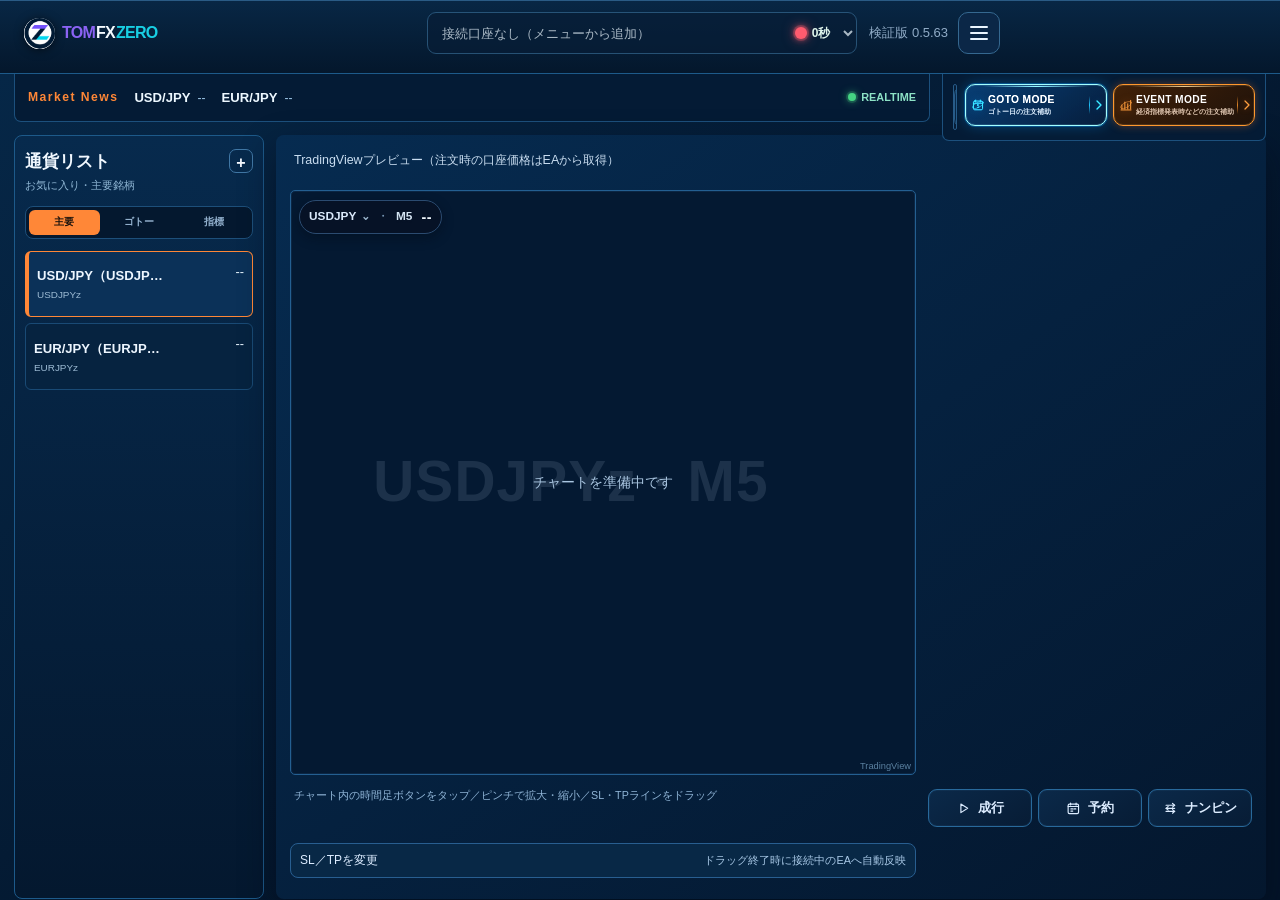
<file: index.html>
<!doctype html>
<html lang="ja">
<head>
  <meta charset="utf-8">
  <meta name="viewport" content="width=device-width, initial-scale=1, viewport-fit=cover">
<meta name="theme-color" content="#071a33">
  <meta name="application-name" content="TOM FX ZERO">
  <meta name="apple-mobile-web-app-capable" content="yes">
  <meta name="apple-mobile-web-app-status-bar-style" content="black-translucent">
  <meta name="apple-mobile-web-app-title" content="TOM FX ZERO">
  <meta name="description" content="デモMT4／MT5口座の手数料込み損益を確認するスマホ対応ツール">
  <title>TOM FX Zero｜手数料込み損益</title>
  <link rel="manifest" href="./manifest.webmanifest?v=0.5.63">
  <link rel="icon" href="icons/tom-fx-zero-v0.5.55.png?v=0.5.63" type="image/png">
  <link rel="apple-touch-icon" href="./icons/tom-fx-zero-apple-v0.5.55.png?v=0.5.63">
  <link rel="stylesheet" href="style.css?v=0.5.63">
  <link rel="stylesheet" href="mode-buttons.css?v=0.5.63">

  <style id="settings-tabs-style">
    /* 0.5.33: モード切替を横並び・低い高さへ固定 */
    .settings-tab-dialog{width:min(94vw,760px);max-width:760px;height:min(90dvh,720px);max-height:calc(100dvh - 24px);padding:0;overflow:hidden;display:flex;flex-direction:column}
    .settings-tab-dialog .menu-head{flex:0 0 auto}
    .settings-tabs{display:flex;flex:0 0 auto;gap:6px;overflow-x:auto;padding:10px 14px 8px;border-bottom:1px solid var(--theme-border,#245985);background:var(--theme-panel-2,#061a30);scrollbar-width:none;overscroll-behavior-x:contain}
    .settings-tabs::-webkit-scrollbar{display:none}
    .settings-tab{flex:0 0 auto;min-width:72px;min-height:40px;padding:7px 12px;border:1px solid var(--theme-border,#286293);border-radius:8px;background:var(--theme-panel,#082846);color:var(--theme-text,#e7f4ff);font-size:.78rem;font-weight:750;white-space:nowrap}
    .settings-tab:hover{border-color:var(--theme-accent,var(--orange,#ff8737))}
    .settings-tab.is-active{background:var(--theme-accent,var(--orange,#ff8737));border-color:var(--theme-accent,var(--orange,#ff8737));color:#21150d;box-shadow:0 0 14px color-mix(in srgb,var(--theme-accent,var(--orange,#ff8737)) 38%,transparent)}
    .settings-scroll{display:block!important;flex:1 1 auto;min-height:0;overflow-x:hidden;overflow-y:auto;padding:12px 14px 20px;background:linear-gradient(180deg,var(--theme-panel-2,#061a30),var(--theme-base,#04162d));overscroll-behavior:contain;-webkit-overflow-scrolling:touch}
    .settings-panel{display:grid;gap:9px;min-width:0}
    .settings-panel[hidden]{display:none!important}
    .settings-panel>.menu-item,.settings-panel>.menu-toggle,.settings-panel>.theme-settings,.settings-panel>.menu-test-note,.settings-panel>.menu-divider,.settings-panel>.vps-panel{width:100%;margin:0}
    .settings-panel>.menu-test-note{margin:0}
    .settings-panel>.menu-divider{margin:2px 0}
    .settings-panel>.vps-panel{margin:0}
    @media(max-width:600px){.settings-tab-dialog{width:calc(100vw - 20px);height:min(92dvh,760px);max-height:calc(100dvh - 14px)}.settings-tabs{padding-left:10px;padding-right:10px}.settings-scroll{padding:10px 10px 16px}}
  </style>

</head>
<body>
  <div id="toast" class="app-toast" role="status" aria-live="polite" aria-atomic="true" hidden></div>
  <header>
    <div class="header-row">
      <a class="brand brand-zero-core" href="./" aria-label="TOM FX ZERO ホーム">
        <span class="brand-zero-core-mark" aria-hidden="true"><img src="./icons/tom-fx-zero-v0.5.55.png?v=0.5.63" alt=""></span>
        <span class="brand-zero-core-name"><span class="brand-tom">TOM</span><span class="brand-fx">FX</span><span class="brand-zero">ZERO</span></span>
      </a>
      <div class="account-select-wrap">
        <select id="accountProfile" class="header-account" aria-label="取引口座"></select>
        <span id="accountConnectionStatus" class="account-connection-status" data-state="idle" aria-live="polite" aria-label="未接続 0秒">
          <span id="accountConnectionLamp" class="account-connection-lamp" aria-hidden="true"></span>
          <span id="accountConnectionAge">0秒</span>
        </span>
      </div>
      <div class="header-actions"><span class="version">検証版 0.5.63</span><button id="openMenu" class="menu-button" type="button" aria-label="設定を開く" aria-controls="menuDialog" aria-expanded="false"><span aria-hidden="true"></span><span aria-hidden="true"></span><span aria-hidden="true"></span></button></div>
    </div>
  </header>

  <main>
    <section id="homePage" class="app-page" data-app-page="home" aria-label="ホーム">
    <div class="connection-notice" id="connection" role="alert" hidden>オフラインです。最新データの取得や決済操作はできません。</div>
    <div class="trade-quickbar" aria-label="取引モードと口座残高">
      <div class="account-metrics" id="accountMetrics">
        <details class="equity-details balance-details" id="equityDetails">
          <summary class="balance-strip" id="balanceStrip" aria-label="残高と有効証拠金を切り替える"><span id="balanceLabel">残高</span><strong id="balanceValue">--</strong></summary>
          <div class="equity-body" aria-hidden="true"><div><span>現在の含み損益</span><strong id="equityFloatingValue">--</strong></div></div>
        </details>
      </div>
      <div class="mode-switch neon-mode-switch" role="tablist" aria-label="取引モード">
        <button id="modeGoto" type="button" class="mode-card mode-card-goto is-active" role="tab" aria-selected="true" aria-label="ゴトー日を表示：ゴトー日の注文補助">
          <span class="mode-button-icon" aria-hidden="true"><svg viewBox="0 0 24 24"><ellipse class="mode-icon-orbit" cx="12" cy="12" rx="10.3" ry="4.2" transform="rotate(-28 12 12)"/><rect x="4.2" y="5.2" width="15.6" height="15" rx="2.2"/><path d="M8 3.5v3.4M16 3.5v3.4M4.2 9h15.6"/><text x="12" y="17" text-anchor="middle">5</text></svg></span>
          <span class="mode-button-copy">
            <span class="mode-button-title"><span class="mode-button-title-en">GOTO MODE</span><span class="mode-button-title-short">GOTO</span></span>
            <span class="mode-button-subtitle">ゴトー日の注文補助</span>
          </span>
          <span class="mode-button-divider" aria-hidden="true"></span>
          <span class="mode-button-arrow" aria-hidden="true"><svg viewBox="0 0 24 24"><path d="m8 4 8 8-8 8"/></svg></span>
        </button>
        <button id="modeIndicator" type="button" class="mode-card mode-card-indicator" role="tab" aria-selected="false" aria-label="指標トレードを表示：経済指標発表時などの注文補助">
          <span class="mode-button-icon" aria-hidden="true"><svg viewBox="0 0 24 24"><ellipse class="mode-icon-orbit" cx="12" cy="12" rx="10.3" ry="4.2" transform="rotate(-28 12 12)"/><path d="M5 19V12M10 19V7M15 19V10M20 19V4M3.5 20.5h17"/></svg></span>
          <span class="mode-button-copy">
            <span class="mode-button-title"><span class="mode-button-title-en">EVENT MODE</span><span class="mode-button-title-short">EVENT</span></span>
            <span class="mode-button-subtitle">経済指標発表時などの注文補助</span>
          </span>
          <span class="mode-button-divider" aria-hidden="true"></span>
          <span class="mode-button-arrow" aria-hidden="true"><svg viewBox="0 0 24 24"><path d="m8 4 8 8-8 8"/></svg></span>
        </button>
      </div>
    </div>
    <div class="desktop-market-ticker" id="desktopMarketTicker" aria-label="市場概況">
      <span class="desktop-ticker-label">Market News</span><div id="desktopTickerItems" class="desktop-ticker-items"></div><span class="desktop-ticker-live"><i aria-hidden="true"></i> REALTIME</span>
    </div>
    <div id="gotoMode">
    <aside id="desktopWatchlistGoto" class="desktop-watchlist" aria-label="通貨リスト">
      <div class="desktop-watchlist-head"><div><strong>通貨リスト</strong><small>お気に入り・主要銘柄</small></div><span>+</span></div>
      <div class="desktop-watchlist-tabs" aria-hidden="true"><span class="is-active">主要</span><span>ゴトー</span><span>指標</span></div>
      <div id="desktopWatchlistRows" class="desktop-watchlist-rows"></div>
    </aside>
    <section class="market-panel" id="marketPanel" hidden aria-labelledby="marketTitle">
      <div class="market-head">
        <div><h2 id="marketTitle"><span id="marketSymbol">USDJPYz</span> チャート</h2><p id="marketQuote">EAから価格を受信すると表示します</p></div>
        <span class="market-live" id="marketLive">EA価格</span>
      </div>
      <div class="chart-toolbar"><div class="timeframes" aria-label="チャート時間足"><button type="button" data-timeframe="M1">M1</button><button type="button" data-timeframe="M5" class="is-active">M5</button><button type="button" data-timeframe="M15">M15</button><button type="button" data-timeframe="M30">M30</button><button type="button" data-timeframe="H1">H1</button><button type="button" data-timeframe="H4">H4</button><button type="button" data-timeframe="D1">D1</button><button type="button" data-timeframe="W1">W1</button><button type="button" data-timeframe="MN1">MN1</button></div><button id="resetMarketChart" class="chart-reset" type="button">初期位置</button></div>
      <div class="chart-wrap chart-wrap-trade" data-chart-surface="market"><canvas id="marketChart" role="img" aria-label="MT4／MT5ローソク足チャート"></canvas><div id="marketChartTradingView" class="tradingview-chart" role="img" aria-label="TradingView形式のMT4／MT5ローソク足チャート" hidden></div><div class="chart-watermark" id="marketChartWatermark" aria-hidden="true"></div><div class="chart-level-labels" id="marketChartLevelLabels" aria-hidden="true"></div><div class="chart-compact-meta" id="marketChartCompactMeta"><label class="chart-compact-symbol"><span id="tradeSymbolLabel" class="sr-only">ゴトー日 通貨ペア</span><span id="marketChartSymbolCompact">USDJPY</span><select id="tradeSymbol" aria-label="ゴトー日 通貨ペア"><option value="USDJPYz">ドル円（USDJPYz）</option><option value="EURJPYz">ユーロ円（EURJPYz）</option></select></label><span class="chart-compact-divider" aria-hidden="true">・</span><button class="chart-timeframe-tap" id="marketChartTimeframeTap" type="button" aria-label="ゴトーチャートの時間足を変更">M5</button><strong class="chart-compact-price" id="marketPrice">--</strong></div><div class="chart-timeframe-picker" id="marketChartTimeframePicker" role="menu" aria-label="ゴトーチャートの時間足一覧" hidden></div><div class="chart-empty" id="chartEmpty">チャートを準備中です</div><a class="chart-attribution" href="https://www.tradingview.com/" target="_blank" rel="noreferrer" aria-label="TradingView Lightweight Charts">TradingView</a></div><div class="chart-line-help" id="chartLineHelp">チャート内の時間足ボタンをタップ／ピンチで拡大・縮小／SL・TPラインをドラッグ</div>
      <div class="chart-level-action" id="chartLevelAction" hidden><span id="chartLevelText">SL／TPを変更</span><small>ドラッグ終了時に接続中のEAへ自動反映</small></div>
      <section class="goto-order-stage" id="gotoOrderStage" aria-live="polite">
        <section class="order-panel" id="marketOrderDetails" aria-label="成行注文">
          <div class="order-inline-trade" id="marketOrderControls">
            <button id="orderBuy" type="button" class="order-buy">BUY</button>
            <section class="order-common-settings" id="orderCommonSettings" aria-label="注文設定">
              <div class="order-fields">
                <label class="order-field order-field-volume">Lot<span class="step-input"><button type="button" class="stepper" data-step-input="orderVolume" data-step-direction="-1" aria-label="ロットを減らす">−</button><input id="orderVolume" type="number" inputmode="decimal" min="0.01" step="0.01" value="0.01"><button type="button" class="stepper" data-step-input="orderVolume" data-step-direction="1" aria-label="ロットを増やす">＋</button></span></label>
                <label class="order-field">SL<span class="step-input"><button type="button" class="stepper" data-step-input="orderStopLoss" data-step-direction="-1" aria-label="SLを減らす">−</button><input id="orderStopLoss" type="number" inputmode="decimal" min="0" step="0.1" placeholder="0"><button type="button" class="stepper" data-step-input="orderStopLoss" data-step-direction="1" aria-label="SLを増やす">＋</button></span></label>
                <label class="order-field">TP<span class="step-input"><button type="button" class="stepper" data-step-input="orderTakeProfit" data-step-direction="-1" aria-label="TPを減らす">−</button><input id="orderTakeProfit" type="number" inputmode="decimal" min="0" step="0.1" placeholder="0"><button type="button" class="stepper" data-step-input="orderTakeProfit" data-step-direction="1" aria-label="TPを増やす">＋</button></span></label>
              </div>
            </section>
            <button id="orderSell" type="button" class="order-sell">SELL</button>
          </div>
        </section>
        <section id="reserveDetails" class="reserve-panel order-independent-panel" hidden aria-label="予約注文">
          <div class="reserve-fields"><label class="time-select-field">予約時刻<div class="time-selects" aria-label="予約時刻"><select id="reserveHour" aria-label="予約時刻・時"></select><span>:</span><select id="reserveMinute" aria-label="予約時刻・分"></select><span>:</span><select id="reserveSecond" aria-label="予約時刻・秒"></select></div></label><input id="reserveLead" type="hidden" value="0"></div>
          <div class="order-inline-trade" id="reserveOrderControls"><button id="reserveBuy" type="button" class="order-buy">BUY</button><button id="reserveSell" type="button" class="order-sell">SELL</button></div>
          <button id="gotoReserveCancel" type="button" class="reserve-cancel" hidden>この銘柄の予約をキャンセル</button>
          <p id="gotoReserveStatus" class="small reserve-status" aria-live="polite"></p>
        </section>
        <section id="nanpinDetails" class="nanpin-panel order-independent-panel" hidden aria-label="ゴトー日ナンピン・自動建値">
          <div class="nanpin-body"><div class="nanpin-fields"><label class="nanpin-toggle"><span class="nanpin-toggle-copy"><strong>ゴトー日ナンピン</strong></span><input id="nanpinEnabled" type="checkbox" role="switch" aria-label="ゴトー日ナンピン"><span id="nanpinEnabledState" class="nanpin-state" aria-live="polite">OFF</span></label><label class="nanpin-toggle nanpin-be-toggle"><span class="nanpin-toggle-copy"><strong>自動建値（手数料込み）</strong><small>往復手数料を自動換算／発動後に加重平均へSL移動</small></span><input id="autoBeEnabled" type="checkbox" role="switch" aria-label="自動建値"><span id="autoBeEnabledState" class="nanpin-state" aria-live="polite">OFF</span></label><label>ナンピン幅（pips）<input id="nanpinWidth" type="number" min="0.1" step="0.1" value="5"></label><label>ナンピンLot<input id="nanpinLots" type="number" min="0.01" max="5" step="0.01" value="0.01"></label><label>ナンピン合計利確（pips）<input id="nanpinTakeProfit" type="number" min="0" step="0.1" value="2"></label><label>建値発動（pips）<input id="autoBeTriggerPips" type="number" min="0.1" step="0.1" value="1.5"></label><label>スプレッド補正<select id="autoBeSpreadMode" aria-label="自動建値のスプレッド補正"><option value="0">0（Exness ZERO）</option><option value="1">現在スプレッドを加算</option></select></label><label>安全余裕（pips）<input id="autoBeSafetyPips" type="number" min="0" step="0.1" value="0"></label></div><p class="small" id="nanpinStatus" aria-live="polite"></p></div>
        </section>
      </section>
      <div class="goto-order-tabs" role="tablist" aria-label="ゴトー日注文メニュー">
        <button type="button" class="is-active" data-goto-order-tab="market" role="tab" aria-selected="true"><span class="action-button-icon" aria-hidden="true"><svg viewBox="0 0 24 24"><path d="m8 5 11 7-11 7z"/></svg></span><span>成行</span></button>
        <button type="button" data-goto-order-tab="reserve" role="tab" aria-selected="false"><span class="action-button-icon" aria-hidden="true"><svg viewBox="0 0 24 24"><rect x="3.5" y="5" width="17" height="15.5" rx="2.2"/><path d="M7.5 3.5v3M16.5 3.5v3M3.5 9h17M8 13h3M13 13h3M8 16.5h3"/></svg></span><span>予約</span></button>
        <button type="button" data-goto-order-tab="nanpin" role="tab" aria-selected="false"><span class="action-button-icon" aria-hidden="true"><svg viewBox="0 0 24 24"><path d="M5 7h14M5 12h14M5 17h14"/><path d="m15.5 4 3.5 3-3.5 3M8.5 9 5 12l3.5 3M15.5 14l3.5 3-3.5 3"/></svg></span><span>ナンピン</span></button>
      </div>
      <div id="homeActionFooterSlot" aria-label="選択ポジションの決済"></div>

    </section>

    <div id="tradeManagement">
    <section class="hero">
      <div class="eyebrow">選択分の純損益 <span id="selected">0件</span></div>
      <div class="net" id="net" aria-live="polite"></div>
      <div class="selected-pips"><span>現在の合計pips</span><strong id="selectedPips">--</strong></div>
      <p id="netnote">現在価格での目安</p>
      <div class="breakdown">
        <div>売買損益<strong id="gross"></strong></div>
        <div title="残数量に対応する手数料">手数料<strong id="commission"></strong></div>
        <div title="スワップ・その他費用">スワップ等<strong id="other"></strong></div>
      </div>
    </section>

    <section class="quick-close" aria-labelledby="quickCloseTitle">
      <div class="quick-close-head">
        <div><h2 id="quickCloseTitle">一括決済</h2><p>口座内の対象ポジションをまとめて決済</p></div>
        <span>最優先操作</span>
      </div>
      <div class="quick-close-grid">
        <button type="button" class="close-all" data-quick-close="all"><strong>全決済</strong><small id="allCloseCount">0件</small></button>
        <button type="button" class="close-buy" data-quick-close="BUY"><strong>BUYのみ</strong><small id="buyCloseCount">0件</small></button>
        <button type="button" class="close-sell" data-quick-close="SELL"><strong>SELLのみ</strong><small id="sellCloseCount">0件</small></button>
      </div>
      <div class="quick-current-pnl"><span>現在の口座損益（手数料込み）</span><strong id="quickCurrentNet"></strong></div>
      <div class="quick-current-pips"><span>現在の合計pips</span><strong id="quickCurrentPips">--</strong></div>
      <p class="small quick-note">タップ後に対象件数と手数料込み純損益を確認してから実行します。</p>
    </section>

    <section class="positions">
      <div class="sectionhead">
        <h2>ポジション・予約注文 <span id="count"></span></h2>
        <label>銘柄 <select id="symbol"><option value="">すべて</option></select></label>
      </div>
      <div class="filters" aria-label="ポジションを選択">
        <button data-pick="all">表示分すべて</button><button data-pick="BUY">BUY</button><button data-pick="SELL">SELL</button><button data-pick="profit">純利益あり</button><button data-pick="loss">純損失あり</button><button data-pick="none">選択解除</button>
      </div>
      <div class="position-tools">
        <div><h3>選択ポジションのSL／TP</h3><p class="small">チェックしたポジションに、建値基準のpips距離で設定・変更します。0は解除です。</p></div>
        <div class="position-tool-fields"><label>SL（pips）<input id="selectedStopLoss" type="number" inputmode="decimal" min="0" step="0.1" placeholder="0＝解除"></label><label>TP（pips）<input id="selectedTakeProfit" type="number" inputmode="decimal" min="0" step="0.1" placeholder="0＝解除"></label></div>
        <button id="modifySelected" type="button">選択分のSL／TPを設定</button>
        <p class="small" id="modifyStatus" aria-live="polite"></p>
      </div>
      <div id="rows"></div>
      <p class="small">保有ポジションは行をタップして内訳を表示できます。予約注文は予約価格・ロット・TP／SL価格を表示します。</p>
    </section>

    <section class="history-dialog" id="historyDialog" aria-labelledby="historyTitle">
      <div class="sectionhead"><h2 id="historyTitle">取引履歴 <span id="historyCount">0件</span></h2><div class="history-dialog-actions"><strong class="history-total" id="historyTotal">--</strong></div></div>
      <p class="small" id="historyStatus">MT4／MT5から履歴を受信すると表示します。</p>
      <div id="historyRows"></div>
    </section>

    <details class="import">
      <summary>EAファイル・損益照合・ダウンロード</summary>
      <div class="import-body"><h2>MT4／MT5の手数料と照合する</h2>
      <p>専用EAが出力したJSONを読み込み、取得時点の損益を確認できます。読み込んだ情報はこのブラウザ内だけで処理します。</p>
      <label class="upload">MT4／MT5出力ファイルを選ぶ<input type="file" id="file" accept=".json,application/json"></label>
      <p class="small" id="timestamp"></p>
      <p id="message" role="status"></p>
      <details>
        <summary>計算方法・検証版の範囲</summary>
        <p>純損益＝売買損益＋スワップ＋履歴の手数料＋その他費用（すべて符号付き）。新規時に記録された往復手数料を使用し、決済手数料を追加で二重計上しません。現在の売買損益に含まれるスプレッドも再控除しません。</p>
        <p>一部決済後は新規時の費用を残数量に配分します。既に決済した部分の利益・費用はこの合計に含めません。これは取引全体の損益であり、決済時に口座残高へ新たに加算される額とは異なります。</p>
        <p>「履歴取得」は約定から手数料を取得できた状態です。ゼロ手数料、履歴不足、非対応履歴は未確認として扱います。口座単位の調整金などは含みません。</p>
    <p>接続キーを設定した専用EAから、デモ口座の最新ポジション、MT4／MT5価格チャートを暗号化通信で取得できます。リアルタイム連携中はデモ口座限定で決済・成行注文の指示を送信できます。実口座とコンテスト口座は常にロックされます。</p>
      </details>
      <div class="downloads">
        <a href="https://tom-fx-zero.ryuichi512.chatgpt.site/TOM_FX_Zero_FULL_v0.5.63_EVENT_LINE.zip" download>最新版フルコード・EA・VPS自動起動BAT・導入手順をダウンロード</a>
        <a href="https://tom-fx-zero.ryuichi512.chatgpt.site/README.txt">導入手順を読む</a>
      </div>
      </div>
    </details>
    </div>
    </div>
    <section id="indicatorMode" class="indicator-mode" hidden aria-labelledby="indicatorTitle">
      <aside id="desktopWatchlistIndicator" class="desktop-watchlist" aria-label="指標用通貨リスト">
        <div class="desktop-watchlist-head"><div><strong>通貨リスト</strong><small>指標トレード銘柄</small></div><span>+</span></div>
        <div class="desktop-watchlist-tabs" aria-hidden="true"><span>主要</span><span class="is-active">指標</span><span>全銘柄</span></div>
        <div id="desktopWatchlistIndicatorRows" class="desktop-watchlist-rows"></div>
      </aside>
      <section class="market-panel indicator-market-panel" id="indicatorMarketPanel" hidden aria-labelledby="indicatorMarketTitle">
        <div class="market-head">
          <div><h2 id="indicatorMarketTitle"><span id="indicatorMarketSymbol">USDJPYz</span> チャート</h2><p id="indicatorMarketQuote">選択した銘柄のMT4／MT5価格を表示します</p></div>
          <span class="market-live" id="indicatorMarketLive">EA価格</span>
        </div>
        <div class="chart-toolbar"><div class="timeframes" aria-label="指標チャート時間足"><button type="button" data-indicator-timeframe="M1">M1</button><button type="button" data-indicator-timeframe="M5" class="is-active">M5</button><button type="button" data-indicator-timeframe="M15">M15</button><button type="button" data-indicator-timeframe="M30">M30</button><button type="button" data-indicator-timeframe="H1">H1</button><button type="button" data-indicator-timeframe="H4">H4</button><button type="button" data-indicator-timeframe="D1">D1</button><button type="button" data-indicator-timeframe="W1">W1</button><button type="button" data-indicator-timeframe="MN1">MN1</button></div><button id="resetIndicatorChart" class="chart-reset" type="button">初期位置</button></div>
        <div class="chart-wrap chart-wrap-trade" data-chart-surface="indicator"><canvas id="indicatorMarketChart" role="img" aria-label="指標トレード用MT4／MT5ローソク足チャート"></canvas><div id="indicatorMarketChartTradingView" class="tradingview-chart" role="img" aria-label="TradingView形式の指標トレード用MT4／MT5ローソク足チャート" hidden></div><div class="chart-watermark" id="indicatorChartWatermark" aria-hidden="true"></div><div class="chart-level-labels" id="indicatorChartLevelLabels" aria-hidden="true"></div><div class="chart-compact-meta" id="indicatorChartCompactMeta"><label class="chart-compact-symbol"><span class="sr-only">指標 通貨ペア</span><span id="indicatorChartSymbolCompact">USDJPY</span><select id="indicatorSymbol" aria-label="指標 通貨ペア"><option value="USDJPYz">USDJPYz</option><option value="EURJPYz">EURJPYz</option><option value="XAUUSDz">XAUUSDz</option></select></label><span class="chart-compact-divider" aria-hidden="true">・</span><button class="chart-timeframe-tap" id="indicatorChartTimeframeTap" type="button" aria-label="指標チャートの時間足を変更">M5</button><strong class="chart-compact-price" id="indicatorMarketPrice">--</strong></div><div class="chart-timeframe-picker" id="indicatorChartTimeframePicker" role="menu" aria-label="指標チャートの時間足一覧" hidden></div><div class="chart-empty" id="indicatorChartEmpty">チャートを準備中です</div><a class="chart-attribution" href="https://www.tradingview.com/" target="_blank" rel="noreferrer" aria-label="TradingView Lightweight Charts">TradingView</a></div><div class="chart-line-help" id="indicatorChartLineHelp">チャート内の時間足ボタンをタップ／ピンチで拡大・縮小／SL・TPラインをドラッグ</div>
        <div class="chart-level-action" id="indicatorChartLevelAction" hidden><span id="indicatorChartLevelText">SL／TPを変更</span><small>ドラッグ終了時に接続中のEAへ自動反映</small></div>
      </section>
      <div id="indicatorOrderPanelSlot"><section id="indicatorOrderPanel" class="indicator-order-panel" aria-labelledby="indicatorOrderTitle"><h2 id="indicatorOrderTitle" class="sr-only">指標トレード注文</h2>
      <div class="indicator-entry-modes" role="radiogroup" aria-label="指標トレードのエントリーモード">
        <label><input type="radio" name="indicatorEntryMode" value="scheduled" checked><span><strong>時刻予約モード</strong><small>指定時刻に上下逆指値</small></span></label>
        <label><input type="radio" name="indicatorEntryMode" value="immediate"><span><strong>即時予約モード</strong><small>すぐ上下逆指値</small></span></label>
        <label><input type="radio" name="indicatorEntryMode" value="market"><span><strong>成行モード</strong><small>TP／SL付き両建て</small></span></label>
      </div>
      <div id="indicatorOrderStyle" class="indicator-order-style" role="tablist" aria-label="予約注文方式">
        <button type="button" class="is-active" data-indicator-order-style="trend" role="tab" aria-selected="true">順張り予約注文</button>
        <button type="button" data-indicator-order-style="reverse" role="tab" aria-selected="false">逆張り4ライン</button>
      </div>
      <div id="indicatorTrendSettings" class="indicator-fields">
        <label><span>ロット</span><span class="step-input"><button type="button" class="stepper" data-step-input="indicatorVolume" data-step-direction="-1" aria-label="ロットを減らす">−</button><input id="indicatorVolume" type="number" inputmode="decimal" min="0.01" step="0.01" value="0.10"><button type="button" class="stepper" data-step-input="indicatorVolume" data-step-direction="1" aria-label="ロットを増やす">＋</button></span></label>
        <label id="indicatorMarginField"><span>マージン（pips）</span><span class="step-input"><button type="button" class="stepper" data-step-input="indicatorMargin" data-step-direction="-1" aria-label="マージンを減らす">−</button><input id="indicatorMargin" type="number" inputmode="decimal" min="0.1" step="0.1" value="10"><button type="button" class="stepper" data-step-input="indicatorMargin" data-step-direction="1" aria-label="マージンを増やす">＋</button></span></label>
        <label><span>SL（pips）</span><span class="step-input"><button type="button" class="stepper" data-step-input="indicatorSL" data-step-direction="-1" aria-label="SLを減らす">−</button><input id="indicatorSL" type="number" inputmode="decimal" min="0" step="0.1" value="10"><button type="button" class="stepper" data-step-input="indicatorSL" data-step-direction="1" aria-label="SLを増やす">＋</button></span></label>
        <label><span>TP（pips）</span><span class="step-input"><button type="button" class="stepper" data-step-input="indicatorTP" data-step-direction="-1" aria-label="TPを減らす">−</button><input id="indicatorTP" type="number" inputmode="decimal" min="0" step="0.1" value="20"><button type="button" class="stepper" data-step-input="indicatorTP" data-step-direction="1" aria-label="TPを増やす">＋</button></span></label>
        <div class="indicator-time indicator-reserve-fields" id="indicatorTimeField"><label>注文日<input id="indicatorDate" type="date" aria-label="注文日"></label><label class="time-select-field">予約時刻<div class="time-selects" aria-label="予約時刻（時・分・秒）"><select id="indicatorHour" aria-label="予約時刻・時"></select><span>:</span><select id="indicatorMinute" aria-label="予約時刻・分"></select><span>:</span><select id="indicatorSecond" aria-label="予約時刻・秒"></select></div></label></div>
      </div>
      <section id="indicatorReverseSettings" class="indicator-reverse-settings" hidden aria-label="逆張り4ライン予約設定">
        <div class="reverse-fields">
          <label>内側距離（S1・B1）<span class="step-input"><button type="button" class="stepper" data-step-input="reverseInnerDistance" data-step-direction="-1" aria-label="内側距離を減らす">−</button><input id="reverseInnerDistance" type="number" inputmode="decimal" min="0.1" step="0.1" value="20"><button type="button" class="stepper" data-step-input="reverseInnerDistance" data-step-direction="1" aria-label="内側距離を増やす">＋</button></span><small>pips</small></label>
          <label>外側距離（S2・B2）<span class="step-input"><button type="button" class="stepper" data-step-input="reverseOuterDistance" data-step-direction="-1" aria-label="外側距離を減らす">−</button><input id="reverseOuterDistance" type="number" inputmode="decimal" min="0.1" step="0.1" value="40"><button type="button" class="stepper" data-step-input="reverseOuterDistance" data-step-direction="1" aria-label="外側距離を増やす">＋</button></span><small>pips</small></label>
          <label>内側ロット（S1・B1）<span class="step-input"><button type="button" class="stepper" data-step-input="reverseInnerLots" data-step-direction="-1" aria-label="内側ロットを減らす">−</button><input id="reverseInnerLots" type="number" inputmode="decimal" min="0.01" step="0.01" value="0.10"><button type="button" class="stepper" data-step-input="reverseInnerLots" data-step-direction="1" aria-label="内側ロットを増やす">＋</button></span><small>lot</small></label>
          <label>外側ロット（S2・B2）<span class="step-input"><button type="button" class="stepper" data-step-input="reverseOuterLots" data-step-direction="-1" aria-label="外側ロットを減らす">−</button><input id="reverseOuterLots" type="number" inputmode="decimal" min="0.01" step="0.01" value="0.20"><button type="button" class="stepper" data-step-input="reverseOuterLots" data-step-direction="1" aria-label="外側ロットを増やす">＋</button></span><small>lot</small></label>
        </div>
        <label class="reverse-individual-toggle"><span>個別ロット設定（S2 / S1 / B1 / B2）</span><input id="reverseIndividualLots" type="checkbox" role="switch" aria-label="個別ロット設定"></label>
        <div id="reverseIndividualLotFields" class="reverse-individual-fields" hidden>
          <label>S2 lot<span class="step-input"><button type="button" class="stepper" data-step-input="reverseLotS2" data-step-direction="-1" aria-label="S2ロットを減らす">−</button><input id="reverseLotS2" type="number" inputmode="decimal" min="0.01" step="0.01" value="0.20"><button type="button" class="stepper" data-step-input="reverseLotS2" data-step-direction="1" aria-label="S2ロットを増やす">＋</button></span></label><label>S1 lot<span class="step-input"><button type="button" class="stepper" data-step-input="reverseLotS1" data-step-direction="-1" aria-label="S1ロットを減らす">−</button><input id="reverseLotS1" type="number" inputmode="decimal" min="0.01" step="0.01" value="0.10"><button type="button" class="stepper" data-step-input="reverseLotS1" data-step-direction="1" aria-label="S1ロットを増やす">＋</button></span></label><label>B1 lot<span class="step-input"><button type="button" class="stepper" data-step-input="reverseLotB1" data-step-direction="-1" aria-label="B1ロットを減らす">−</button><input id="reverseLotB1" type="number" inputmode="decimal" min="0.01" step="0.01" value="0.10"><button type="button" class="stepper" data-step-input="reverseLotB1" data-step-direction="1" aria-label="B1ロットを増やす">＋</button></span></label><label>B2 lot<span class="step-input"><button type="button" class="stepper" data-step-input="reverseLotB2" data-step-direction="-1" aria-label="B2ロットを減らす">−</button><input id="reverseLotB2" type="number" inputmode="decimal" min="0.01" step="0.01" value="0.20"><button type="button" class="stepper" data-step-input="reverseLotB2" data-step-direction="1" aria-label="B2ロットを増やす">＋</button></span></label>
        </div>
        <div class="reverse-fields reverse-tp-sl">
          <label>利確幅（TP）<span class="step-input"><button type="button" class="stepper" data-step-input="reverseTP" data-step-direction="-1" aria-label="TPを減らす">−</button><input id="reverseTP" type="number" inputmode="decimal" min="0" step="0.1" value="15"><button type="button" class="stepper" data-step-input="reverseTP" data-step-direction="1" aria-label="TPを増やす">＋</button></span><small>pips</small></label>
          <label>損切幅（SL）<span class="step-input"><button type="button" class="stepper" data-step-input="reverseSL" data-step-direction="-1" aria-label="SLを減らす">−</button><input id="reverseSL" type="number" inputmode="decimal" min="0" step="0.1" value="20"><button type="button" class="stepper" data-step-input="reverseSL" data-step-direction="1" aria-label="SLを増やす">＋</button></span><small>pips</small></label>
        </div>
        <div class="reverse-schedule" id="reverseTimeField"><label class="time-select-field">予約時刻<div class="time-selects" aria-label="逆張り4ライン予約時刻（時・分・秒）"><select id="reverseHour" aria-label="逆張り予約時刻・時"></select><span>:</span><select id="reverseMinute" aria-label="逆張り予約時刻・分"></select><span>:</span><select id="reverseSecond" aria-label="逆張り予約時刻・秒"></select></div></label></div>
        <p class="reverse-note">S2／S1／B1／B2を同一サイクルで管理します。</p>
        <button id="reverseReserve" type="button" class="primary">4ライン予約注文を設定</button>
        <p class="small" id="reverseStatus" aria-live="polite"></p>
      </section>
      <button id="indicatorReserve" type="button" class="primary">上下逆指値を予約</button>
      <button id="indicatorCancel" type="button" class="indicator-cancel">この銘柄の指標注文をキャンセル</button>
      <p class="small" id="indicatorStatus" aria-live="polite">未予約</p>
      </section>
      </div>
    </section>
    </section>

    <section id="symbolsPage" class="app-page page-panel" data-app-page="symbols" hidden aria-labelledby="symbolsPageTitle">
      <div class="page-title-row"><div><h2 id="symbolsPageTitle">通貨リスト</h2><p>EA価格のある銘柄は実チャート・注文に使用できます。TradingViewは表示専用です。</p></div><span id="currencyListStatus" class="page-status">EA価格</span></div>
      <div class="currency-list-tools"><label for="currencySearch">銘柄を検索<input id="currencySearch" type="search" placeholder="例：USDJPY / GBP / ゴールド" autocomplete="off" enterkeyhint="search"></label><span>EA価格＝実チャート・注文可／TV＝表示専用</span></div>
      <div id="currencyRows" class="currency-list"></div>
      <section id="tradingViewPreview" class="tradingview-preview" hidden aria-labelledby="tradingViewPreviewTitle">
        <div class="tradingview-preview-head"><div><h3 id="tradingViewPreviewTitle">TradingViewプレビュー</h3><p id="tradingViewPreviewSymbol">銘柄を選択してください</p></div><span>表示用</span></div>
        <div id="tradingViewPreviewFrame" class="tradingview-preview-frame"></div>
        <p class="small">このチャートは確認用の市場表示です。注文にはEA価格が必要です。EAパラメータの「配信・取引銘柄」に追加すると、口座価格・実チャート・注文の対象になります。</p>
      </section>
    </section>

    <section id="positionsPage" class="app-page" data-app-page="positions" hidden aria-labelledby="positionsPageTitle">
      <div class="page-title-row positions-page-title"><div><h2 id="positionsPageTitle">ポジション</h2><p>保有ポジション・予約注文と決済操作</p></div></div>
    </section>

    <section id="historyPage" class="app-page" data-app-page="history" hidden aria-labelledby="historyPageTitle">
      <h2 id="historyPageTitle" class="sr-only">取引履歴</h2>
    </section>

    <section id="calendarPage" class="app-page page-panel" data-app-page="calendar" hidden aria-labelledby="calendarPageTitle">
      <div class="page-title-row"><div><h2 id="calendarPageTitle">損益カレンダー</h2><p>決済履歴を日別に集計します。</p></div><label class="calendar-scope-label">集計<select id="calendarScope"><option value="active">選択中の口座</option><option value="all">全口座トータル</option></select></label></div>
      <div class="calendar-controls"><label>表示月<input id="calendarMonth" type="month"></label><div id="calendarSummary" class="calendar-summary">--</div></div>
      <div class="pnl-calendar-weekdays" aria-hidden="true"><span>日</span><span>月</span><span>火</span><span>水</span><span>木</span><span>金</span><span>土</span></div>
      <div id="pnlCalendarGrid" class="pnl-calendar-grid" aria-live="polite"></div>
    </section>
  </main>

  <dialog id="calendarDayDialog" class="calendar-day-dialog" aria-labelledby="calendarDayTitle">
    <div class="sectionhead"><div><h2 id="calendarDayTitle">日別詳細</h2><p id="calendarDaySummary" class="small"></p></div><button id="closeCalendarDay" class="dialog-close" type="button" aria-label="日別詳細を閉じる">×</button></div>
    <div id="calendarDayRows" class="calendar-day-rows"></div>
  </dialog>

  <div id="actionFooterDock" aria-hidden="true"></div>
  <footer id="actionFooter" hidden>
    <div class="action-footer-summary"><span id="bottomPositionStatus" class="action-footer-status">保有ポジション 0件</span><span>選択分の純損益</span><strong id="bottomNet"></strong></div>
    <div class="footer-close-actions">
      <button id="close">選択分を一括決済</button>
    </div>
  </footer>

  <nav id="bottomNav" class="bottom-nav" aria-label="メインメニュー">
    <button type="button" data-app-nav="symbols"><span class="nav-icon" aria-hidden="true"><svg viewBox="0 0 24 24"><path d="M5 5h14M5 12h14M5 19h14"/><circle cx="3" cy="5" r=".8"/><circle cx="3" cy="12" r=".8"/><circle cx="3" cy="19" r=".8"/></svg></span><span>通貨リスト</span></button>
    <button type="button" data-app-nav="positions"><span class="nav-icon" aria-hidden="true"><svg viewBox="0 0 24 24"><circle cx="12" cy="12" r="8.5"/><circle cx="12" cy="12" r="4.2"/></svg></span><span>ポジション</span></button>
    <button type="button" data-app-nav="home" class="is-active"><span class="nav-icon" aria-hidden="true"><svg viewBox="0 0 24 24"><path d="m4 11 8-7 8 7v9H4z"/><path d="M9.5 20v-5h5v5"/></svg></span><span>ホーム</span></button>
    <button type="button" data-app-nav="history"><span class="nav-icon" aria-hidden="true"><svg viewBox="0 0 24 24"><rect x="5" y="3.5" width="14" height="17" rx="1.5"/><path d="M8.5 8h7M8.5 12h7M8.5 16h5"/></svg></span><span>取引履歴</span></button>
    <button type="button" data-app-nav="calendar"><span class="nav-icon" aria-hidden="true"><svg viewBox="0 0 24 24"><rect x="3.5" y="5" width="17" height="15.5" rx="2.2"/><path d="M7.5 3.5v3M16.5 3.5v3M3.5 9h17M8 13h3M13 13h3M8 16.5h3M13 16.5h3"/></svg></span><span>損益カレンダー</span></button>
  </nav>

  <dialog id="menuDialog" class="menu-dialog settings-tab-dialog" aria-labelledby="menuTitle">
    <div class="menu-head"><div><h2 id="menuTitle">設定</h2><p>取引・チャート・接続・表示・管理</p></div><button id="closeMenu" class="dialog-close" type="button" aria-label="設定を閉じる">×</button></div>
    <nav class="settings-tabs" role="tablist" aria-label="設定カテゴリ">
      <button id="settingsTabTrade" class="settings-tab is-active" type="button" role="tab" data-settings-tab="trade" aria-controls="settingsPanelTrade" aria-selected="true">取引</button>
      <button id="settingsTabChart" class="settings-tab" type="button" role="tab" data-settings-tab="chart" aria-controls="settingsPanelChart" aria-selected="false" tabindex="-1">チャート</button>
      <button id="settingsTabConnection" class="settings-tab" type="button" role="tab" data-settings-tab="connection" aria-controls="settingsPanelConnection" aria-selected="false" tabindex="-1">接続</button>
      <button id="settingsTabAccount" class="settings-tab" type="button" role="tab" data-settings-tab="account" aria-controls="settingsPanelAccount" aria-selected="false" tabindex="-1">口座</button>
      <button id="settingsTabDisplay" class="settings-tab" type="button" role="tab" data-settings-tab="display" aria-controls="settingsPanelDisplay" aria-selected="false" tabindex="-1">表示</button>
      <button id="settingsTabSystem" class="settings-tab" type="button" role="tab" data-settings-tab="system" aria-controls="settingsPanelSystem" aria-selected="false" tabindex="-1">システム</button>
    </nav>
    <div class="menu-actions settings-scroll" id="settingsContent">
      <section id="settingsPanelTrade" class="settings-panel" data-settings-panel="trade" role="tabpanel" aria-labelledby="settingsTabTrade">
        <button id="openLotCalculator" type="button" class="menu-item"><span>ロット計算ツール</span><small>注文・ナンピン・指標へ反映</small></button>
        <details class="indicator-presets settings-indicator-presets" id="indicatorPresetDetails">
          <summary><span><strong id="indicatorPresetTitle">指標プリセット</strong><small>指標モードの銘柄・ロット・距離・SL／TP・方式・予約時刻を保存</small></span><b>開く</b></summary>
          <div class="indicator-preset-body">
            <label><span>保存先プリセット</span><select id="indicatorPreset" aria-label="指標プリセット"></select></label>
            <div class="indicator-preset-config" aria-label="指標プリセット設定">
              <label><span>銘柄</span><select id="indicatorPresetSymbol" aria-label="プリセット銘柄"><option value="USDJPYz">USDJPYz</option><option value="EURJPYz">EURJPYz</option><option value="XAUUSDz">XAUUSDz</option></select></label>
              <label><span>注文モード</span><select id="indicatorPresetEntryMode" aria-label="プリセット注文モード"><option value="scheduled">予約</option><option value="immediate">即時</option><option value="market">成行</option></select></label>
              <label><span>方式</span><select id="indicatorPresetOrderStyle" aria-label="プリセット注文方式"><option value="trend">順張り</option><option value="reverse">逆張り4ライン</option></select></label>
              <label><span>ロット</span><input id="indicatorPresetVolume" type="number" inputmode="decimal" min="0.01" step="0.01" value="0.10"></label>
              <label><span>Margin（距離）</span><input id="indicatorPresetMargin" type="number" inputmode="decimal" min="0.1" step="0.1" value="10"></label>
              <label><span>SL（pips）</span><input id="indicatorPresetSL" type="number" inputmode="decimal" min="0" step="0.1" value="10"></label>
              <label><span>TP（pips）</span><input id="indicatorPresetTP" type="number" inputmode="decimal" min="0" step="0.1" value="20"></label>
              <label class="indicator-preset-time-field"><span>予約時刻</span><div class="indicator-preset-time-selects" aria-label="プリセット予約時刻（時・分・秒）"><select id="indicatorPresetHour" aria-label="プリセット予約時刻・時"></select><b>:</b><select id="indicatorPresetMinute" aria-label="プリセット予約時刻・分"></select><b>:</b><select id="indicatorPresetSecond" aria-label="プリセット予約時刻・秒"></select></div></label>
            </div>
            <div id="indicatorPresetReverseFields" class="indicator-preset-reverse-fields" hidden>
              <label><span>内側距離（S1・B1）</span><input id="indicatorPresetReverseInnerDistance" type="number" inputmode="decimal" min="0.1" step="0.1" value="20"></label>
              <label><span>外側距離（S2・B2）</span><input id="indicatorPresetReverseOuterDistance" type="number" inputmode="decimal" min="0.1" step="0.1" value="40"></label>
              <label><span>内側ロット（S1・B1）</span><input id="indicatorPresetReverseInnerLots" type="number" inputmode="decimal" min="0.01" step="0.01" value="0.10"></label>
              <label><span>外側ロット（S2・B2）</span><input id="indicatorPresetReverseOuterLots" type="number" inputmode="decimal" min="0.01" step="0.01" value="0.20"></label>
              <label><span>逆張りTP（pips）</span><input id="indicatorPresetReverseTP" type="number" inputmode="decimal" min="0" step="0.1" value="15"></label>
              <label><span>逆張りSL（pips）</span><input id="indicatorPresetReverseSL" type="number" inputmode="decimal" min="0" step="0.1" value="20"></label>
            </div>
            <div class="indicator-preset-actions"><button id="indicatorPresetSave" type="button">保存／更新</button><button id="indicatorPresetDuplicate" type="button">複製</button><button id="indicatorPresetDelete" type="button">削除</button></div>
            <p id="indicatorPresetStatus" class="small" aria-live="polite">入力した銘柄・ロット・距離・SL／TP・方式・予約時刻を保存できます。</p>
          </div>
        </details>
      </section>
      <section id="settingsPanelChart" class="settings-panel" data-settings-panel="chart" role="tabpanel" aria-labelledby="settingsTabChart" hidden>
        <button id="openChartSettings" type="button" class="menu-item"><span>チャート設定</span><small>表示本数・初期位置</small></button>
      </section>
      <section id="settingsPanelConnection" class="settings-panel" data-settings-panel="connection" role="tabpanel" aria-labelledby="settingsTabConnection" hidden>
        <button id="openSync" type="button" class="menu-item"><span>接続設定</span><small>MT4／MT5 EA・接続キー</small></button>
      </section>
      <section id="settingsPanelAccount" class="settings-panel" data-settings-panel="account" role="tabpanel" aria-labelledby="settingsTabAccount" hidden>
        <button id="manageProfiles" type="button" class="menu-item"><span>口座を管理</span><small>接続口座を追加・切替</small></button>
      </section>
      <section id="settingsPanelDisplay" class="settings-panel" data-settings-panel="display" role="tabpanel" aria-labelledby="settingsTabDisplay" hidden>
        <details class="theme-settings"><summary><span>テーマ</span><small>表示カラーを切替</small></summary><div class="theme-options" role="radiogroup" aria-label="テーマ選択"><button type="button" data-theme-choice="default" aria-pressed="true">標準ネイビー</button><button type="button" data-theme-choice="graphite" aria-pressed="false">グラファイト</button><button type="button" data-theme-choice="emerald" aria-pressed="false">エメラルド</button><button type="button" data-theme-choice="violet" aria-pressed="false">バイオレット</button></div></details>
        <label class="menu-toggle"><input id="balanceVisibilitySetting" type="checkbox"><span><strong>残高を非表示</strong><small>ホーム上の残高・有効証拠金を伏せて表示します。</small></span></label>
        <label class="menu-toggle"><input id="closeNoConfirmSetting" type="checkbox"><span><strong>ワンクリック決済</strong><small>選択分の一括決済で確認画面を表示しません。</small></span></label>
      </section>
      <section id="settingsPanelSystem" class="settings-panel" data-settings-panel="system" role="tabpanel" aria-labelledby="settingsTabSystem" hidden>
        <label class="menu-toggle weekend-btc-test"><input id="weekendBtcTest" type="checkbox"><span><strong>週末BTCテストを有効化</strong><small>BTCUSDはデモ口座でのみテストできます。最新EAでは許可が初期ONです（旧EAはEA設定をONにして再接続）。</small></span></label>
        <p class="market-test-note menu-test-note" id="marketTestNote" hidden>BTC週末テスト中です。ゴトー日・ナンピンの本番運用とは分離され、ナンピン自動注文の対象にはなりません。</p>
        <div class="menu-divider"></div>
        <section class="vps-panel" id="vpsPanel" aria-labelledby="vpsTitle">
          <div class="vps-head"><div><h2 id="vpsTitle">Windows VPS管理</h2><p>VPS上の専用エージェントへ再起動を指示します。MT4／MT5とEAは停止し、約30秒後にWindowsを再起動します。</p></div><span>デモ接続時のみ</span></div>
          <button id="restartVps" type="button" class="vps-restart" disabled>VPSを再起動</button>
          <p class="small" id="vpsStatus" role="status">MT4／MT5デモ接続後に操作できます。先にダウンロードしたBATでVPS側の設定を行ってください。</p>
        </section>
        <button id="reset" type="button" class="menu-item menu-item-muted">サンプルに戻す</button>
      </section>
    </div>
  </dialog>

  <dialog id="lotCalculatorDialog" class="lot-calculator-dialog" aria-labelledby="lotCalculatorTitle">
    <div class="sectionhead"><div><h2 id="lotCalculatorTitle">ロット計算ツール</h2><p>選択中の口座残高とリスク率から、SL幅に応じたロットを自動計算します。</p></div><button id="closeLotCalculator" class="dialog-close" type="button" aria-label="ロット計算ツールを閉じる">×</button></div>
    <div class="lot-calculator-fields"><label class="lot-reference-field">口座残高（自動参照）<input id="lotAccountBalance" type="text" value="--" readonly></label><label>リスク率（%）<select id="lotRiskPercent"><option value="0.5">0.5%</option><option value="1">1%</option><option value="2" selected>2%</option><option value="3">3%</option><option value="5">5%</option><option value="8">8%</option><option value="10">10%</option></select></label><label>許容損失額（自動）<input id="lotRiskAmount" type="text" value="--" readonly></label><label>SL幅（pips）<input id="lotStopPips" type="number" inputmode="decimal" min="0.1" step="0.1" value="10"></label><label>1lot・1pip（円）<input id="lotPipValue" type="number" inputmode="decimal" min="0.01" step="1" value="1000"></label></div>
    <div class="lot-calculator-result"><span>推奨ロット</span><strong id="lotCalculatorResult">--</strong><small id="lotCalculatorStatus">口座残高 × リスク率 ÷（SL幅 × 1lot・1pip）で計算します。リスク率を選ぶと自動更新します。</small></div>
    <button id="applyLotCalculator" type="button" class="primary">注文・ナンピン・指標ロットへ反映</button>
  </dialog>

  <dialog id="chartSettingsDialog" class="chart-settings-dialog" aria-labelledby="chartSettingsTitle">
    <div class="sectionhead"><div><h2 id="chartSettingsTitle">チャート設定</h2><p>ローソク足の表示本数を変更できます。</p></div></div>
    <label class="chart-setting-field">表示本数<select id="chartBarsSetting"><option value="max">最大（EA受信分すべて）</option><option value="60">60本</option><option value="120">120本</option><option value="180">180本</option></select></label>
    <p class="small" id="chartBarsStatus">EAから受信済みのローソク足の範囲内で表示します。</p>
    <button id="resetChartView" type="button">チャート位置を初期化</button>
    <button id="closeChartSettings" class="dialog-close" type="button" aria-label="チャート設定を閉じる">×</button>
  </dialog>

  <dialog id="confirm">
    <h2 id="confirmTitle">サンプル決済</h2>
    <p id="confirmText"></p>
    <div class="confirm-live-pnl"><span id="confirmLiveLabel">現在の損益</span><strong id="confirmLiveNet">--</strong></div>
    <p class="small" id="confirmNote">実際の注文は送信されません。</p>
    <div class="dialogActions"><button id="cancel">戻る</button><button class="primary" id="execute">サンプルを決済</button></div>
  </dialog>

  <dialog id="orderConfirm">
    <h2 id="orderConfirmTitle">デモ成行注文</h2>
    <p id="orderConfirmText"></p>
    <p class="small" id="orderConfirmNote">MT4／MT5側で価格と注文条件を再確認してから発注します。</p>
    <div class="dialogActions"><button id="orderCancel">戻る</button><button class="primary" id="orderExecute">注文指示を送信</button></div>
  </dialog>

  <dialog id="modifyConfirm">
    <h2>SL／TPを設定・変更</h2>
    <p id="modifyConfirmText"></p>
    <p class="small">0 pipsにすると、その側の設定を解除します。設定後は次のMT4／MT5更新で現在値へ反映されます。</p>
    <div class="dialogActions"><button id="modifyCancel">戻る</button><button class="primary" id="modifyExecute">設定を送信</button></div>
  </dialog>

  <dialog id="vpsRestartConfirm">
    <h2>VPSを再起動しますか？</h2>
    <p id="vpsRestartConfirmText">Windows VPSを再起動します。MT4／MT5とEAは一時停止します。</p>
    <p class="small">VPS側に「VPS自動起動セットアップ.bat」を実行済みで、Windows自動ログオンが設定済みの場合、再起動後にMT4／MT5とEAが自動起動します。ブローカー側のTP／SLは通常そのまま残ります。</p>
    <div class="dialogActions"><button id="vpsRestartCancel">戻る</button><button class="primary" id="vpsRestartExecute">再起動を指示</button></div>
  </dialog>

  <dialog id="installGuide">
    <h2>PWAの追加方法</h2>
    <p>Chromeがまだインストール画面を表示できない場合は、次の順で準備してください。</p>
    <ol class="install-steps">
      <li>以前追加したTOM FX ZEROのショートカットをホーム画面から削除</li>
      <li>このページをChromeで再読み込み</li>
      <li>画面を一度タップして30秒ほど開いたままにする</li>
      <li>「アプリとして追加」をタップ</li>
    </ol>
    <p class="small">Chromeメニューが「ホーム画面へ追加」だけの場合も、再読み込み後にもう一度確認してください。</p>
    <button id="closeInstallGuide" class="dialog-close" type="button" aria-label="PWA追加方法を閉じる">×</button>
  </dialog>

  <dialog id="syncDialog">
    <h2>MT4／MT5リアルタイム接続</h2>
    <p id="connectionDialogIntro">検証版では登録済みのデモ口座だけ送信できます。接続キー.txtをスマホへ送らなくても、EAに表示される6桁コードだけで接続できます。</p>
    <div class="pairing-box">
      <h3>6桁コードでかんたん接続</h3>
      <p>新規EAはチャートに表示されたコード、既存EAはチャートの「スマホ再接続」を押して表示されたコードを入力します。接続キー.txtの保存・LINE送信・ファイル読み込みは不要です。</p>
      <div class="pairing-row"><input id="pairingCode" type="text" inputmode="numeric" pattern="[0-9]*" maxlength="6" placeholder="EAに表示された6桁コード"><button id="claimPairing" type="button" class="primary">6桁で接続</button></div>
      <div class="pairing-row add-device-row"><button id="addDevice" type="button">端末を追加（1台目）</button><strong id="addDeviceCode" aria-live="polite"></strong></div>
      <p class="small" id="pairingMessage" role="status">MT4／MT5コードは10分、端末追加コードは5分有効です。</p>
    </div>
    <label class="connection-key-label" for="connectionKey">接続キー</label>
    <div class="connection-key-row">
      <input id="connectionKey" type="text" readonly autocomplete="off" spellcheck="false" placeholder="未作成">
      <button id="copyConnection" type="button" disabled>コピー</button>
    </div>
    <div class="connection-actions">
      <button id="createConnection" type="button" class="primary">接続キーを作成</button>
      <button id="downloadConnection" type="button" disabled>接続キー.txtを保存</button>
      <button id="removeConnection" type="button" hidden>接続を解除</button>
    </div>
    <p class="small" id="syncMessage" role="status">接続後、約1秒ごとに手数料込み損益が更新されます。</p>
    <button id="closeSyncDialog" class="dialog-close" type="button" aria-label="接続設定を閉じる">×</button>
  </dialog>

  <dialog id="profileDialog" class="profile-dialog" aria-labelledby="profileDialogTitle">
    <h2 id="profileDialogTitle">接続口座を管理</h2>
    <p>接続済み・接続履歴のある口座だけを上部の口座切替へ表示します。未接続の仮枠は非表示です。不要な口座は一覧を長押しして削除できます。</p>
    <div id="profileRows" class="profile-rows"></div>
    <button id="closeProfileDialog" class="dialog-close" type="button" aria-label="口座管理を閉じる">×</button>
  </dialog>

  <script src="calc.js?v=0.5.63"></script>
  <script src="lightweight-charts.standalone.production.js?v=0.5.63"></script>
  <script src="app.js?v=0.5.63"></script>
  <script src="pwa.js?v=0.5.64"></script>

  <script>
    (() => {
      const dialog = document.getElementById('menuDialog');
      if (!dialog) return;
      const tabs = [...dialog.querySelectorAll('[data-settings-tab]')];
      const panels = [...dialog.querySelectorAll('[data-settings-panel]')];
      if (!tabs.length || !panels.length) return;

      const selectTab = (name, focus = false) => {
        tabs.forEach((tab) => {
          const active = tab.dataset.settingsTab === name;
          tab.classList.toggle('is-active', active);
          tab.setAttribute('aria-selected', active ? 'true' : 'false');
          tab.tabIndex = active ? 0 : -1;
        });
        panels.forEach((panel) => {
          const active = panel.dataset.settingsPanel === name;
          panel.hidden = !active;
          panel.setAttribute('aria-hidden', active ? 'false' : 'true');
        });
        if (focus) tabs.find((tab) => tab.dataset.settingsTab === name)?.focus();
      };

      tabs.forEach((tab, index) => {
        tab.addEventListener('click', () => selectTab(tab.dataset.settingsTab));
        tab.addEventListener('keydown', (event) => {
          let nextIndex = index;
          if (event.key === 'ArrowRight') nextIndex = (index + 1) % tabs.length;
          if (event.key === 'ArrowLeft') nextIndex = (index - 1 + tabs.length) % tabs.length;
          if (event.key === 'Home') nextIndex = 0;
          if (event.key === 'End') nextIndex = tabs.length - 1;
          if (nextIndex === index) return;
          event.preventDefault();
          selectTab(tabs[nextIndex].dataset.settingsTab, true);
        });
      });

      document.getElementById('openMenu')?.addEventListener('click', () => {
        const selected = tabs.find((tab) => tab.getAttribute('aria-selected') === 'true') || tabs[0];
        selectTab(selected.dataset.settingsTab);
      });
      selectTab(tabs[0].dataset.settingsTab);
    })();
  </script>
</body>
</html>
</file>
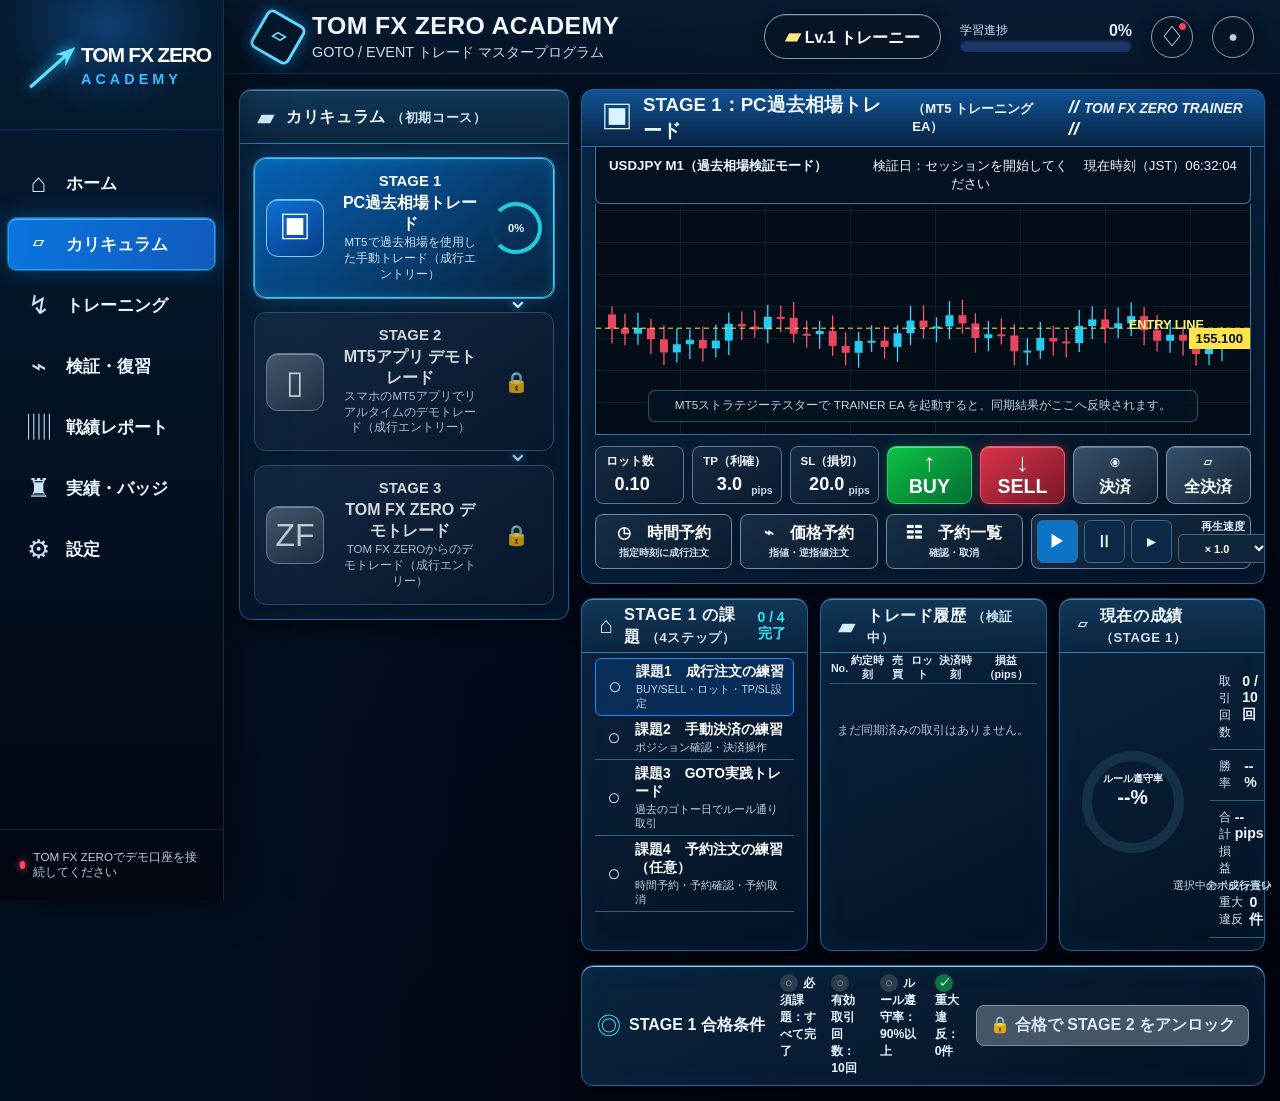
<file: academy.html>
<!doctype html>
<html lang="ja">
<head>
  <meta charset="utf-8">
  <meta name="viewport" content="width=device-width, initial-scale=1, viewport-fit=cover">
  <meta name="theme-color" content="#020b18">
  <meta name="description" content="TOM FX ZERO ACADEMY - GOTO / EVENT トレード マスタープログラム">
  <title>TOM FX ZERO ACADEMY</title>
  <link rel="stylesheet" href="./academy.css?v=1.0.0">
  <link rel="stylesheet" href="./academy-dialog.css?v=1.0.0">
</head>
<body class="academy-body">
  <div class="academy-app" id="academyApp">
    <aside class="academy-sidebar" aria-label="ACADEMY メニュー">
      <a class="academy-brand" href="./" aria-label="TOM FX ZEROへ戻る">
        <span class="academy-brand-mark" aria-hidden="true">↗</span>
        <span><b>TOM FX ZERO</b><em>ACADEMY</em></span>
      </a>
      <nav class="academy-nav" id="academyNav">
        <button type="button" data-view="home"><span>⌂</span>ホーム</button>
        <button type="button" class="is-active" data-view="curriculum"><span>▱</span>カリキュラム</button>
        <button type="button" data-view="training"><span>↯</span>トレーニング</button>
        <button type="button" data-view="review"><span>⌁</span>検証・復習</button>
        <button type="button" data-view="report"><span>▥</span>戦績レポート</button>
        <button type="button" data-view="badges"><span>♜</span>実績・バッジ</button>
        <button type="button" data-view="settings"><span>⚙</span>設定</button>
      </nav>
      <div class="academy-sidebar-foot">
        <span class="status-dot" id="connectionDot"></span>
        <span id="connectionText">接続キーを確認中</span>
      </div>
    </aside>

    <main class="academy-main">
      <header class="academy-topbar">
        <div class="academy-title">
          <span class="academy-cap" aria-hidden="true">▱</span>
          <div><h1>TOM FX ZERO ACADEMY</h1><p>GOTO / EVENT トレード マスタープログラム</p></div>
        </div>
        <div class="academy-top-actions">
          <button class="level-chip" type="button" id="levelChip"><span>▰</span> Lv.1 トレーニー</button>
          <div class="learning-progress" aria-label="学習進捗"><span>学習進捗</span><b id="overallProgress">0%</b><i><em id="overallProgressBar" style="width:0%"></em></i></div>
          <button class="icon-round" type="button" id="academyNotice" aria-label="通知">♢<sup></sup></button>
          <button class="icon-round profile" type="button" id="academyProfile" aria-label="アカウント">●</button>
        </div>
      </header>

      <section class="academy-content" id="academyContent">
        <section class="stage-column panel" aria-labelledby="stageListTitle">
          <div class="panel-title"><span>▰</span><h2 id="stageListTitle">カリキュラム <small>（初期コース）</small></h2></div>
          <div class="stage-list" id="stageList" aria-live="polite"></div>
        </section>

        <section class="trainer-column">
          <section class="trainer-panel panel">
            <div class="trainer-head">
              <div><span class="trainer-screen-icon">▣</span><h2 id="activeStageTitle">STAGE 1：PC過去相場トレード</h2><b id="activeStageSub">（MT5 トレーニングEA）</b></div>
              <div class="trainer-wordmark">// <strong>TOM FX ZERO TRAINER</strong> //</div>
            </div>
            <div class="training-meta"><b id="metaSymbol">USDJPY M1（過去相場検証モード）</b><span id="metaDate">検証日：セッションを開始してください</span><span id="metaTime">現在時刻（JST）--:--:--</span></div>
            <div class="chart-shell">
              <canvas id="academyChart" aria-label="トレーニング用チャート"></canvas>
              <span class="chart-line-label">ENTRY LINE</span>
              <span class="chart-price" id="chartPrice">155.100</span>
              <div class="chart-empty" id="chartEmpty">MT5ストラテジーテスターで TRAINER EA を起動すると、同期結果がここへ反映されます。</div>
            </div>
            <div class="trainer-controls">
              <label>ロット数<input id="academyLot" type="number" min="0.01" step="0.01" value="0.10"></label>
              <label>TP（利確）<input id="academyTp" type="number" min="0" step="0.1" value="3.0"><small>pips</small></label>
              <label>SL（損切）<input id="academySl" type="number" min="0" step="0.1" value="20.0"><small>pips</small></label>
              <button class="trade-button buy" data-stage-action="tester"><span>↑</span><b>BUY</b><small>成行買い</small></button>
              <button class="trade-button sell" data-stage-action="tester"><span>↓</span><b>SELL</b><small>成行売り</small></button>
              <button class="secondary-action" data-stage-action="tester"><span>◉</span><b>決済</b><small>選択中のポジション</small></button>
              <button class="secondary-action" data-stage-action="tester"><span>▱</span><b>全決済</b><small>全ポジション</small></button>
            </div>
            <div class="trainer-subcontrols">
              <button type="button" data-stage-action="tester">◷　時間予約<small>指定時刻に成行注文</small></button>
              <button type="button" data-stage-action="tester">⌁　価格予約<small>指値・逆指値注文</small></button>
              <button type="button" data-stage-action="tester">☷　予約一覧<small>確認・取消</small></button>
              <div class="player-controls"><button type="button" data-stage-action="tester">▶</button><button type="button" data-stage-action="tester">Ⅱ</button><button type="button" data-stage-action="tester">▸</button><label>再生速度<select id="playbackSpeed"><option>× 1.0</option><option>× 2.0</option><option>× 5.0</option></select></label></div>
            </div>
          </section>
          <section class="academy-bottom-grid">
            <section class="tasks-panel panel">
              <div class="panel-title"><span>⌂</span><h2 id="taskPanelTitle">STAGE 1 の課題 <small>（4ステップ）</small></h2><b id="taskSummary">0 / 4 完了</b></div>
              <ol id="taskList" class="task-list"></ol>
            </section>
            <section class="history-panel panel">
              <div class="panel-title"><span>▰</span><h2>トレード履歴 <small>（検証中）</small></h2></div>
              <div class="history-scroll"><table><thead><tr><th>No.</th><th>約定時刻</th><th>売買</th><th>ロット</th><th>決済時刻</th><th>損益（pips）</th></tr></thead><tbody id="tradeHistory"></tbody></table><p class="empty-row" id="historyEmpty">まだ同期済みの取引はありません。</p></div>
            </section>
            <section class="score-panel panel">
              <div class="panel-title"><span>▱</span><h2>現在の成績 <small id="scoreStage">（STAGE 1）</small></h2></div>
              <div class="score-content"><div class="score-ring"><svg viewBox="0 0 120 120"><circle cx="60" cy="60" r="46"/><circle id="scoreRing" cx="60" cy="60" r="46"/></svg><b><small>ルール遵守率</small><strong id="ruleRate">--%</strong></b></div><dl><div><dt>取引回数</dt><dd id="tradeCount">0 / 10 回</dd></div><div><dt>勝率</dt><dd id="winRate">--%</dd></div><div><dt>合計損益</dt><dd id="totalPips">-- pips</dd></div><div><dt>重大違反</dt><dd id="majorViolations">0 件</dd></div></dl></div>
            </section>
          </section>
          <section class="unlock-panel panel"><div><span>◎</span><b id="passTitle">STAGE 1 合格条件</b></div><ul id="passConditions"></ul><button type="button" id="unlockStatus" disabled>🔒 STAGE 2 をアンロック</button></section>
        </section>
      </section>

      <section class="academy-secondary-view panel" id="academySecondaryView" hidden></section>
    </main>
  </div>

  <dialog class="academy-dialog" id="academyDialog"><form method="dialog"><button class="dialog-close" value="cancel" aria-label="閉じる">×</button><div id="academyDialogContent"></div></form></dialog>
  <div class="academy-toast" id="academyToast" role="status" aria-live="polite" hidden></div>
  <script src="./academy.js?v=1.0.0"></script>
</body>
</html>
</file>
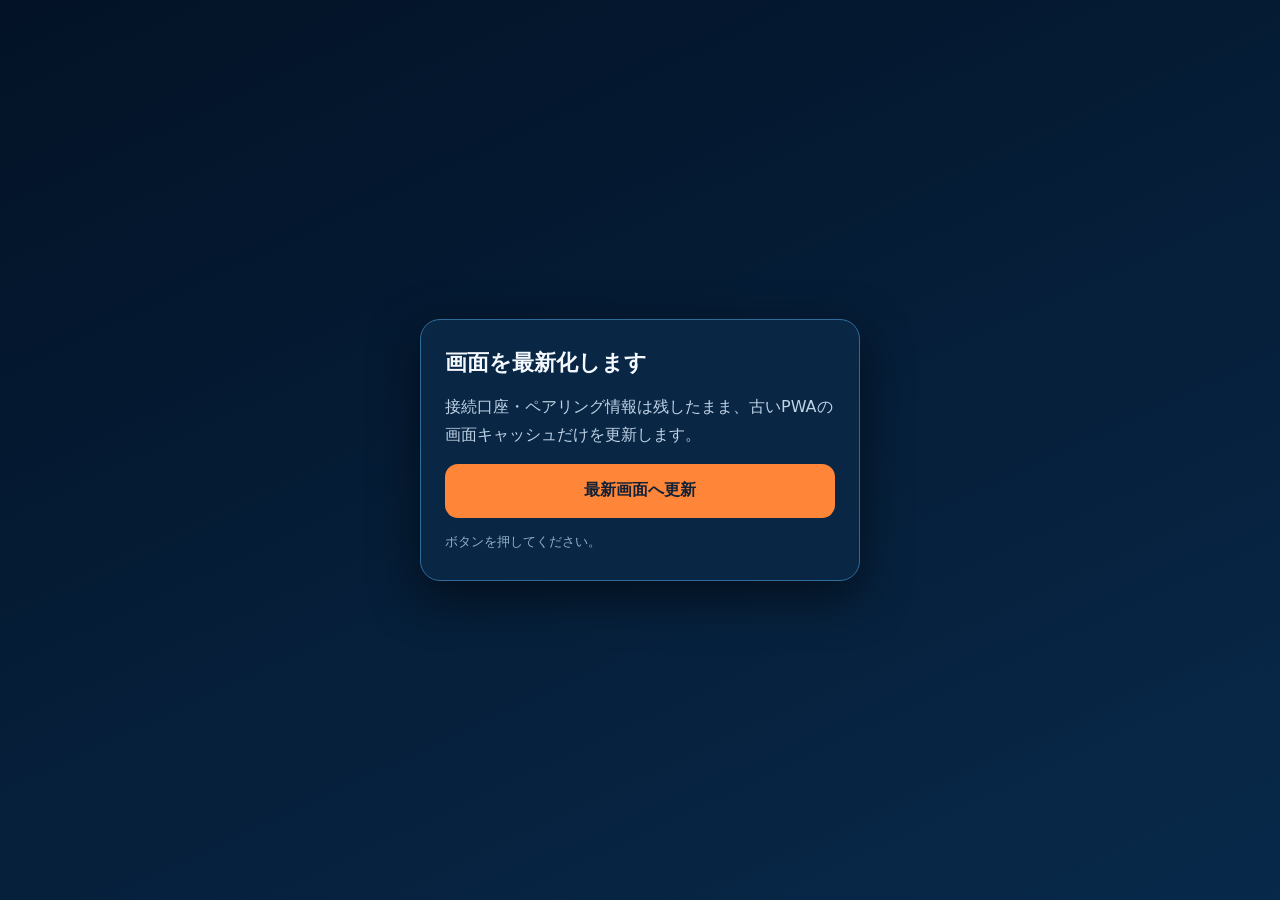
<file: pwa-repair.html>
<!doctype html>
<html lang="ja">
<head>
  <meta charset="utf-8">
  <meta name="viewport" content="width=device-width, initial-scale=1, viewport-fit=cover">
  <meta name="theme-color" content="#061a31">
  <title>TOM FX ZERO｜画面更新</title>
  <style>
    :root{color-scheme:dark;font-family:system-ui,-apple-system,"Noto Sans JP",sans-serif}
    body{margin:0;min-height:100dvh;display:grid;place-items:center;background:linear-gradient(155deg,#031226,#08294a);color:#f4f8ff}
    main{box-sizing:border-box;width:min(92vw,440px);padding:28px 24px;border:1px solid #2f6c9c;border-radius:20px;background:#092744;box-shadow:0 16px 48px #0008}
    h1{margin:0 0 12px;font-size:1.35rem}p{color:#bfd2e6;line-height:1.7}
    button{width:100%;min-height:54px;border:0;border-radius:13px;background:#ff8538;color:#112136;font-weight:800;font-size:1rem}
    small{display:block;margin-top:14px;color:#8faec8;line-height:1.5}
  </style>
</head>
<body>
  <main>
    <h1>画面を最新化します</h1>
    <p>接続口座・ペアリング情報は残したまま、古いPWAの画面キャッシュだけを更新します。</p>
    <button id="repair" type="button">最新画面へ更新</button>
    <small id="status">ボタンを押してください。</small>
  </main>
  <script>
    const status=document.getElementById('status');
    document.getElementById('repair').addEventListener('click',async()=>{
      const button=document.getElementById('repair');
      button.disabled=true;
      button.textContent='更新中…';
      status.textContent='古い画面キャッシュを解除しています。';
      try{
        if('serviceWorker' in navigator){
          const registrations=await navigator.serviceWorker.getRegistrations();
          await Promise.all(registrations.map(registration=>registration.unregister()));
        }
        if('caches' in window){
          const keys=await caches.keys();
          await Promise.all(keys.map(key=>caches.delete(key)));
        }
        status.textContent='更新しました。ホームを開きます。';
        setTimeout(()=>location.replace('./?pwa-repaired=1'),500);
      }catch(error){
        button.disabled=false;
        button.textContent='もう一度更新する';
        status.textContent='更新できませんでした。通信を確認してもう一度押してください。';
      }
    });
  </script>
</body>
</html>
</file>
<file: style.css>
:root{color-scheme:light;--ink:#172338;--muted:#65758a;--orange:#f08342;--green:#007c65;--red:#c73847;--blue:#102b4e;--blue-deep:#0a1c34;--blue-line:#24517f}
*{box-sizing:border-box}
html{min-height:100%;overflow-x:hidden;overflow-y:auto;background:#000}html:not(.app-ready) body{visibility:hidden!important}body{min-height:100%;margin:0;background:linear-gradient(180deg,#eaf2fb 0,#f3f6fa 320px,#f0f2f5 100%);color:var(--ink);font-family:Inter,-apple-system,BlinkMacSystemFont,"Segoe UI","Noto Sans JP",sans-serif;font-size:1rem;line-height:1.6;overflow-x:hidden;overflow-y:auto;overscroll-behavior-y:auto}
button,select,input{font:inherit}
button,.upload{cursor:pointer}
button,select,.upload{border:1px solid #ccd1d8;background:white;color:var(--ink);border-radius:9px;padding:10px 14px;min-height:44px}
button:hover{border-color:#7c8797}
button:disabled{opacity:.55;cursor:not-allowed}
button:focus-visible,a:focus-visible,select:focus-visible,input:focus-visible,summary:focus-visible{outline:3px solid var(--orange);outline-offset:3px}
.app-toast{position:fixed;right:16px;bottom:18px;z-index:1000;max-width:min(360px,calc(100vw - 32px));padding:11px 16px;border:1px solid #5de1ff;border-radius:11px;background:linear-gradient(135deg,#0e6d8d,#123962);color:#f2fbff;font-size:.82rem;font-weight:800;line-height:1.35;box-shadow:0 10px 28px #04162dcc,0 0 18px #2bd9ff55;opacity:0;transform:translateY(10px);pointer-events:none;transition:opacity .2s ease,transform .2s ease}
.app-toast[hidden]{display:none}
.app-toast.is-visible{opacity:1;transform:translateY(0)}
@media(max-width:999px){.app-toast{right:12px;bottom:calc(82px + env(safe-area-inset-bottom));max-width:calc(100vw - 24px);font-size:.78rem}}
header{max-width:1120px;padding:12px 28px;margin:auto;display:grid;gap:8px;border-bottom:1px solid #c8d0da}
.header-row{display:flex;align-items:center;justify-content:space-between;gap:12px}
.brand{text-decoration:none;color:var(--ink);font-size:1.5625rem;letter-spacing:-1px;font-weight:850;white-space:nowrap}
.brand b{color:#cb5a17}
.brand span{letter-spacing:2px;font-size:.75rem;margin-left:2px}
.header-actions{display:flex;align-items:center;gap:10px;flex:0 0 auto}.account-select-wrap{position:relative;width:min(360px,100%);min-width:0}.header-account{width:100%;min-width:0;height:40px;min-height:40px;padding:7px 86px 7px 10px;font-size:.8125rem;overflow:hidden;text-overflow:ellipsis;white-space:nowrap}.account-connection-status{position:absolute;right:27px;top:50%;display:inline-flex;align-items:center;gap:5px;transform:translateY(-50%);pointer-events:none;font-size:.75rem;font-weight:700;line-height:1;white-space:nowrap;color:#344054}.account-connection-lamp{width:12px;height:12px;display:inline-block;border-radius:50%;background:#9aa1ab;box-shadow:0 0 0 2px #9aa1ab33,0 0 5px #9aa1ab99;transition:background .2s ease,box-shadow .2s ease}.account-connection-status[data-state="online"] .account-connection-lamp{background:#45d483;box-shadow:0 0 0 2px #45d48340,0 0 6px #45d483cc,0 0 13px #45d48399;animation:accountLampPulse 1.5s ease-in-out infinite}.account-connection-status[data-state="offline"] .account-connection-lamp{background:#ff5b6e;box-shadow:0 0 0 2px #ff5b6e40,0 0 6px #ff5b6ecc,0 0 13px #ff5b6e99;animation:accountLampPulse 1.5s ease-in-out infinite}@keyframes accountLampPulse{0%,100%{filter:brightness(.95);transform:scale(.96)}50%{filter:brightness(1.2);transform:scale(1.08)}}
.menu-button{display:grid;place-content:center;gap:4px;width:42px;height:42px;min-height:42px;padding:8px;border:1px solid #ccd1d8;border-radius:10px;background:#fff}
.menu-button span{display:block;width:18px;height:2px;border-radius:2px;background:var(--ink)}
.menu-button:hover{background:#f5f7fa;border-color:#7c8797}
.version{font-size:.8125rem;color:var(--muted)}
main{max-width:1064px;margin:12px auto 150px;padding:0 24px;touch-action:pan-y}
.topline{display:flex;flex-wrap:wrap;justify-content:space-between;align-items:center;gap:8px 12px}
.topline>div{min-width:0}
.topline button{flex-shrink:0;white-space:nowrap;font-size:.875rem}
#installPwa{background:#171b22;color:white;border-color:#171b22;font-weight:650}
h1{font-size:1.375rem;letter-spacing:-.5px;margin:0}
h2{font-size:1.125rem;margin:0 0 14px}
p{margin:8px 0 14px;color:var(--muted)}
.topline p{font-size:.8125rem;margin:2px 0 0}
.notice{background:#fff3e7;border:1px solid #f1d5bb;color:#844012;border-radius:8px;padding:7px 12px;font-size:.875rem;margin:12px 0}
.mode-switch{display:flex;gap:6px;margin:10px 0}.mode-switch button{flex:1;min-height:42px;font-weight:700;background:#fff}.mode-switch button.is-active{background:var(--orange);color:#fff;border-color:var(--orange)}.indicator-placeholder{background:white;border:1px solid #dfe3e9;border-radius:12px;padding:20px;margin-top:16px}.indicator-placeholder h2{margin-bottom:6px}.indicator-placeholder>.small{margin:0;color:var(--muted);font-size:.875rem}.indicator-market-panel{margin:16px 0 0;padding:14px}.indicator-market-panel .market-head h3{margin:0;font-size:1rem}.indicator-current-price{margin:11px 0 0}.indicator-current-price span{display:block;color:#aeb8c5;font-size:.75rem}.indicator-current-price strong{display:block;color:#ffb27f;font-size:clamp(2rem,7vw,2.6rem);font-weight:750;line-height:1.1;letter-spacing:-1px;font-variant-numeric:tabular-nums}.indicator-market-panel .timeframes{margin-top:12px}.indicator-market-panel .chart-wrap{height:220px}.indicator-fields{display:grid;grid-template-columns:repeat(2,minmax(0,1fr));gap:10px;margin:16px 0 12px}.indicator-fields label{display:grid;gap:4px;min-width:0;color:var(--muted);font-size:.8125rem;font-weight:650}.indicator-fields label span{display:block;line-height:1.25}.indicator-fields input,.indicator-fields select{width:100%;min-width:0;height:44px;padding:8px 10px;border:1px solid #aeb7c4;border-radius:8px;background:#fff;color:var(--ink)}.indicator-fields .indicator-time{grid-column:1/-1}.indicator-placeholder .primary{width:100%;font-weight:750}.indicator-cancel{width:100%;margin-top:8px;border-color:#d99a9e;background:#fff7f7;color:#9f2933;font-weight:700}.indicator-placeholder #indicatorStatus{min-height:1.5em;margin:9px 0 0;color:#93410f;font-size:.8125rem}
.indicator-presets{display:grid;grid-template-columns:minmax(0,1fr) minmax(150px,.8fr);gap:8px 12px;align-items:end;margin-top:15px;padding:12px;border:1px solid #e2c6ae;border-radius:10px;background:#fff8f2}.indicator-presets>div:first-child{display:grid;gap:1px;align-self:center}.indicator-presets strong{font-size:.9rem}.indicator-presets small{color:#6d6259;font-size:.72rem;line-height:1.35}.indicator-presets label{display:grid;gap:4px;color:#6d6259;font-size:.75rem;font-weight:700}.indicator-presets select{width:100%;min-width:0;height:40px;padding:7px 9px}.indicator-preset-actions{grid-column:1/-1;display:grid;grid-template-columns:1.25fr 1fr 1fr;gap:7px}.indicator-preset-actions button{min-height:38px;padding:7px 9px;font-size:.78rem;font-weight:700}.indicator-preset-actions button:first-child{background:#fff;color:#8d4616;border-color:#d9a981}.indicator-preset-actions button:last-child{background:#fff7f7;color:#9f2933;border-color:#d99a9e}.indicator-presets #indicatorPresetStatus{grid-column:1/-1;min-height:1.4em;margin:0;color:#805a3d;font-size:.75rem}
.indicator-entry-modes{display:grid;grid-template-columns:repeat(3,minmax(0,1fr));gap:7px;margin:16px 0 0}.indicator-entry-modes label{position:relative;display:block;cursor:pointer}.indicator-entry-modes input{position:absolute;opacity:0;pointer-events:none}.indicator-entry-modes span{display:grid;gap:2px;min-height:62px;padding:9px 8px;border:1px solid #cbd3dc;border-radius:9px;background:#f8fafc;color:#526170}.indicator-entry-modes strong{font-size:.82rem;color:#1e2936}.indicator-entry-modes small{font-size:.68rem;line-height:1.3}.indicator-entry-modes input:checked+span{border:2px solid var(--orange);padding:8px 7px;background:#fff3e9;color:#8d4616}.indicator-entry-modes input:checked+span strong{color:#8d4616}.indicator-fields [hidden]{display:none}
.indicator-reserve-fields{display:grid;grid-template-columns:1.15fr 1fr;gap:8px;margin-top:0}.indicator-reserve-fields label{display:grid;gap:4px;min-width:0;color:var(--muted);font-size:.8125rem;font-weight:650}.indicator-reserve-fields input,.indicator-reserve-fields select{display:block;width:100%;min-width:0;height:44px;margin-top:4px;padding:8px 10px;border:1px solid #aeb7c4;border-radius:8px;background:#fff;color:var(--ink)}.indicator-reserve-fields .time-selects{margin-top:4px}.indicator-reserve-fields .time-selects select{margin-top:0;padding:8px 3px}.time-select-field{min-width:0}.time-selects{display:grid;grid-template-columns:minmax(0,1fr) auto minmax(0,1fr) auto minmax(0,1fr);align-items:center;gap:3px;min-height:44px}.time-selects select{width:100%;min-width:0;text-align:center}.time-selects span{color:inherit;font-weight:750}
.connection-notice{background:#fff0f1;border:1px solid #efb8bd;color:#8f1f2b;border-radius:8px;padding:8px 12px;font-size:.875rem;margin:12px 0;font-weight:650}
.sync-strip{display:flex;align-items:center;justify-content:space-between;gap:12px;background:white;border:1px solid #dfe3e9;border-radius:10px;padding:9px 12px;margin:12px 0}
.sync-strip>div{display:grid;grid-template-columns:12px auto;align-items:center;column-gap:8px;min-width:0}
.sync-strip strong{font-size:.875rem;line-height:1.35}
.sync-strip small{grid-column:2;color:var(--muted);font-size:.75rem;line-height:1.35;overflow-wrap:anywhere}
.sync-dot{width:10px;height:10px;border-radius:50%;background:#9aa1ab;box-shadow:0 0 0 3px #9aa1ab22}
.sync-strip[data-state="online"] .sync-dot{background:#08a47f;box-shadow:0 0 0 3px #08a47f22}
.sync-strip[data-state="waiting"] .sync-dot{background:#e07a34;box-shadow:0 0 0 3px #e07a3422}
.sync-strip[data-state="stale"] .sync-dot{background:#c73847;box-shadow:0 0 0 3px #c7384722}
.vps-panel{background:#fff;border:1px solid #e0c6b5;border-radius:12px;padding:13px 14px;margin:10px 0 12px;box-shadow:0 4px 15px #9f4a170b}.vps-head{display:flex;align-items:flex-start;justify-content:space-between;gap:12px}.vps-head h2{margin:0;font-size:1rem}.vps-head p{margin:2px 0 0;font-size:.78rem;line-height:1.45}.vps-head>span{font-size:.7rem;font-weight:700;color:#9b4310;background:#fff0e6;border-radius:999px;padding:3px 8px;white-space:nowrap}.vps-restart{width:100%;margin-top:9px;background:#fff4f3;border-color:#d99a9e;color:#a32a36;font-weight:750}.vps-restart:not(:disabled):hover{background:#ffe8e7;border-color:#bd6d75}.vps-panel #vpsStatus{min-height:1.35em;margin:7px 0 0;font-size:.75rem}.vps-panel[data-state="online"]{border-color:#a8d9cc}.vps-panel[data-state="busy"]{border-color:#e2c6ae;background:#fffaf6}.vps-panel[data-state="error"]{border-color:#e5aeb3;background:#fff7f7}
.balance-slot{margin-top:12px}.balance-strip{display:flex;align-items:center;gap:10px;background:#fff;border:1px solid #dfe3e9;border-radius:10px;padding:9px 12px;margin:0 0 12px}.balance-strip span{font-size:.8125rem;color:var(--muted)}.balance-strip strong{font-size:1.125rem;font-variant-numeric:tabular-nums;margin-left:auto}.balance-strip strong.is-hidden{letter-spacing:3px;color:var(--muted)}.balance-strip button{font-size:.75rem;padding:5px 9px;white-space:nowrap}
.menu-dialog{max-width:430px;max-height:calc(100dvh - 24px);overflow:auto;padding:0}
.menu-head{position:sticky;top:0;z-index:2;display:flex;align-items:flex-start;justify-content:space-between;gap:12px;padding:18px 20px 12px;background:#fff;border-bottom:1px solid #e8ebef}
.menu-head h2{margin:0;font-size:1.15rem}.menu-head p{margin:2px 0 0;font-size:.75rem}
.menu-actions{display:grid;gap:8px;padding:14px 20px 16px}
.menu-item{display:flex;align-items:center;justify-content:space-between;gap:12px;width:100%;min-height:50px;padding:10px 12px;text-align:left;font-size:.875rem;font-weight:700}
.menu-item small{color:var(--muted);font-size:.7rem;font-weight:500;text-align:right;line-height:1.3}
.menu-item-muted{color:var(--muted);font-weight:600}.menu-toggle{display:flex;align-items:flex-start;gap:9px;margin:0 20px 14px;padding:10px 11px;border:1px solid #4a5969;border-radius:9px;background:#182331;color:#dce6ef;cursor:pointer}.menu-toggle input{width:18px;height:18px;margin:1px 0 0;accent-color:var(--orange)}.menu-toggle span{display:grid;gap:2px}.menu-toggle strong{font-size:.8125rem}.menu-toggle small{font-size:.72rem;color:#b7c3d0;line-height:1.35}.menu-test-note{margin:0 20px 14px}
.lot-calculator-dialog{max-width:460px;padding:20px}.lot-calculator-dialog .sectionhead{margin-bottom:14px}.lot-calculator-dialog h2{margin:0}.lot-calculator-dialog p{margin:2px 0 0;font-size:.78rem}.lot-calculator-fields{display:grid;grid-template-columns:1fr 1fr;gap:10px}.lot-calculator-fields label{display:grid;gap:4px;color:var(--muted);font-size:.8rem;font-weight:700}.lot-calculator-fields .lot-reference-field{grid-column:1/-1}.lot-calculator-fields input,.lot-calculator-fields select{width:100%;border:1px solid #aeb7c4;border-radius:8px;padding:9px 10px;color:var(--ink);background:#fff;font:inherit}.lot-calculator-fields input[readonly]{background:#f2f4f7;color:#4f5965}.lot-calculator-fields select{color-scheme:light}.lot-calculator-result{display:grid;gap:2px;margin:14px 0;padding:12px;border:1px solid #efc39f;border-radius:10px;background:#fff8f2}.lot-calculator-result span{font-size:.75rem;color:#805a3d;font-weight:700}.lot-calculator-result strong{font-size:2rem;line-height:1.05;color:#9b4310;font-variant-numeric:tabular-nums}.lot-calculator-result small{color:#6d6259;font-size:.72rem;line-height:1.4}.lot-calculator-dialog .primary{width:100%;font-weight:750}
.menu-divider{height:1px;margin:0 20px;background:#e8ebef}
.connection-import{display:block;margin:12px 0;color:var(--muted);font-size:.8rem}.connection-import input{display:block;width:100%;margin-top:5px;font-size:.75rem}
.market-panel{background:linear-gradient(145deg,#12375f,#0a1d36);color:#f6f8fb;border-radius:14px;padding:14px 16px;margin-top:12px;box-shadow:0 9px 26px #173b631f}
.market-head{display:flex;align-items:flex-start;justify-content:space-between;gap:10px}.market-head h2{margin:0;font-size:1.125rem}.market-head p{color:#aeb8c5;font-size:.8125rem;margin:2px 0 0;font-variant-numeric:tabular-nums}.market-live{font-size:.75rem;font-weight:700;color:#9ee8cd;background:#173d36;border-radius:999px;padding:3px 8px;white-space:nowrap}
.trade-symbol-row{display:flex;align-items:flex-end;justify-content:space-between;gap:12px;margin:14px 0 4px}.trade-symbol-row label{display:grid;gap:4px;color:#b8c3d0;font-size:.75rem}.trade-symbol-row select{min-width:205px;padding:8px 10px;background:#10151d;color:#fff;border-color:#3b4857;color-scheme:dark}.trade-symbol-row select option{background:#10151d;color:#fff}.current-price-box{text-align:right}.current-price-box span{display:block;color:#aeb8c5;font-size:.75rem}.current-price-box strong{display:block;color:#ffb27f;font-size:clamp(2rem,7vw,3rem);font-weight:750;line-height:1.1;letter-spacing:-1px;font-variant-numeric:tabular-nums}
.weekend-btc-test{display:flex;align-items:flex-start;gap:8px;margin:11px 0 0;padding:9px 10px;border:1px solid #4a5969;border-radius:8px;background:#182331;color:#dce6ef;cursor:pointer}.weekend-btc-test input{width:18px;height:18px;margin:1px 0 0;accent-color:#e97838}.weekend-btc-test span{display:grid;gap:2px}.weekend-btc-test strong{font-size:.8125rem}.weekend-btc-test small{font-size:.72rem;color:#b7c3d0;line-height:1.35}.market-test-note{margin:8px 0 0;padding:8px 10px;border-radius:8px;background:#493020;color:#ffcfaf;font-size:.75rem;line-height:1.45}
.timeframes{display:flex;gap:5px;margin:10px 0 7px}.timeframes button{background:#153b65;color:#dcecff;border-color:#32618e;padding:5px 11px;min-height:34px;font-size:.75rem}.timeframes button.is-active{background:#f08a4b;border-color:#f08a4b;color:#1e160f;font-weight:700}
.chart-toolbar{display:flex;align-items:center;justify-content:space-between;gap:8px}.chart-toolbar .timeframes{min-width:0;flex:1}.chart-reset{min-height:34px;padding:5px 10px;background:#173d62;color:#dcecff;border-color:#4779a6;font-size:.72rem;font-weight:700;white-space:nowrap}.chart-reset:hover{background:#21547f;border-color:#73a6d4}.chart-wrap{height:270px;position:relative;z-index:0;border:1px solid #2d5d8d;border-radius:10px;background:#0a1d36;overflow:hidden;contain:paint;isolation:isolate;overscroll-behavior:contain;touch-action:none;box-shadow:inset 0 0 0 1px #75b4ec12}.chart-wrap canvas{width:100%;height:100%;display:block;touch-action:none}.chart-wrap .tradingview-chart{position:absolute;inset:0;width:100%;height:100%;max-width:100%;max-height:100%;overflow:hidden;touch-action:none;user-select:none;-webkit-user-select:none;z-index:1}.chart-wrap .tradingview-chart .tv-lightweight-charts{width:100%;height:100%;max-width:100%;max-height:100%;overflow:hidden}.chart-wrap .tradingview-chart.is-chart-dragging{cursor:ns-resize}.chart-wrap .tradingview-chart[hidden]{display:none}.chart-empty{position:absolute;inset:0;display:grid;place-items:center;color:#aac6e1;font-size:.875rem;pointer-events:none;z-index:2}.chart-empty[hidden]{display:none}.chart-line-help{position:absolute;left:9px;bottom:7px;color:#a8c8e6;background:#09203bc9;border-radius:5px;padding:2px 6px;font-size:.67rem;pointer-events:none;z-index:3}.chart-attribution{position:absolute;right:4px;bottom:3px;color:#7da9cb;font-size:.58rem;line-height:1;text-decoration:none;opacity:.72;z-index:4}.chart-attribution:hover,.chart-attribution:focus-visible{color:#dcecff;text-decoration:underline;opacity:1}.chart-level-action{display:flex;align-items:center;justify-content:space-between;gap:8px;margin-top:8px;padding:7px 9px;border:1px solid #4676a4;border-radius:8px;background:#103052;color:#dcecff;font-size:.75rem}.chart-level-action small{color:#a8c8e6;font-size:.68rem;text-align:right}.chart-level-action button{min-height:34px;padding:5px 10px;background:#f08a4b;border-color:#f08a4b;color:#1d160f;font-size:.78rem;font-weight:750}
.order-common-settings{margin-top:14px;padding:11px 12px;border:1px solid #4676a4;border-radius:9px;background:#103052}.order-common-head{display:flex;align-items:center;justify-content:space-between;gap:8px;color:#f4f7fb;font-size:.85rem}.order-common-head span{font-size:.7rem;color:#b8c9da}.order-common-settings .order-fields{margin-top:8px}.order-panel{margin-top:14px;border-top:1px solid #34404f;padding-top:14px}.order-head{display:flex;align-items:center;justify-content:space-between;gap:10px}.order-head h3{font-size:1rem;margin:0}.order-head span{font-size:.75rem;color:#ffcfaf;background:#493020;border-radius:999px;padding:3px 8px;font-weight:700}.order-fields{display:grid;grid-template-columns:repeat(3,minmax(0,1fr));gap:8px;margin-top:10px}.order-fields label{font-size:.75rem;color:#b8c3d0;min-width:0}.order-fields input{display:block;width:100%;min-width:0;margin-top:4px;border:1px solid #3b4857;border-radius:7px;padding:8px;background:#10151d;color:#fff;font-size:.875rem}.order-actions{display:grid;grid-template-columns:1fr 1fr;gap:8px;margin-top:10px}.order-actions button{font-weight:750}.order-buy{color:#163d70;background:#e6f0ff;border-color:#9bb8df}.order-sell{color:#793611;background:#fff0e6;border-color:#e1ad88}.order-panel .small{color:#abb7c5;margin:8px 0 0}.order-independent-panel{margin-top:12px}.reserve-panel{border-top:1px solid #34404f;margin-top:14px;padding-top:13px}.reserve-toggle{display:flex;align-items:center;justify-content:space-between;gap:8px;cursor:pointer;color:#f4f7fb;font-size:.9375rem;font-weight:700;list-style:none;padding:2px 0}.reserve-toggle::-webkit-details-marker{display:none}.reserve-toggle::after{content:"";width:8px;height:8px;border:solid #f4f7fb;border-width:0 2px 2px 0;transform:rotate(45deg);margin-left:auto}.reserve-panel[open] .reserve-toggle::after,.nanpin-panel[open] .reserve-toggle::after{transform:rotate(225deg) translate(-1px,-1px)}.reserve-toggle span{font-size:.75rem;color:#ffcfaf;background:#493020;border-radius:999px;padding:3px 8px;white-space:nowrap}.reserve-body{padding-top:12px}.reserve-fields{display:grid;grid-template-columns:1.15fr 1fr .8fr;gap:8px;margin-top:0}.reserve-fields label{font-size:.75rem;color:#b8c3d0}.reserve-fields input,.reserve-fields select{display:block;width:100%;min-width:0;margin-top:4px;border:1px solid #3b4857;border-radius:7px;padding:8px;background:#10151d;color:#fff;font-size:.875rem}.reserve-fields .time-selects{margin-top:4px}.reserve-fields .time-selects select{margin-top:0;padding:8px 3px}
.nanpin-panel{border-top:1px solid #34404f;margin-top:14px;padding-top:13px}.nanpin-body{padding-top:12px}.nanpin-fields{display:grid;grid-template-columns:repeat(3,minmax(0,1fr));gap:8px}.nanpin-fields label{font-size:.75rem;color:#b8c3d0;min-width:0}.nanpin-fields input[type=number],.nanpin-fields select{display:block;width:100%;min-width:0;margin-top:4px;border:1px solid #3b4857;border-radius:7px;padding:8px;background:#10151d;color:#fff;font-size:.875rem}.nanpin-fields select{appearance:auto}.nanpin-check{display:flex;align-items:center;gap:7px;min-height:40px}.nanpin-check input{width:18px;height:18px;accent-color:#e97838}.nanpin-toggle{display:grid;grid-template-columns:minmax(0,1fr) auto auto;align-items:center;gap:8px;min-height:48px;padding:7px 9px;border:1px solid #3b4857;border-radius:8px;background:#10151d;color:#fff;cursor:pointer}.nanpin-be-toggle{grid-column:1/-1}.nanpin-toggle-copy{display:grid;gap:2px}.nanpin-toggle-copy strong{font-size:.8125rem;color:#f6f8fb}.nanpin-toggle-copy small{font-size:.72rem;color:#b7c3d0}.nanpin-toggle input{appearance:none;width:46px;height:26px;margin:0;border:1px solid #5d6a78;border-radius:999px;background:#39434f;position:relative;cursor:pointer;flex:none}.nanpin-toggle input::after{content:"";position:absolute;top:3px;left:3px;width:18px;height:18px;border-radius:50%;background:#e9eef4;transition:transform .16s ease}.nanpin-toggle input:checked{background:#e97838;border-color:#e97838}.nanpin-toggle input:checked::after{transform:translateX(20px);background:#fff}.nanpin-toggle input:focus-visible{outline:2px solid #ffd3bb;outline-offset:2px}.nanpin-state{min-width:2.8em;text-align:center;font-size:.75rem;font-weight:800;color:#aeb7c4}.nanpin-state.is-on{color:#ffcfaf}.nanpin-save{width:100%;margin-top:10px;background:#f4a06b;border-color:#f4a06b;color:#23170f;font-weight:750}
.hero{position:relative;z-index:2;background:#171b22;color:white;border-radius:14px;padding:20px 24px;box-shadow:0 5px 20px #171b2210}
.eyebrow{color:#c4ccd6;font-size:.875rem;display:flex;justify-content:space-between;gap:8px}
.eyebrow span{color:var(--orange);white-space:nowrap}
.net{font-size:clamp(2rem,7vw,3rem);font-weight:650;font-variant-numeric:tabular-nums;letter-spacing:-1px;overflow-wrap:anywhere;line-height:1.2;margin-top:8px}
.hero p{color:#aeb7c4;font-size:.8125rem;margin:5px 0 0}
.hero .positive{color:#7be5c1}
.hero .negative{color:#ff929a}
.selected-pips{display:flex;align-items:baseline;justify-content:space-between;gap:10px;color:#aeb7c4;font-size:.8125rem;margin-top:8px}.selected-pips strong{font-size:1.25rem;color:#fff;font-variant-numeric:tabular-nums}.selected-pips strong.positive{color:#7be5c1}.selected-pips strong.negative{color:#ff929a}
.breakdown{display:grid;grid-template-columns:repeat(3,minmax(0,1fr));gap:12px;border-top:1px solid #39404a;margin-top:14px;padding-top:12px}
.breakdown div{font-size:.875rem;color:#bac3cf}
.breakdown strong{display:block;font-size:1.125rem;color:white;font-weight:500;font-variant-numeric:tabular-nums;overflow-wrap:anywhere}
.quick-close,.positions,.import{background:white;border:1px solid #dfe3e9;border-radius:12px;padding:14px;margin-top:12px}
.quick-close{border-color:#edc1a5;box-shadow:0 5px 18px #9f4a1710}
.quick-close-head{display:flex;justify-content:space-between;align-items:flex-start;gap:12px;margin-bottom:12px}
.quick-close-head h2{margin:0}
.quick-close-head p{font-size:.8125rem;margin:1px 0 0}
.quick-close-head>span{font-size:.75rem;font-weight:700;color:#a14913;background:#fff0e6;border-radius:999px;padding:3px 9px;white-space:nowrap}
.quick-close-grid{display:grid;grid-template-columns:1.45fr 1fr 1fr;gap:8px}
.quick-close-grid button{display:flex;align-items:center;justify-content:space-between;gap:8px;min-width:0;padding:13px 14px}
.quick-close-grid strong{font-size:1rem;white-space:nowrap}
.quick-close-grid small{font-size:.75rem;opacity:.75;white-space:nowrap}
.quick-close-grid .close-all{background:#d86322;border-color:#d86322;color:white}
.quick-close-grid .close-buy{background:#edf4ff;border-color:#aac2e4;color:#204f8a}
.quick-close-grid .close-sell{background:#fff0e6;border-color:#e4b28f;color:#9f4510}
.quick-current-pnl{display:flex;align-items:baseline;justify-content:space-between;gap:12px;border-top:1px solid #f0d9c8;margin-top:12px;padding-top:10px;color:#636b76;font-size:.875rem}.quick-current-pnl strong{font-size:1.375rem;font-variant-numeric:tabular-nums}
.quick-current-pips{display:flex;align-items:baseline;justify-content:space-between;gap:12px;margin-top:5px;color:#636b76;font-size:.8125rem}.quick-current-pips strong{font-size:1.125rem;font-variant-numeric:tabular-nums}
.confirm-live-pnl{display:flex;align-items:baseline;justify-content:space-between;gap:12px;border:1px solid #e5e9ee;border-radius:10px;background:#f6f8fa;padding:10px 12px;margin:12px 0}.confirm-live-pnl span{font-size:.8125rem;color:var(--muted)}.confirm-live-pnl strong{font-size:1.35rem;font-variant-numeric:tabular-nums}
.quick-note{margin:9px 0 0}
.sectionhead{display:flex;flex-wrap:wrap;align-items:center;justify-content:space-between;gap:8px;margin-bottom:10px}
.sectionhead h2{margin:0}
.sectionhead label{font-size:.875rem;display:flex;align-items:center;gap:6px}
.sectionhead select{max-width:180px;padding:7px 10px}
h2 span{color:var(--muted);font-size:.875rem;margin-left:5px;white-space:nowrap}
.filters{display:flex;flex-wrap:wrap;gap:6px;margin-bottom:10px}
.filters button{font-size:.875rem;min-height:44px;padding:7px 11px;background:#f6f7f9}
.position-tools{border:1px solid #e2e6eb;border-radius:10px;background:#f8f9fa;padding:12px;margin:10px 0 12px}.position-tools h3{margin:0;font-size:.95rem}.position-tools p{margin:2px 0 8px}.position-tool-fields{display:grid;grid-template-columns:1fr 1fr;gap:8px}.position-tool-fields label{font-size:.75rem;color:var(--muted)}.position-tool-fields input{display:block;width:100%;margin-top:4px;padding:8px 10px;border:1px solid #ccd1d8;border-radius:8px;background:white}.position-tools>button{width:100%;margin-top:9px;background:#171b22;color:white;border-color:#171b22;font-weight:700}.position-tools #modifyStatus{margin:7px 0 0;color:#93410f}
.history-dialog{max-width:680px;max-height:calc(100dvh - 32px);overflow:auto;padding:18px 20px}.history-dialog .sectionhead{position:sticky;top:-18px;z-index:1;margin:0 -20px 10px;padding:18px 20px 10px;background:white;border-bottom:1px solid #e8ebef}.history-dialog-actions{display:flex;align-items:center;gap:9px}.history-dialog-actions button{min-height:36px;padding:6px 10px;font-size:.8125rem}.history-total{font-size:1rem;font-variant-numeric:tabular-nums}.history-total.positive{color:var(--green)}.history-total.negative{color:var(--red)}.history-rows{display:grid;gap:2px}.history-row{border-top:1px solid #e8ebef;padding:9px 0}.history-row:first-child{border-top:0;padding-top:0}.history-main{min-width:0}.history-top{display:grid;grid-template-columns:minmax(0,1fr) auto;align-items:center;gap:8px}.history-title{display:flex;align-items:center;min-width:0;gap:5px;font-weight:750}.history-title>span:first-child{overflow:hidden;text-overflow:ellipsis;white-space:nowrap}.history-meta{display:flex;flex-wrap:wrap;gap:0;color:var(--muted);font-size:.75rem;line-height:1.4}.history-meta span+span::before{content:'·';margin:0 5px;color:#a4abb4}.history-result{display:grid;justify-items:end;text-align:right;white-space:nowrap;font-size:1rem;font-weight:750;font-variant-numeric:tabular-nums}.history-money{display:block}.history-pips{display:block;margin-top:1px;color:var(--muted);font-size:.7rem;font-weight:750;line-height:1.25}.history-pips.positive{color:var(--green)}.history-pips.negative{color:var(--red)}.history-cost{display:block;margin-top:2px;color:var(--muted);font-size:.71875rem;font-weight:400;line-height:1.4}
.row{display:grid;grid-template-columns:44px minmax(0,1fr);gap:6px;border-top:1px solid #e8ebef;align-items:start;scroll-margin-bottom:120px}
.row.is-selected{background:#fbf6f1}
.check-hit{display:flex;align-items:flex-start;justify-content:center;min-height:76px;padding:21px 0 12px;cursor:pointer}
.row input{width:22px;height:22px;margin:0;accent-color:#cb5a17;flex-shrink:0}
.position-details{margin:0;padding:0;border:0;min-width:0}
.position-summary{display:grid;grid-template-columns:minmax(0,1fr) minmax(80px,auto);align-items:center;gap:8px;min-height:76px;padding:12px 8px 12px 0;list-style:none}
.position-summary::-webkit-details-marker{display:none}
.position-title{display:flex;align-items:center;flex-wrap:wrap;gap:5px}
.row .identity{font-weight:650;font-size:1.0625rem;overflow-wrap:anywhere;min-width:0}
.side{display:inline-block;font-size:.75rem;font-weight:650;padding:0 6px;background:#e8edf6;color:#254f87;border-radius:4px}
.side.sell{background:#fff0e6;color:#a14913}
.position-main,.position-result{min-width:0}
.position-meta{display:flex;align-items:center;flex-wrap:wrap;gap:12px;font-size:.8125rem;color:var(--muted);margin-top:3px}
.detail-hint{display:inline-flex;align-items:center;gap:5px;color:#805a3d;font-size:.875rem}
.detail-hint::after{content:"";width:6px;height:6px;border:solid currentColor;border-width:0 1.5px 1.5px 0;transform:rotate(45deg) translateY(-2px)}
.position-details[open] .detail-hint::after{transform:rotate(225deg) translate(-1px,-1px)}
.row .money{display:block;text-align:right;font-size:1.375rem;font-weight:650;font-variant-numeric:tabular-nums;line-height:1.3;overflow-wrap:anywhere}
.positive{color:var(--green)}
.negative{color:var(--red)}
.row .status{display:block;font-size:.75rem;font-weight:400;color:var(--muted);text-align:right;margin-top:3px}
.position-breakdown{display:grid;grid-template-columns:minmax(0,1fr) minmax(0,1fr);gap:6px 12px;font-size:.875rem;line-height:1.5;background:#f5f6f8;border-radius:8px;padding:12px;margin:0 8px 12px 0}
.position-breakdown dt{color:var(--muted)}
.position-breakdown dd{margin:0;text-align:right;font-variant-numeric:tabular-nums;overflow-wrap:anywhere}.position-level-editor{display:grid;gap:8px;margin:0 8px 12px 0;padding:10px;border:1px solid #d7dfe8;border-radius:8px;background:#fff}.position-level-head{display:flex;align-items:baseline;justify-content:space-between;gap:8px}.position-level-head strong{font-size:.8rem}.position-level-head small{color:var(--muted);font-size:.7rem}.position-level-fields{display:grid;grid-template-columns:1fr 1fr;gap:8px}.position-level-fields label{display:grid;gap:4px;color:var(--muted);font-size:.72rem;font-weight:700}.position-level-fields input{display:block;width:100%;height:40px;min-width:0;margin:0;padding:7px 9px;border:1px solid #ccd1d8;border-radius:8px;background:#fff;color:var(--ink);font-size:.875rem}.position-level-submit{width:100%;min-height:40px;padding:7px 10px;background:#fff3e7;border-color:#e2b38f;color:#93410f;font-size:.8rem;font-weight:750}
.pending-order-row{grid-template-columns:minmax(0,1fr);padding:0 8px;border:1px solid #2b6594;border-radius:10px;background:linear-gradient(135deg,#0b3151,#071d32);margin-top:8px;overflow:hidden}.pending-order-summary{padding-left:0}.pending-order-state{display:inline-flex;align-items:center;margin-left:5px;padding:2px 6px;border:1px solid #4c9ad0;border-radius:999px;color:#b9e4ff;font-size:.68rem;font-weight:750}.pending-order-status{color:#8fd7ff!important}.pending-order-breakdown{margin:0 0 10px;background:#061a30;border-color:#245985}.pending-order-breakdown dt{color:#9fbdd5}
.small{font-size:.8125rem}
.positions>.small{margin-bottom:0}
.upload{display:inline-flex;align-items:center;background:#171b22;color:white;position:relative;overflow:hidden}
.upload input{position:absolute;inset:0;opacity:0;width:100%;cursor:pointer}
.upload:focus-within{outline:3px solid var(--orange)}
.import{color:var(--ink)}.import>summary{font-weight:750;list-style:none;cursor:pointer}.import>summary::-webkit-details-marker{display:none}.import>summary::after{content:'開く';float:right;color:#8b4a1c;font-size:.75rem;font-weight:650}.import[open]>summary::after{content:'閉じる'}.import-body{padding-top:10px}.import-body>h2{font-size:1rem;margin-bottom:8px}.import details{border-top:1px solid #dfe3e9;margin-top:16px;padding-top:12px}
summary{cursor:pointer;font-size:.875rem}
.import details p{font-size:.875rem}
.downloads{display:flex;flex-wrap:wrap;gap:16px;margin-top:18px}
a{color:#93410f;font-size:.875rem}
footer{position:fixed;bottom:0;left:0;right:0;background:#fffefef5;border-top:1px solid #d8dfe6;padding:14px max(24px,calc((100vw - 1016px)/2)) calc(14px + env(safe-area-inset-bottom));display:flex;align-items:center;justify-content:space-between;gap:16px;backdrop-filter:blur(14px)}
footer span{font-size:.75rem;color:var(--muted);display:block}
footer strong{font-size:1.5rem;font-variant-numeric:tabular-nums}
footer>div{min-width:0;overflow-wrap:anywhere}
footer button,.primary{background:#ee8444;border-color:#ee8444;color:#21180f;font-weight:700;padding:14px 22px}
.footer-close-actions{display:flex;flex:0 0 auto;flex-direction:column;align-items:flex-end;justify-content:flex-end;gap:4px;min-width:220px;margin-left:auto;text-align:right}.footer-close-actions button{width:100%;white-space:nowrap}.direct-close-option{display:flex;align-self:flex-end;align-items:center;gap:5px;color:var(--muted);font-size:.75rem;line-height:1.1;white-space:nowrap;cursor:pointer}.direct-close-option input{width:18px;height:18px;margin:0;accent-color:#d86322}
dialog{border:0;border-radius:16px;max-width:450px;width:calc(100% - 32px);padding:26px}
dialog::backdrop{background:#10172188}
.dialogActions{display:flex;justify-content:flex-end;gap:10px;flex-wrap:wrap}
.connection-key-label{display:block;font-size:.8125rem;color:var(--muted);margin-bottom:5px}
.connection-key-row{display:grid;grid-template-columns:minmax(0,1fr) auto;gap:7px}
.connection-key-row input{min-width:0;border:1px solid #ccd1d8;border-radius:9px;padding:10px 11px;font-family:ui-monospace,SFMono-Regular,Menlo,monospace;font-size:.8125rem;background:#f7f8fa;color:var(--ink)}
.connection-actions{display:flex;flex-wrap:wrap;gap:8px;margin:12px 0}
#syncMessage{padding:8px 10px;border-radius:7px;background:#f4f6f8;color:#4f5865}
.pairing-box{border:1px solid #e3c2aa;background:#fff8f2;border-radius:10px;padding:12px;margin:12px 0 16px}.pairing-box h3{font-size:.95rem;margin:0 0 4px}.pairing-box p{font-size:.8125rem;margin:4px 0 9px}.pairing-row{display:grid;grid-template-columns:minmax(0,1fr) auto;gap:7px}.pairing-row input{min-width:0;border:1px solid #ccd1d8;border-radius:9px;padding:10px 11px;font-size:1rem;letter-spacing:3px;text-align:center}.pairing-row button{white-space:nowrap;padding:9px 12px}.pairing-box #pairingMessage{color:#93410f;margin-bottom:0}.add-device-row{margin-top:8px;align-items:center}.add-device-row strong{font-size:1.25rem;letter-spacing:3px;color:#93410f;text-align:center;min-height:1.6em}
.profile-dialog{max-width:520px}.profile-rows{display:grid;gap:8px;margin:14px 0}.profile-row{display:flex;align-items:center;justify-content:space-between;gap:10px;border:1px solid #dfe3e9;border-radius:10px;padding:10px 11px;touch-action:manipulation;user-select:none;-webkit-user-select:none}.profile-row div{min-width:0}.profile-row strong,.profile-row small{display:block}.profile-row strong{font-size:.9rem;overflow-wrap:anywhere}.profile-row small{font-size:.75rem;color:var(--muted)}.profile-row .profile-delete-hint{margin-top:3px;color:#b46836;font-size:.68rem}.profile-row button{font-size:.75rem;min-height:36px;padding:6px 9px;white-space:nowrap}.profile-add{border:1px solid #efc39f;background:#fff8f2;border-radius:10px;padding:12px}.profile-add+.profile-add{margin-top:8px}.profile-add strong{font-size:.95rem}.profile-add p{margin:4px 0 10px}.profile-add button{width:100%}
.install-steps{padding-left:1.4rem;margin:12px 0;color:var(--ink)}
.install-steps li{margin:7px 0}
.empty{text-align:center;padding:35px;color:var(--muted)}
#message{font-size:.875rem;color:#93410f}
@media(max-width:600px){
 header{padding:10px 14px;gap:7px}.header-actions{gap:7px}.account-select-wrap{width:100%}.header-account{width:100%;font-size:.72rem;padding-left:8px;padding-right:82px}
 main{padding:0 12px;margin-top:12px}
 h1{font-size:1.125rem}
 .menu-button{width:40px;height:40px;min-height:40px}
 .notice{margin:9px 0;padding:6px 10px}
 .sync-strip{margin:9px 0;padding:8px 10px}
 .balance-slot{margin-top:9px}
 .market-panel{padding:12px 10px;margin-top:10px}.chart-wrap{height:238px}.chart-line-help{font-size:.62rem;left:6px;bottom:5px}.trade-symbol-row{align-items:stretch;flex-direction:column;gap:8px;margin:10px 0 2px}.trade-symbol-row select{width:100%;min-width:0}.current-price-box{text-align:left}.current-price-box strong{font-size:2.25rem}.order-fields{grid-template-columns:1fr 1fr}.order-fields label:first-child{grid-column:1/-1}.reserve-fields{grid-template-columns:1fr 1fr}.reserve-fields label:last-child{grid-column:1/-1}.nanpin-fields{grid-template-columns:1fr 1fr}.nanpin-fields label:first-child,.nanpin-fields label:nth-child(2){grid-column:1/-1}
 .indicator-placeholder{padding:15px 14px;margin-top:12px}.indicator-market-panel{padding:12px;margin-top:13px}.indicator-market-panel .chart-wrap{height:200px}.indicator-entry-modes{gap:5px;margin-top:13px}.indicator-entry-modes span{min-height:58px;padding:8px 6px}.indicator-entry-modes strong{font-size:.75rem}.indicator-entry-modes small{font-size:.62rem}.indicator-fields{gap:9px;margin:13px 0 11px}.indicator-fields label{font-size:.75rem}.indicator-fields input,.indicator-fields select{height:42px;padding:7px 9px}
 .indicator-presets{grid-template-columns:1fr;margin-top:13px;padding:10px}.indicator-presets>div:first-child{align-self:auto}.indicator-preset-actions button{font-size:.72rem;padding:6px 5px}
 .indicator-reserve-fields{grid-template-columns:1fr 1fr;gap:8px}.indicator-reserve-fields label{font-size:.75rem}.indicator-reserve-fields input,.indicator-reserve-fields select{height:42px;padding:7px 8px}.indicator-reserve-fields .time-selects{grid-template-columns:minmax(0,1fr) 7px minmax(0,1fr) 7px minmax(0,1fr);gap:2px}.indicator-reserve-fields .time-selects select{height:42px;padding:7px 2px;font-size:.9rem;line-height:1.2;text-align:center;font-variant-numeric:tabular-nums}
 .hero{padding:15px 16px}
 .net{font-size:2.375rem}
 .breakdown{gap:8px;margin-top:10px;padding-top:8px}
 .breakdown div{font-size:.875rem}
 .breakdown strong{font-size:1rem}
 .quick-close,.positions,.import{padding:12px;margin-top:12px}
 .menu-dialog{width:calc(100% - 20px);max-height:calc(100dvh - 20px)}.menu-head{padding:14px 14px 10px}.menu-actions{padding:12px 14px 14px}.menu-divider{margin:0 14px}.menu-dialog .vps-panel{margin:12px 14px 14px}.menu-toggle{margin:0 14px 12px}.menu-test-note{margin:0 14px 12px}.lot-calculator-dialog{width:calc(100% - 20px);padding:16px 14px}
 .history-dialog{width:calc(100% - 20px);max-height:calc(100dvh - 20px);padding:14px 12px}.history-dialog .sectionhead{top:-14px;margin:0 -12px 8px;padding:14px 12px 8px}.history-dialog-actions{gap:6px}.history-dialog-actions button{padding:5px 8px}
 .profile-dialog{width:calc(100% - 20px);padding:18px 16px}
 .quick-close-grid{grid-template-columns:1fr 1fr}
 .quick-close-grid .close-all{grid-column:1/-1}
 .quick-close-grid button{padding:12px}
 .sectionhead h2{font-size:1rem}
 .sectionhead select{max-width:140px}
 .filters{gap:5px}
 .filters button{padding:6px 9px}
 .row{gap:2px;grid-template-columns:36px minmax(0,1fr)}
 .check-hit{min-height:72px;padding-top:20px}
 .position-summary{padding:11px 2px 11px 0;min-height:72px;grid-template-columns:minmax(0,1fr) minmax(76px,auto);gap:5px}
 .row .identity{font-size:1rem}
 .row .money{font-size:1.25rem}
 .position-breakdown{margin-right:2px;padding:10px;gap:6px 8px}
 footer{padding:10px 12px calc(10px + env(safe-area-inset-bottom));gap:8px}
 footer strong{font-size:1.25rem}
 footer button{font-size:.875rem;padding:11px 12px}
 .footer-close-actions{min-width:min(58vw,300px);gap:6px}.direct-close-option{font-size:.6875rem}.direct-close-option input{width:17px;height:17px}
 .version{font-size:.75rem}
}

body[data-app-page="home"] #marketPanel>.goto-order-tabs.is-indicator-mode button{font-size:.76rem!important;gap:4px!important;padding-left:4px!important;padding-right:4px!important}
body[data-app-page="home"] #marketPanel>.goto-order-tabs.is-indicator-mode .action-button-icon{font-size:.88em!important}
@media(display-mode:standalone){
 header{padding-top:max(14px,env(safe-area-inset-top))}
 body{overscroll-behavior-y:auto}
}
@media(max-width:359px){
 .brand span{margin-left:8px;padding-left:8px}
 .topline{align-items:flex-start}
 .position-summary{grid-template-columns:minmax(0,1fr) minmax(65px,auto)}
 .row .money{font-size:1.125rem}
 footer{flex-wrap:wrap}
 footer button{flex:1 1 auto}
 main{margin-bottom:190px}
}
@media(prefers-reduced-motion:no-preference){button{transition:background .15s,border-color .15s}}

/* 画面切り替え・下部ナビゲーション・チャート拡張 */
.app-page[hidden]{display:none!important}
.page-panel{background:#fff;border:1px solid #dfe3e9;border-radius:14px;padding:16px}
.page-title-row{display:flex;align-items:flex-start;justify-content:space-between;gap:12px;margin-bottom:14px}
.page-title-row h2{margin:0 0 3px}
.page-title-row p{margin:0;font-size:.8125rem}
.page-status{flex:0 0 auto;color:var(--muted);font-size:.75rem;padding:5px 8px;border:1px solid #dfe3e9;border-radius:999px;background:#f7f9fb}
.sr-only{position:absolute!important;width:1px!important;height:1px!important;padding:0!important;margin:-1px!important;overflow:hidden!important;clip:rect(0,0,0,0)!important;white-space:nowrap!important;border:0!important}
.positions-page-title{margin:0 0 10px;padding:14px 16px;background:#fff;border:1px solid #dfe3e9;border-radius:14px}
#positionsPage #tradeManagement{display:block}
#historyPage .history-dialog{display:block;width:100%;max-width:none;max-height:none;overflow:visible;margin:0;padding:16px;background:#fff;border:1px solid #dfe3e9;border-radius:14px}
#historyPage .history-dialog .sectionhead{position:static;margin:0 0 10px;padding:0;background:transparent;border-bottom:1px solid #e8ebef}

.market-panel{width:100%}
.trade-quickbar{display:grid;grid-template-columns:minmax(0,1fr) auto;align-items:stretch;gap:8px;margin:10px 0 0}
.trade-quickbar .balance-strip{min-width:0;margin:0;padding:8px 10px;border-radius:10px}
.trade-quickbar .balance-strip span{font-size:.72rem;white-space:nowrap}
.trade-quickbar .balance-strip strong{min-width:0;overflow:hidden;text-overflow:ellipsis;font-size:1rem}
.trade-quickbar .balance-strip button{padding:4px 7px;font-size:.68rem}
.trade-quickbar .mode-switch{display:grid;grid-template-columns:repeat(2,minmax(0,1fr));gap:4px;margin:0}
.trade-quickbar .mode-switch button{min-width:58px;min-height:0;padding:7px 9px;border-radius:9px;font-size:.78rem}
.market-panel{overflow:hidden}
.chart-wrap-trade{height:auto!important;min-height:0;width:calc(100% + 32px);margin-left:-16px;margin-right:-16px;aspect-ratio:1 / 1;border-left-width:0;border-right-width:0;border-radius:0}
.current-price-box,.indicator-current-price{text-align:right}
.current-price-box strong,.indicator-current-price strong{font-variant-numeric:tabular-nums}

.currency-list{display:grid;gap:8px}
.currency-list-tools{display:grid;grid-template-columns:minmax(0,1fr) auto;align-items:end;gap:10px;margin:-2px 0 12px;padding:10px 11px;border:1px solid #245985;border-radius:10px;background:#072541;color:#9fbdd5}
.currency-list-tools label{display:grid;gap:4px;color:#cfe7fa;font-size:.75rem;font-weight:700}
.currency-list-tools input{width:100%;min-width:0;height:40px;padding:7px 10px;border:1px solid #326895;border-radius:8px;background:#061a30;color:#edf7ff;font-size:.9rem;color-scheme:dark}
.currency-list-tools>span{align-self:end;color:#9fbdd5;font-size:.7rem;white-space:nowrap}
.currency-row{width:100%;display:flex;align-items:center;justify-content:space-between;gap:12px;text-align:left;padding:11px 12px;background:#fff;border:1px solid #dfe3e9;border-radius:10px}
.currency-row:hover,.currency-row.is-active{border-color:var(--orange);background:#fff8f2}
.currency-main{display:grid;gap:0;min-width:0}
.currency-main strong{font-size:.9375rem;overflow:hidden;text-overflow:ellipsis;white-space:nowrap}
.currency-main small{color:var(--muted);font-size:.75rem}
.currency-quote{flex:0 0 auto;color:var(--blue);font-size:.8125rem;font-variant-numeric:tabular-nums;text-align:right}
.currency-row.is-active .currency-quote{color:#b65016;font-weight:750}
.currency-list-empty{margin:4px 0;padding:28px 12px;border:1px dashed #326895;border-radius:10px;color:#9fbdd5;text-align:center;font-size:.84rem}
.currency-row-preview{border-color:#326895;background:#072541;color:#e6f3ff}
.currency-row-preview:hover,.currency-row-preview:focus-visible{border-color:#18c7ff;background:#0c355b;box-shadow:0 0 10px #18c7ff33}
.currency-row-waiting{border-color:#9c752e;background:#2e2412;color:#ffe6ae}
.currency-row-waiting:hover,.currency-row-waiting:focus-visible{border-color:#ffbd4a;background:#493514;box-shadow:0 0 10px #ffbd4a33}
.tradingview-preview{display:grid;gap:8px;margin-top:12px;padding:10px;border:1px solid #245985;border-radius:10px;background:#072541;color:#e6f3ff}
.tradingview-preview[hidden]{display:none}
.tradingview-preview-head{display:flex;align-items:center;justify-content:space-between;gap:10px}
.tradingview-preview-head h3{margin:0;color:#e6f3ff;font-size:.95rem}
.tradingview-preview-head p{margin:3px 0 0;color:#9fbdd5;font-size:.72rem}
.tradingview-preview-head>span{color:#18c7ff;font-size:.68rem;font-weight:750}
.tradingview-preview-frame{height:360px;min-height:240px;overflow:hidden;border:1px solid #326895;border-radius:8px;background:#08142b}
.tradingview-preview-frame iframe{display:block;width:100%;height:100%;border:0}

.calendar-scope-label{display:grid;gap:3px;flex:0 0 min(48%,230px);color:var(--muted);font-size:.75rem;font-weight:650}
.calendar-scope-label select,.calendar-controls input{width:100%;min-width:0;height:42px;padding:7px 9px}
.calendar-controls{display:flex;align-items:end;justify-content:space-between;gap:12px;margin-bottom:13px}
.calendar-controls label{display:grid;gap:3px;color:var(--muted);font-size:.75rem;font-weight:650}
.calendar-summary{flex:1;min-height:42px;display:flex;align-items:center;justify-content:flex-end;text-align:right;color:var(--muted);font-size:.8125rem;font-weight:700}
.calendar-summary.positive{color:var(--green)}.calendar-summary.negative{color:var(--red)}
.pnl-calendar-weekdays,.pnl-calendar-grid{display:grid;grid-template-columns:repeat(7,minmax(0,1fr));gap:5px}
.pnl-calendar-weekdays{margin-bottom:5px;color:var(--muted);font-size:.7rem;font-weight:750;text-align:center}
.calendar-cell{min-width:0;min-height:78px;display:flex;flex-direction:column;align-items:flex-start;gap:1px;padding:7px;border:1px solid #e0e5eb;border-radius:8px;background:#f8fafc;color:inherit;text-align:left}
.calendar-cell.has-result{background:#fff;border-color:#d3dce6;cursor:pointer}.calendar-cell:hover,.calendar-cell:focus-visible{border-color:var(--orange);background:#fff8f2}
.calendar-day{font-size:.72rem;color:var(--muted);font-variant-numeric:tabular-nums}
.calendar-gotobi{display:block;margin-top:-2px;color:#b65016;font-size:.56rem;font-weight:800;line-height:1.1}
.calendar-net{display:block;max-width:100%;overflow:hidden;text-overflow:ellipsis;white-space:nowrap;font-size:.78rem;font-variant-numeric:tabular-nums}
.calendar-net.positive{color:var(--green)}.calendar-net.negative{color:var(--red)}
.calendar-pips{color:var(--muted);font-size:.64rem;line-height:1.3;font-variant-numeric:tabular-nums}
.calendar-day-dialog{max-width:560px;max-height:min(74dvh,680px);overflow:auto;padding:18px}.calendar-day-dialog .sectionhead{position:sticky;top:-18px;z-index:1;margin:-18px -18px 12px;padding:18px;background:#fff;border-bottom:1px solid #e8ebef}.calendar-day-dialog h2{margin:0}.calendar-day-dialog .small{margin:3px 0 0;color:var(--muted)}.calendar-day-rows{display:grid;gap:7px}.calendar-day-row{display:grid;grid-template-columns:auto minmax(0,1fr) auto;align-items:center;gap:8px;border:1px solid #e0e5eb;border-radius:9px;padding:9px}.calendar-day-time{color:var(--muted);font-size:.73rem;font-variant-numeric:tabular-nums}.calendar-day-row strong,.calendar-day-row small{display:block}.calendar-day-row strong{font-size:.82rem}.calendar-day-row small{color:var(--muted);font-size:.66rem}.calendar-day-row>div:last-child{text-align:right}.calendar-day-result{display:block;font-size:.9rem;font-weight:750;font-variant-numeric:tabular-nums}

main{margin-bottom:calc(86px + env(safe-area-inset-bottom))}
body[data-app-page="positions"] main{margin-bottom:calc(230px + env(safe-area-inset-bottom))}
#actionFooter{position:fixed;left:0;right:0;bottom:calc(68px + env(safe-area-inset-bottom));z-index:40;display:flex;align-items:center;justify-content:space-between;gap:12px;padding:10px max(12px,calc((100vw - 1016px)/2));background:#fffefef7;border-top:1px solid #d8dfe6;backdrop-filter:blur(14px)}
#actionFooter[hidden]{display:none!important}
#actionFooter .action-footer-summary{display:grid;min-width:0;gap:0}
#actionFooter .action-footer-status{font-size:.7rem;color:#93410f;font-weight:750;white-space:nowrap;overflow:hidden;text-overflow:ellipsis}
#actionFooter .action-footer-summary>span:not(.action-footer-status){font-size:.7rem}
#actionFooter .action-footer-summary strong{line-height:1.2}
body[data-action-footer="visible"] main{margin-bottom:calc(164px + env(safe-area-inset-bottom))}
body[data-app-page="positions"][data-action-footer="visible"] main{margin-bottom:calc(230px + env(safe-area-inset-bottom))}
.bottom-nav{position:fixed;left:0;right:0;bottom:0;z-index:50;display:grid;grid-template-columns:repeat(5,minmax(0,1fr));gap:3px;padding:6px 8px calc(6px + env(safe-area-inset-bottom));background:#f9fbfd;border-top:2px solid #8c9aaa;box-shadow:0 -6px 20px #17233822}
.bottom-nav button{display:grid;place-items:center;gap:1px;min-width:0;min-height:52px;padding:4px 2px;border:1px solid transparent;border-radius:9px;background:transparent;color:#405167;font-size:.7rem;font-weight:650;line-height:1.2;white-space:nowrap}
.bottom-nav button:hover{border-color:#d79565;background:#fff8f2;color:#7b3510}
.bottom-nav button.is-active{border-color:#d79565;background:#fff0e4;color:#9f4310;font-weight:800}
.nav-icon{font-size:1.25rem;line-height:1}

@media(max-width:600px){
 main{margin-bottom:calc(78px + env(safe-area-inset-bottom));padding-left:12px;padding-right:12px}
 body[data-app-page="positions"] main{margin-bottom:calc(222px + env(safe-area-inset-bottom))}
 body[data-action-footer="visible"] main{margin-bottom:calc(156px + env(safe-area-inset-bottom))}
 body[data-app-page="positions"][data-action-footer="visible"] main{margin-bottom:calc(222px + env(safe-area-inset-bottom))}
 .market-panel{width:calc(100% + 24px);margin-left:-12px;margin-right:-12px;padding-left:12px;padding-right:12px}
 .trade-quickbar{gap:6px;margin-top:8px}
 .trade-quickbar .balance-strip{padding:7px 8px}
 .trade-quickbar .balance-strip span{font-size:.68rem}
 .trade-quickbar .balance-strip strong{font-size:.95rem}
 .trade-quickbar .mode-switch button{min-width:50px;padding:7px 6px;font-size:.74rem}
 .market-panel .chart-wrap-trade{width:calc(100% + 24px);margin-left:-12px;margin-right:-12px}
 .indicator-placeholder .indicator-market-panel{width:calc(100% + 28px);margin-left:-14px;margin-right:-14px}
 .indicator-placeholder .indicator-market-panel .chart-wrap-trade{width:calc(100% + 24px);margin-left:-12px;margin-right:-12px}
 .trade-symbol-row{display:grid;grid-template-columns:minmax(0,1fr) auto;align-items:end;gap:8px}
 .trade-symbol-row label{min-width:0}
 .trade-symbol-row select{min-width:0;width:100%}
 .current-price-box,.indicator-current-price{text-align:right}
 .current-price-box strong{font-size:clamp(2rem,10vw,3rem)}
 .page-panel{padding:12px}
 .page-title-row{gap:8px}
 .page-title-row p{font-size:.75rem}
 .page-status{font-size:.68rem;padding:4px 6px}
 .positions-page-title{padding:12px;margin-left:0;margin-right:0}
 #historyPage .history-dialog{padding:12px}
 .calendar-scope-label{flex-basis:48%;font-size:.6875rem}
 .calendar-controls{gap:8px}
 .calendar-summary{font-size:.72rem}
 .calendar-cell{min-height:64px;padding:5px 4px}
 .calendar-net{font-size:.65rem}
 .calendar-pips{font-size:.57rem}
 .bottom-nav{padding-left:4px;padding-right:4px}
 .bottom-nav button{min-height:50px;font-size:.61rem}
 .nav-icon{font-size:1.12rem}
 #actionFooter{gap:8px;padding:8px 12px calc(8px + env(safe-area-inset-bottom))}
 #actionFooter .action-footer-status{font-size:.62rem}
 #actionFooter strong{font-size:1.25rem}
 #actionFooter button{font-size:.82rem;padding:10px 11px}
 #actionFooter .footer-close-actions{min-width:min(58vw,300px)}
}

/* 取引チャート共通表示：ゴトー日・指標で同じ操作感にする */
.chart-toolbar .timeframes{overflow-x:auto;scrollbar-width:none;-webkit-overflow-scrolling:touch}
.chart-toolbar .timeframes::-webkit-scrollbar{display:none}
.chart-toolbar .timeframes button{flex:0 0 auto}
.indicator-market-panel{overflow:hidden}
.indicator-market-panel .market-head h2{margin:0;font-size:1.125rem}
.indicator-market-panel .trade-symbol-row{margin:14px 0 4px}
.chart-wrap-trade{overflow:hidden}
.chart-line-help{position:static;left:auto;bottom:auto;margin:6px 2px 0;padding:0;color:#a8c8e6;background:transparent;border-radius:0;font-size:.67rem;line-height:1.45;text-align:left;white-space:nowrap;overflow:hidden;text-overflow:ellipsis;z-index:auto}
.chart-watermark{position:absolute;inset:0;display:grid;place-items:center;padding:20px;color:#c9def2;font-size:clamp(2rem,10vw,5rem);font-weight:850;letter-spacing:.02em;line-height:1;text-align:center;white-space:nowrap;opacity:.12;pointer-events:none;z-index:2}
.chart-level-labels{position:absolute;inset:0;pointer-events:none;z-index:5}
.chart-level-label{position:absolute;left:8px;max-width:calc(100% - 16px);padding:3px 8px;border-radius:4px;color:#09203b;font-size:.75rem;font-weight:750;line-height:1.2;white-space:nowrap;overflow:hidden;text-overflow:ellipsis;box-shadow:0 1px 4px #06142555;transform:translateY(-50%)}
.chart-level-label.is-sl{background:#ff7784}
.chart-level-label.is-tp{background:#4de1c3}
.chart-level-label.is-reverse{border:1px solid currentColor;background:#061a30;color:#fff;box-shadow:0 1px 5px #020a14aa;font-size:.68rem}
.chart-level-label.is-reverse-sell{border-color:#3b82f6;color:#dbeafe}
.chart-level-label.is-reverse-buy{border-color:#ef4444;color:#fee2e2}
.chart-level-label.is-reverse-base{border-color:#d7e5f3;color:#061a30;background:#d7e5f3}
.chart-timeframe-tap{position:absolute;top:8px;left:8px;z-index:6;min-width:42px;min-height:32px;padding:4px 9px;border:1px solid #6e9bc5;border-radius:7px;background:#102d50dd;color:#e2f0ff;font-size:.75rem;font-weight:800;line-height:1;backdrop-filter:blur(4px)}
.chart-timeframe-tap:hover,.chart-timeframe-tap[aria-expanded="true"]{background:#f08a4b;border-color:#f08a4b;color:#1f160f}
.chart-timeframe-picker{position:absolute;top:47px;left:8px;z-index:7;display:grid;grid-template-columns:repeat(3,minmax(48px,1fr));gap:5px;width:min(190px,calc(100% - 16px));padding:7px;border:1px solid #4779a6;border-radius:9px;background:#102d50ee;box-shadow:0 8px 18px #06142566;backdrop-filter:blur(7px)}
.chart-timeframe-picker[hidden]{display:none}
.chart-timeframe-picker button{min-height:32px;padding:4px 5px;border:1px solid #4779a6;border-radius:6px;background:#153b65;color:#dcecff;font-size:.72rem;font-weight:750}
.chart-timeframe-picker button.is-active{border-color:#f08a4b;background:#f08a4b;color:#21180f}
.chart-level-labels[hidden]{display:none}
@media(max-width:600px){
 .chart-line-help{font-size:.62rem;margin-top:5px}
 .chart-watermark{font-size:clamp(1.8rem,11vw,4rem)}
 .chart-timeframe-picker{top:45px}
}

/* 0.4.58：チャートは画像参考の円形時間足ホイールで切り替える */
.chart-toolbar{justify-content:flex-end}
.chart-toolbar .timeframes{display:none}
.chart-watermark{right:var(--chart-price-axis-width,84px);max-width:calc(100% - var(--chart-price-axis-width,84px));overflow:hidden;text-overflow:ellipsis}
.indicator-placeholder .indicator-market-panel{width:calc(100% + 40px);margin-left:-20px;margin-right:-20px;padding-left:16px;padding-right:16px}
.indicator-placeholder .indicator-market-panel .chart-wrap-trade{width:calc(100% + 32px);margin-left:-16px;margin-right:-16px}
.chart-timeframe-tap{padding-right:16px}
.chart-timeframe-tap::after{content:'⌄';position:absolute;right:5px;top:50%;font-size:.72rem;line-height:1;transform:translateY(-55%);opacity:.9}
.chart-timeframe-picker{top:50%;left:50%;display:block;width:min(300px,calc(100% - 24px));height:auto;aspect-ratio:1;padding:0;border:1px solid #2e4562;border-radius:50%;background:radial-gradient(circle at center,#0b1629 0 24%,#16253a 24.5% 58%,#0b1629 58.5% 100%);box-shadow:0 12px 30px #020812a8,0 0 0 1px #7ea1c933;transform:translate(-50%,-50%);overflow:visible;z-index:20}
.chart-timeframe-picker::before{content:'';position:absolute;inset:18%;border:1px solid #9bb9d733;border-radius:50%;box-shadow:0 0 0 1px #0a1424aa;pointer-events:none}
.chart-timeframe-picker button:not(.chart-timeframe-center){position:absolute;left:50%;top:50%;width:56px;min-height:34px;padding:4px 5px;border:1px solid #6d88a6;border-radius:999px;background:#172a43f2;color:#e6f1ff;font-size:.72rem;font-weight:800;line-height:1;box-shadow:0 3px 9px #02081255;transform:translate(-50%,-50%) rotate(var(--wheel-angle)) translateY(calc(-1 * var(--wheel-radius))) rotate(calc(-1 * var(--wheel-angle)));transform-origin:center;transition:background .15s,border-color .15s,color .15s,box-shadow .15s}
.chart-timeframe-picker button:not(.chart-timeframe-center):hover,.chart-timeframe-picker button:not(.chart-timeframe-center):focus-visible{border-color:#f08a4b;background:#f08a4b;color:#21180f}
.chart-timeframe-picker button:not(.chart-timeframe-center).is-active{border-color:#f5b06f;background:#f08a4b;color:#21180f;box-shadow:0 0 0 3px #f08a4b33,0 3px 10px #02081277}
.chart-timeframe-center{position:absolute;left:50%;top:50%;display:grid;place-items:center;width:54px;height:54px;min-height:54px;padding:0;border:1px solid #6f89a5;border-radius:50%;background:#0c1b2f;color:#f2f6fb;font-size:1.6rem;font-weight:350;line-height:1;transform:translate(-50%,-50%);box-shadow:0 3px 10px #02081288;z-index:2}
.chart-timeframe-center:hover,.chart-timeframe-center:focus-visible{border-color:#f08a4b;background:#1b2c42;color:#ffb27f}
.chart-timeframe-picker[hidden]{display:none!important}
@media(max-width:600px){
 .chart-watermark{right:var(--chart-price-axis-width,84px);max-width:calc(100% - var(--chart-price-axis-width,84px))}
 .indicator-placeholder .indicator-market-panel{width:calc(100% + 28px);margin-left:-14px;margin-right:-14px;padding-left:12px;padding-right:12px}
 .indicator-placeholder .indicator-market-panel .chart-wrap-trade{width:calc(100% + 24px);margin-left:-12px;margin-right:-12px}
 .chart-timeframe-picker{--wheel-radius:clamp(78px,31vw,104px);top:50%;left:50%;width:min(300px,calc(100% - 24px))}
}
@media(min-width:601px){
 .chart-timeframe-picker{--wheel-radius:104px}
}

/* ゴトー日注文メニュー：成行・予約・ナンピンを同じ入口にまとめる */
.goto-order-tabs{display:grid;grid-template-columns:repeat(3,minmax(0,1fr));gap:6px;margin-top:14px}
.goto-order-tabs button{min-height:40px;padding:7px 8px;background:#102d50;color:#dcecff;border-color:#4676a4;font-size:.82rem;font-weight:750}
.goto-order-tabs button.is-active{background:#f08a4b;border-color:#f08a4b;color:#21180f}
.goto-order-tabs button:focus-visible{outline-color:#ffd0b5}

/* 0.4.59：操作できるチャートと指標注文の整理 */
.chart-watermark{padding:14px;font-size:clamp(1.45rem,7vw,3.55rem)}
.order-toggle{display:flex;align-items:center;justify-content:space-between;gap:8px;min-height:42px;padding:2px 0;cursor:pointer;color:#f4f7fb;font-size:1rem;font-weight:700;list-style:none}
.order-toggle::-webkit-details-marker{display:none}
.order-toggle::after{content:'';width:8px;height:8px;border:solid #f4f7fb;border-width:0 2px 2px 0;transform:rotate(45deg);margin-left:4px}
.order-panel[open] .order-toggle::after{transform:rotate(225deg) translate(-1px,-1px)}
.order-toggle span{margin-left:auto;font-size:.75rem;color:#ffcfaf;background:#493020;border-radius:999px;padding:3px 8px;white-space:nowrap}
.order-body{padding-top:12px}
.indicator-mode{margin-top:16px}
.indicator-intro,.indicator-order-panel{background:#fff;border:1px solid #dfe3e9;border-radius:12px;padding:20px}
.indicator-intro h2{margin:0 0 6px}.indicator-intro .small{margin:0;color:var(--muted);font-size:.875rem}
.indicator-mode .indicator-market-panel{width:100%;margin:12px 0 0;padding:14px 16px}
.indicator-mode .indicator-market-panel .chart-wrap-trade{width:calc(100% + 32px);margin-left:-16px;margin-right:-16px}
.indicator-order-panel{margin-top:12px}.indicator-order-panel .indicator-entry-modes{margin-top:0}.indicator-order-panel .primary{width:100%;font-weight:750}.indicator-order-panel #indicatorStatus{min-height:1.5em;margin:9px 0 0;color:#93410f;font-size:.8125rem}
details.indicator-presets{display:block;margin:16px 0 0;padding:11px 12px;border:1px solid #e2c6ae;border-radius:10px;background:#fff8f2}
.indicator-presets>summary{display:flex;align-items:center;justify-content:space-between;gap:10px;cursor:pointer;list-style:none}
.indicator-presets>summary::-webkit-details-marker{display:none}
.indicator-presets>summary span{display:grid;gap:1px}.indicator-presets>summary strong{font-size:.9rem}.indicator-presets>summary small{color:#6d6259;font-size:.72rem;line-height:1.35}.indicator-presets>summary b{font-size:.72rem;color:#8d4616;white-space:nowrap}
.indicator-presets>summary::after{content:'';width:8px;height:8px;border:solid #8d4616;border-width:0 2px 2px 0;transform:rotate(45deg);margin-left:2px}.indicator-presets[open]>summary::after{transform:rotate(225deg) translate(-1px,-1px)}
.indicator-preset-body{display:grid;grid-template-columns:minmax(0,1fr);gap:10px;padding-top:12px}.indicator-preset-body .indicator-preset-actions{grid-column:auto}.indicator-preset-body #indicatorPresetStatus{grid-column:auto}
@media(max-width:600px){
 .chart-watermark{padding:10px;font-size:clamp(1.25rem,6.8vw,2.8rem)}
 .indicator-mode{margin-top:12px}.indicator-intro,.indicator-order-panel{padding:15px 14px}
 .indicator-mode .indicator-market-panel{width:calc(100% + 24px);margin:10px -12px 0;padding:12px 10px}
 .indicator-mode .indicator-market-panel .chart-wrap-trade{width:calc(100% + 24px);margin-left:-12px;margin-right:-12px}
 details.indicator-presets{margin-top:13px;padding:10px}
}

/* 0.4.80：画像の口座ヘッダー・大チャート・PC向け取引レイアウト */
.account-metrics{display:grid;gap:5px;min-width:0}
.account-metrics .balance-strip{margin:0}
.equity-details{border:1px solid #dfe3e9;border-radius:10px;background:#fff;overflow:hidden}
.equity-details>summary{display:grid;grid-template-columns:auto minmax(0,1fr) auto 10px;align-items:center;gap:8px;min-height:36px;padding:6px 11px;color:var(--muted);font-size:.75rem;list-style:none;cursor:pointer}
.equity-details>summary::-webkit-details-marker{display:none}
.equity-details>summary::after{content:'';width:7px;height:7px;border:solid #748398;border-width:0 1.5px 1.5px 0;transform:rotate(45deg);margin-left:2px}
.equity-details[open]>summary::after{transform:rotate(225deg) translate(-1px,-1px)}
.equity-details>summary strong{min-width:0;overflow:hidden;text-overflow:ellipsis;white-space:nowrap;color:var(--ink);font-size:.875rem;font-variant-numeric:tabular-nums;text-align:right}
.equity-details>summary strong.is-hidden,.equity-body strong.is-hidden{letter-spacing:3px;color:var(--muted)}
.equity-details>summary small{color:#8b4a1c;font-size:.68rem;font-weight:700;white-space:nowrap}
.equity-body{display:grid;gap:5px;padding:9px 11px 10px;border-top:1px solid #edf0f3;background:#f8fafc}
.equity-body>div{display:flex;align-items:baseline;justify-content:space-between;gap:8px;color:var(--muted);font-size:.72rem}
.equity-body>div strong{font-size:.9rem;font-variant-numeric:tabular-nums;color:var(--ink)}
.equity-body>div strong.positive{color:var(--green)}.equity-body>div strong.negative{color:var(--red)}
.equity-body p{margin:0;color:#7a8796;font-size:.65rem;line-height:1.35}
.desktop-market-ticker{display:none}
.desktop-watchlist{display:none}

@media(min-width:1000px){
 header{max-width:1440px;padding:18px 32px 14px;grid-template-columns:minmax(0,1fr) minmax(340px,430px);align-items:center;column-gap:24px}
 header .header-row{grid-column:1;grid-row:1}
 header .account-select-wrap{grid-column:2;grid-row:1;justify-self:end;width:100%}
 main{max-width:1440px;padding:0 32px;margin-top:16px}
 .trade-quickbar{grid-template-columns:minmax(0,1fr) auto;gap:16px;margin-top:14px}
 .trade-quickbar .mode-switch{min-width:170px}
 .desktop-market-ticker{display:flex;align-items:center;gap:16px;min-height:42px;margin:14px 0 12px;padding:8px 14px;border:1px solid #233f60;border-radius:10px;background:#0e2745;color:#dcecff;box-shadow:0 6px 18px #0b1e3515}
 .desktop-ticker-label{color:#ffb27f;font-size:.7rem;font-weight:850;letter-spacing:.12em;white-space:nowrap}
 .desktop-ticker-items{display:flex;align-items:center;gap:18px;min-width:0;flex:1;overflow:hidden}
 .desktop-ticker-item{display:flex;align-items:baseline;gap:7px;min-width:0;white-space:nowrap;font-size:.75rem}
 .desktop-ticker-item strong{font-size:.82rem;color:#fff}
 .desktop-ticker-item span{color:#8eb4d6;font-variant-numeric:tabular-nums}
 .desktop-ticker-live{display:inline-flex;align-items:center;gap:5px;color:#8de2c6;font-size:.68rem;font-weight:800;white-space:nowrap}
 .desktop-ticker-live i{width:8px;height:8px;border-radius:50%;background:#45d483;box-shadow:0 0 0 2px #45d48333,0 0 8px #45d483bb;animation:accountLampPulse 1.5s ease-in-out infinite}
 #gotoMode{display:grid;grid-template-columns:220px minmax(0,1fr);align-items:start;gap:16px}
 .desktop-watchlist{display:grid;gap:12px;align-content:start;min-width:0;padding:14px;border:1px solid #2d547d;border-radius:14px;background:linear-gradient(160deg,#102d50,#0b2039);color:#eef6ff;box-shadow:0 9px 26px #173b631f}
 .desktop-watchlist-head{display:flex;align-items:flex-start;justify-content:space-between;gap:8px}
 .desktop-watchlist-head div{display:grid;gap:1px}.desktop-watchlist-head strong{font-size:.95rem}.desktop-watchlist-head small{color:#8fb0ce;font-size:.68rem}.desktop-watchlist-head>span{display:grid;place-items:center;width:24px;height:24px;border:1px solid #4e779e;border-radius:7px;color:#ffb27f;font-weight:800}
 .desktop-watchlist-tabs{display:grid;grid-template-columns:repeat(3,minmax(0,1fr));gap:4px;padding:3px;border-radius:8px;background:#0a1e36;color:#93b1ce;font-size:.65rem;font-weight:750;text-align:center}
 .desktop-watchlist-tabs span{padding:4px 2px;border-radius:6px}.desktop-watchlist-tabs .is-active{background:#f08a4b;color:#21180f}
 .desktop-watchlist-rows{display:grid;gap:6px}
 .desktop-watch-row{display:grid;grid-template-columns:minmax(0,1fr) 64px;gap:7px;align-items:center;width:100%;min-width:0;padding:8px 7px;border:1px solid #294d73;border-radius:8px;background:#123258;color:#edf6ff;text-align:left}
 .desktop-watch-row:hover,.desktop-watch-row.is-active{border-color:#f08a4b;background:#193e66}
 .desktop-watch-row-main{display:grid;gap:1px;min-width:0}.desktop-watch-row-main strong{overflow:hidden;text-overflow:ellipsis;white-space:nowrap;font-size:.75rem}.desktop-watch-row-main small{color:#9dbbd4;font-size:.62rem}
 .desktop-watch-row-quote{display:block;color:#ffb27f;font-size:.69rem;font-variant-numeric:tabular-nums;text-align:right;white-space:nowrap}
 .desktop-watch-row-spark{display:flex;align-items:end;gap:2px;height:18px;margin-top:2px;overflow:hidden}.desktop-watch-row-spark i{display:block;flex:1;min-width:2px;border-radius:2px 2px 0 0;background:#4ed8bd;opacity:.82}.desktop-watch-row-spark i.down{background:#ff8792}
 #marketPanel{grid-column:2;display:grid;grid-template-columns:minmax(0,1.55fr) minmax(280px,.85fr);column-gap:16px;align-items:start;margin-top:0;padding:18px}
 #marketPanel>.market-head,#marketPanel>.trade-symbol-row{grid-column:1/-1}
 #marketPanel>.chart-toolbar{grid-column:1/-1}
 #marketPanel>.chart-wrap,#marketPanel>.chart-line-help,#marketPanel>.chart-level-action{grid-column:1}
 #marketPanel>.order-common-settings,#marketPanel>.goto-order-tabs,#marketPanel>.order-panel,#marketPanel>.reserve-panel,#marketPanel>.nanpin-panel{grid-column:2}
 #marketPanel>.chart-wrap-trade{height:min(68vh,720px)!important;aspect-ratio:auto;width:100%;margin:0;border-left-width:1px;border-right-width:1px;border-radius:10px}
 #marketPanel>.chart-line-help{width:100%;margin-top:6px}
 #marketPanel>.order-common-settings{margin-top:0}
 #marketPanel>.goto-order-tabs{margin-top:0}
 #marketPanel>.order-panel,#marketPanel>.reserve-panel,#marketPanel>.nanpin-panel{margin-top:10px}
 #marketPanel>.chart-level-action{width:100%}
 #indicatorMode{display:grid;grid-template-columns:220px minmax(0,1.55fr) minmax(280px,.85fr);align-items:start;gap:16px;margin-top:16px}
 #indicatorMode>.desktop-watchlist{display:grid;grid-column:1;grid-row:1}
 #indicatorMode>.indicator-market-panel{grid-column:2;grid-row:1;width:100%;margin:0;padding:18px;min-width:0}
 #indicatorMode>.indicator-order-panel{grid-column:3;grid-row:1;width:100%;margin:0;padding:18px;min-width:0}
 #indicatorMode .chart-wrap-trade{height:min(68vh,720px)!important;aspect-ratio:auto;width:100%;margin:0;border-left-width:1px;border-right-width:1px;border-radius:10px}
 #indicatorMode .indicator-market-panel .chart-line-help{width:100%}
 .bottom-nav{position:fixed;max-width:none;justify-content:center;grid-template-columns:repeat(5,minmax(110px,160px));gap:10px;padding-left:24px;padding-right:24px;background:#f4f7fbf5}
 .bottom-nav button{min-height:48px;font-size:.72rem}
 main{margin-bottom:calc(76px + env(safe-area-inset-bottom))}
 body[data-app-page="positions"] main{margin-bottom:calc(230px + env(safe-area-inset-bottom))}
}

@media(max-width:999px){
 .desktop-market-ticker,.desktop-watchlist{display:none!important}
}

@media(max-width:999px){#positionsPage #rows .pending-order-row{grid-template-columns:minmax(0,1fr)!important;padding:0!important}.pending-order-row .pending-order-details{grid-column:1!important}.pending-order-row .pending-order-summary{min-height:70px!important;padding:10px 12px!important}.pending-order-row .pending-order-breakdown{margin:0!important;padding:9px 12px!important}}

/* 0.4.88: 残高タップ式・取引モード横配置・テーマ切替 */
.trade-quickbar{grid-template-columns:minmax(0,1fr) auto;align-items:stretch}.account-metrics{min-width:0}.balance-details{margin:0}.balance-details>summary{list-style:none;cursor:pointer}.balance-details>summary::-webkit-details-marker{display:none}.balance-strip{width:100%}.balance-strip small{display:inline-block;margin-left:5px;color:inherit;font-size:.78rem;transition:transform .18s ease}.balance-details[open]>.balance-strip small{transform:rotate(180deg)}.trade-quickbar>.mode-switch{align-self:stretch;margin:0}.trade-quickbar>.mode-switch button{min-width:86px}.theme-settings{border:1px solid #286293;border-radius:10px;background:#082846;color:#e7f4ff}.theme-settings>summary{display:flex;align-items:center;justify-content:space-between;gap:12px;min-height:52px;padding:11px 12px;cursor:pointer;list-style:none}.theme-settings>summary::-webkit-details-marker{display:none}.theme-settings summary span{font-weight:750}.theme-settings summary small{color:#a5c2d9}.theme-settings summary::after{content:'⌄';color:#9ebed7;font-size:1.1rem}.theme-settings[open] summary::after{transform:rotate(180deg)}.theme-options{display:grid;grid-template-columns:1fr 1fr;gap:7px;padding:0 11px 11px}.theme-options button{min-height:38px;border:1px solid #326895;border-radius:7px;background:#061a30;color:#ddecf9;font-size:.76rem;font-weight:700}.theme-options button[aria-pressed="true"]{border-color:#ff8737;background:#ff8737;color:#21150d;box-shadow:0 0 14px #ff873744}
body[data-theme="graphite"]{--theme-base:#161b24;--theme-panel:#222a35;--theme-panel-2:#121821;--theme-border:#536171;--theme-text:#eef2f6;--theme-muted:#b4c0cc;--theme-accent:#f3a54a}body[data-theme="emerald"]{--theme-base:#03251f;--theme-panel:#07483d;--theme-panel-2:#042e28;--theme-border:#248873;--theme-text:#e8fff7;--theme-muted:#a6d8ca;--theme-accent:#f4b05a}body[data-theme="violet"]{--theme-base:#160d30;--theme-panel:#30204e;--theme-panel-2:#1e123d;--theme-border:#7957ad;--theme-text:#f4efff;--theme-muted:#ccbfe5;--theme-accent:#ff9d63}
body[data-theme]:not([data-theme="default"]){background:var(--theme-base);color:var(--theme-text)}body[data-theme]:not([data-theme="default"]) header,body[data-theme]:not([data-theme="default"]) main,body[data-theme]:not([data-theme="default"]) .bottom-nav,body[data-theme]:not([data-theme="default"]) .trade-quickbar,body[data-theme]:not([data-theme="default"]) #desktopMarketTicker{background:var(--theme-base)!important;border-color:var(--theme-border)!important}body[data-theme]:not([data-theme="default"]) .market-panel,body[data-theme]:not([data-theme="default"]) .indicator-market-panel,body[data-theme]:not([data-theme="default"]) .page-panel,body[data-theme]:not([data-theme="default"]) .positions-page-title,body[data-theme]:not([data-theme="default"]) #historyPage .history-dialog,body[data-theme]:not([data-theme="default"]) dialog,body[data-theme]:not([data-theme="default"]) .quick-close,body[data-theme]:not([data-theme="default"]) .positions,body[data-theme]:not([data-theme="default"]) .import{background:linear-gradient(155deg,var(--theme-panel),var(--theme-panel-2) 78%)!important;border-color:var(--theme-border)!important;color:var(--theme-text)!important}body[data-theme]:not([data-theme="default"]) .balance-strip,body[data-theme]:not([data-theme="default"]) .equity-details,body[data-theme]:not([data-theme="default"]) .order-common-settings,body[data-theme]:not([data-theme="default"]) .currency-row,body[data-theme]:not([data-theme="default"]) .calendar-cell,body[data-theme]:not([data-theme="default"]) .calendar-cell.has-result,body[data-theme]:not([data-theme="default"]) .menu-item,body[data-theme]:not([data-theme="default"]) .theme-settings,body[data-theme]:not([data-theme="default"]) .vps-panel,body[data-theme]:not([data-theme="default"]) .pairing-box,body[data-theme]:not([data-theme="default"]) .position-level-editor{background:var(--theme-panel-2)!important;border-color:var(--theme-border)!important;color:var(--theme-text)!important}body[data-theme]:not([data-theme="default"]) .header-account,body[data-theme]:not([data-theme="default"]) input,body[data-theme]:not([data-theme="default"]) select,body[data-theme]:not([data-theme="default"]) .order-common-settings input{background:var(--theme-base)!important;border-color:var(--theme-border)!important;color:var(--theme-text)!important}body[data-theme]:not([data-theme="default"]) .page-title-row h2,body[data-theme]:not([data-theme="default"]) .page-title-row p,body[data-theme]:not([data-theme="default"]) .market-head h2,body[data-theme]:not([data-theme="default"]) .market-head p,body[data-theme]:not([data-theme="default"]) .menu-head h2,body[data-theme]:not([data-theme="default"]) .menu-head p{color:var(--theme-text)!important}body[data-theme]:not([data-theme="default"]) .page-title-row p,body[data-theme]:not([data-theme="default"]) .small,body[data-theme]:not([data-theme="default"]) .menu-item small,body[data-theme]:not([data-theme="default"]) .theme-settings small{color:var(--theme-muted)!important}body[data-theme]:not([data-theme="default"]) .mode-switch button.is-active,body[data-theme]:not([data-theme="default"]) .goto-order-tabs button.is-active,body[data-theme]:not([data-theme="default"]) .bottom-nav button.is-active,body[data-theme]:not([data-theme="default"]) .theme-options button[aria-pressed="true"]{background:var(--theme-accent)!important;border-color:var(--theme-accent)!important;color:#20150e!important}
@media(max-width:999px){.trade-quickbar{grid-template-columns:minmax(0,1fr) minmax(132px,.72fr)!important}.trade-quickbar>.mode-switch{display:grid;grid-template-columns:1fr;gap:5px}.trade-quickbar>.mode-switch button{min-height:0}.trade-quickbar>.mode-switch button:first-child{border-radius:9px 9px 0 0}.trade-quickbar>.mode-switch button:last-child{border-radius:0 0 9px 9px}.balance-strip{min-height:100%!important}.equity-body{padding-top:9px}}

/* 0.4.87: 下部ページ・設定画面もホームと同じ濃紺ターミナル配色へ統一 */
#marketOrderDetails[hidden],#reserveDetails[hidden],#nanpinDetails[hidden]{display:none!important}
body[data-app-page="symbols"] main,body[data-app-page="positions"] main,body[data-app-page="history"] main,body[data-app-page="calendar"] main{color:#e6f3ff;background:#04162d}
.page-panel,.positions-page-title,#historyPage .history-dialog{background:linear-gradient(155deg,#082b4d,#041a33 78%)!important;border-color:#245985!important;color:#e6f3ff!important;box-shadow:0 12px 30px #01091452}
.page-title-row h2,.page-title-row p,.positions-page-title h2,.positions-page-title p{color:#e6f3ff!important}
.page-title-row p,.calendar-scope-label,.calendar-controls label,.calendar-summary,.pnl-calendar-weekdays,.calendar-day,.history-meta,.history-cost,.history-pips,.position-meta,.position-breakdown dt,.calendar-day-time,.calendar-day-row small{color:#9fbdd5!important}
.page-status{border-color:#2b6595!important;background:#0a3155!important;color:#cde8fa!important}
.currency-row,.calendar-cell,.calendar-cell.has-result,.calendar-day-row,.profile-row{border-color:#245985!important;background:#072541!important;color:#e6f3ff!important}
.currency-row:hover,.currency-row.is-active,.calendar-cell:hover,.calendar-cell:focus-visible{border-color:#ff8737!important;background:#0c355b!important}
.currency-row small,.currency-row span,.calendar-pips{color:#9fbdd5!important}
.calendar-controls input,.calendar-scope-label select{border-color:#326895!important;background:#061a30!important;color:#eaf6ff!important;color-scheme:dark}
.calendar-cell.has-result{box-shadow:inset 0 0 0 1px #5791bd22}.calendar-gotobi{color:#ffb17e!important}
.history-dialog .sectionhead{background:transparent!important;border-color:#245985!important;color:#e6f3ff!important}
.history-row{border-color:#1e507d!important}.history-title,.history-result,.position-title,.position-result{color:#ecf7ff!important}
.quick-close,.positions,.import,.position-tools{border-color:#245985!important;background:linear-gradient(160deg,#082846,#051b33)!important;color:#e6f3ff!important}.position-level-editor{border-color:#245985!important;background:#061a30!important;color:#e6f3ff!important}.position-level-fields input{border-color:#326895!important;background:#04182e!important;color:#ecf7ff!important}.position-level-submit{border-color:#c56a31!important;background:#3b251a!important;color:#ffc19b!important}
.position-tools p,.positions>.small{color:#9fbdd5!important}.position-tools input{border-color:#326895!important;background:#061a30!important;color:#ecf7ff!important}
.position-breakdown{background:#061a30!important;color:#e6f3ff!important}
#actionFooter{background:#041a33f2!important;border-color:#245985!important;color:#e6f3ff!important}.action-footer-summary span{color:#a9c5db!important}.action-footer-summary strong{color:#f1f8ff!important}
dialog{border:1px solid #2a6594!important;background:linear-gradient(155deg,#082b4e,#04192f 78%)!important;color:#e7f4ff!important;box-shadow:0 22px 70px #000b18cc}dialog::backdrop{background:#010b18b8!important}
.menu-head,.history-dialog .sectionhead,.calendar-day-dialog .sectionhead{background:#082846!important;border-color:#245985!important}.menu-head h2,.menu-head p,.sectionhead h2,.sectionhead p{color:#e7f4ff!important}
.menu-item,.menu-toggle,.vps-panel,.profile-add,.lot-calculator-result{border-color:#286293!important;background:#082846!important;color:#e7f4ff!important}.menu-item small,.menu-toggle small,.vps-panel p,.profile-add p,.lot-calculator-result small{color:#a5c2d9!important}
.menu-item-muted{background:#061a30!important;color:#9eb8cf!important}.menu-divider{border-color:#245985!important}
.lot-calculator-fields label,.connection-key-label,.connection-import{color:#afc9df!important}.lot-calculator-fields input,.lot-calculator-fields select,.connection-key-row input,.pairing-row input{border-color:#326895!important;background:#061a30!important;color:#edf7ff!important;color-scheme:dark}.lot-calculator-fields input[readonly]{background:#0b2946!important;color:#c7dff1!important}
.lot-calculator-result span{color:#ffb17e!important}.lot-calculator-result strong{color:#ffb17e!important}
.calendar-day-dialog .sectionhead{background:#082846!important}.calendar-day-row{background:#061d35!important}.profile-row small,.profile-row .profile-delete-hint{color:#a8c4dc!important}
@media(min-width:1000px){
 body[data-app-page="symbols"] main,body[data-app-page="positions"] main,body[data-app-page="history"] main,body[data-app-page="calendar"] main{padding-top:16px}
 .page-panel,.positions-page-title,#historyPage .history-dialog{border-radius:10px!important}
}

@media(max-width:600px){
 .account-metrics{gap:4px}
 .equity-details>summary{min-height:34px;padding:5px 9px}
 .equity-details>summary strong{font-size:.82rem}
 .trade-quickbar{align-items:start}
 .market-panel .chart-wrap-trade{height:clamp(360px,calc(100dvh - 430px),560px)!important;aspect-ratio:auto}
 .indicator-mode .indicator-market-panel .chart-wrap-trade{height:clamp(360px,calc(100dvh - 430px),560px)!important;aspect-ratio:auto}
}

@media(max-width:359px){
 .equity-details>summary{grid-template-columns:auto minmax(0,1fr) auto 10px;gap:5px}
 .equity-details>summary small{font-size:.6rem}
 .market-panel .chart-wrap-trade,.indicator-mode .indicator-market-panel .chart-wrap-trade{height:360px!important}
}

/* 0.4.81：承認画像を基準にしたTOM FX ZERO取引端末テーマ */
:root{color-scheme:dark;--ink:#e8f4ff;--muted:#98b3ce;--orange:#ff8737;--green:#35e4b5;--red:#ff5a68;--blue:#092747;--blue-deep:#03152b;--blue-line:#1d5a8a}
body{background:radial-gradient(circle at 50% -15%,#174a78 0,#071c35 43%,#020d1d 100%);color:var(--ink)}
button,select,.upload{border-color:#285c8a;background:#0a2544;color:#e8f4ff}
button:hover{border-color:#ff8737}
input,select{color-scheme:dark}
header{max-width:1500px;margin:0 auto;border:0;background:linear-gradient(180deg,#071d37,#04152a);box-shadow:0 1px 0 #2a5b85 inset,0 10px 32px #01091588}
.brand{color:#f5fbff;font-style:italic;font-weight:900;letter-spacing:-1.45px}.brand b{color:#ff8737}.brand span{color:#f5fbff;font-size:.76rem;letter-spacing:2px}
.version{color:#91acc7}.menu-button{border-color:#356890;background:#0b2747}.menu-button span{background:#eaf5ff}.header-account{border-color:#356890;background:#071d36;color:#eef8ff}.account-connection-status{color:#dff5ec}
.connection-notice{background:#3a1320;border-color:#a93c4b;color:#ffb1b9}
body[data-app-page="home"] main{max-width:1500px;margin-top:0;padding-top:14px;color:#e8f4ff}
body[data-app-page="home"] .trade-quickbar{margin-top:0}
body[data-app-page="home"] .market-panel,body[data-app-page="home"] .indicator-market-panel{background:linear-gradient(145deg,#082c51,#041a34 70%);border-color:#1c5787;box-shadow:0 14px 36px #0109157a}
body[data-app-page="home"] .market-head h2,body[data-app-page="home"] .market-head p,body[data-app-page="home"] .trade-symbol-row label,body[data-app-page="home"] .current-price-box span{color:#c9ddf0}
body[data-app-page="home"] .market-head h2{font-weight:850}body[data-app-page="home"] .market-live{background:#063d38;color:#73f0cb}
body[data-app-page="home"] .trade-symbol-row select{border-color:#315f89;background:#061629;color:#f4f8fd}
body[data-app-page="home"] .current-price-box strong{color:#ffb17e;text-shadow:0 3px 14px #ff87372b}
body[data-app-page="home"] .chart-wrap{border-color:#245f91;border-radius:8px;background:#041932;box-shadow:inset 0 0 0 1px #2a5d8d33}
body[data-app-page="home"] .chart-reset,body[data-app-page="home"] .chart-timeframe-tap{border-color:#3974a5;background:#0a2a4d;color:#e5f3ff}
body[data-app-page="home"] .chart-reset:hover,body[data-app-page="home"] .chart-timeframe-tap:hover,body[data-app-page="home"] .chart-timeframe-tap[aria-expanded="true"]{background:#ff8737;border-color:#ff8737;color:#1b130d}
body[data-app-page="home"] .chart-line-help{color:#8fb4d6;background:transparent}
body[data-app-page="home"] .order-common-settings,body[data-app-page="home"] .chart-level-action{border-color:#285e90;background:#082846;color:#dcecff}
body[data-app-page="home"] .order-common-head,body[data-app-page="home"] .order-common-head span,body[data-app-page="home"] .order-fields label,body[data-app-page="home"] .reserve-fields label,body[data-app-page="home"] .nanpin-fields label{color:#aec9e0}
body[data-app-page="home"] .order-fields input,body[data-app-page="home"] .reserve-fields input,body[data-app-page="home"] .reserve-fields select,body[data-app-page="home"] .nanpin-fields input[type=number],body[data-app-page="home"] .nanpin-fields select{border-color:#2e6292;background:#04182e;color:#f2f7fd}
body[data-app-page="home"] .goto-order-tabs button{border-color:#235783;background:#0a294b;color:#bed8ed}
body[data-app-page="home"] .goto-order-tabs button.is-active{background:#ff8737;border-color:#ff8737;color:#1c140d;box-shadow:0 0 18px #ff873744}
body[data-app-page="home"] .order-panel,body[data-app-page="home"] .reserve-panel,body[data-app-page="home"] .nanpin-panel{border-color:#224f78}
body[data-app-page="home"] .order-toggle,body[data-app-page="home"] .reserve-toggle{color:#eff7ff}
body[data-app-page="home"] .order-toggle span,body[data-app-page="home"] .reserve-toggle span{background:#3e2a1c;color:#ffbf8e}
body[data-app-page="home"] .order-buy{border-color:#1887ff;background:linear-gradient(160deg,#178dfb,#0b64d6);color:#fff}
body[data-app-page="home"] .order-sell{border-color:#ff5364;background:linear-gradient(160deg,#ff5263,#de3042);color:#fff}
body[data-app-page="home"] .order-actions button{display:grid;place-items:center;gap:1px;min-height:60px;font-size:.78rem;line-height:1.1;box-shadow:0 7px 17px #020b1870}
body[data-app-page="home"] .order-actions button strong{font-size:1.08rem;font-variant-numeric:tabular-nums}
body[data-app-page="home"] .order-panel .small,body[data-app-page="home"] .reserve-body .small,body[data-app-page="home"] .nanpin-body .small{color:#94b7d4}
body[data-app-page="home"] .nanpin-toggle{border-color:#2e6292;background:#04182e}
body[data-app-page="home"] .nanpin-toggle-copy strong{color:#ecf6ff}.nanpin-save{background:#ff8737;border-color:#ff8737;color:#24170d}
#marketPanel[hidden],#indicatorMode[hidden],#indicatorMarketPanel[hidden]{display:none!important}

/* PC版：左に通貨、中央にチャート、右に口座・注文を置く */
@media(min-width:1000px){
 body{padding:28px;background:radial-gradient(circle at 50% -10%,#9fc4e8 0,#5d8dbd 40%,#2c5f8c 100%)}
 header{max-width:1500px;padding:14px 20px 10px;border:1px solid #1d5a8a;border-bottom:0;border-radius:18px 18px 0 0;grid-template-columns:minmax(0,1fr) 340px}
 .brand{font-size:1.75rem}.header-account{height:42px;min-height:42px}
 main{max-width:1500px;padding:0 12px 12px;margin:0 auto 80px;border:1px solid #1d5a8a;border-top:0;border-radius:0 0 18px 18px;background:linear-gradient(145deg,#062747,#031429 72%);box-shadow:0 18px 40px #0a294a7d}
 body[data-app-page="home"] main{padding:0 12px 12px;margin:0 auto 80px}
 #homePage{position:relative;display:grid;grid-template-columns:236px minmax(0,1fr) 310px;gap:10px;align-items:start}
 .desktop-market-ticker{grid-column:1/3;grid-row:1;display:flex!important;min-height:48px;margin:0;padding:9px 13px;border:1px solid #1c507d;border-radius:0 0 8px 8px;background:#041b35;box-shadow:none}
 .desktop-ticker-label{color:#ff8737;font-size:.76rem}.desktop-ticker-items{gap:16px}.desktop-ticker-item strong{color:#edf8ff}.desktop-ticker-item span{color:#9ec8e8}
 .trade-quickbar{position:absolute;top:0;right:0;z-index:4;width:310px;display:grid!important;grid-template-columns:1fr;gap:8px;margin:0!important;padding:10px;border:1px solid #1c507d;border-top:0;border-radius:0 0 8px 8px;background:#041b35}
 .trade-quickbar .mode-switch{display:grid;grid-template-columns:1fr 1fr;min-width:0;margin:0}.trade-quickbar .mode-switch button{min-height:39px;border-color:#24537d;background:#071f3a;color:#d8ebfb}.trade-quickbar .mode-switch button.is-active{background:#ff8737;border-color:#ff8737;color:#21150d}
 .account-metrics{gap:7px}.balance-strip{border-color:#275b88!important;background:linear-gradient(180deg,#092d52,#061d37)!important;color:#bcd5e9!important}.balance-strip strong{color:#f3f8fe!important}.balance-strip button{border-color:#356a99!important;background:#0c3155!important;color:#d7e8f7!important}
 .equity-details{border-color:#275b88;background:#061d37}.equity-details>summary{color:#abc6de}.equity-details>summary strong{color:#f1f8ff}.equity-details>summary small{color:#ffb17e}.equity-body{border-color:#1e4a73;background:#05182f}.equity-body>div{color:#9fc0da}.equity-body>div strong{color:#f0f7fe}.equity-body p{color:#7fa8c8}
 #gotoMode{display:contents}
 #desktopWatchlistGoto{grid-column:1;grid-row:2/5;display:grid!important;min-height:650px;padding:13px 10px;border-color:#1d5a8a;border-radius:8px;background:linear-gradient(180deg,#072a4d,#04182f);box-shadow:none}
 .desktop-watchlist-head strong{font-size:1.05rem;color:#f1f8ff}.desktop-watchlist-head small{color:#8fb6d4}.desktop-watchlist-head>span{border-color:#4077a5;color:#f5f9ff}
 .desktop-watchlist-tabs{background:#04182f;border:1px solid #1d4f7a}.desktop-watchlist-tabs .is-active{background:#ff8737;color:#1d130c}
 .desktop-watch-row{grid-template-columns:minmax(0,1fr) 72px;padding:10px 8px;border-color:#194a75;border-radius:6px;background:#062340}.desktop-watch-row:hover,.desktop-watch-row.is-active{border-left:4px solid #ff8737;border-color:#ff8737;background:#0b3158}.desktop-watch-row-main strong{font-size:.82rem}.desktop-watch-row-quote{color:#eaf7ff;font-size:.8rem}.desktop-watch-row-spark{height:22px}
 #marketPanel{grid-column:2/4;grid-row:2;grid-template-columns:minmax(0,1fr) 294px;gap:0 12px;margin:0;padding:12px;border-color:#1d5a8a;border-radius:8px;background:linear-gradient(145deg,#062b50,#04172e)}
 #marketPanel>.market-head{grid-column:1;grid-row:1;padding:0 4px 5px}.market-head h2{font-size:1.28rem}.market-head p{font-size:.78rem}
 #marketPanel>.trade-symbol-row{grid-column:1;grid-row:2;align-items:end;margin:4px 4px 10px}.trade-symbol-row select{height:40px}.current-price-box strong{font-size:2.2rem}
 #marketPanel>.chart-toolbar{display:none}
 #marketPanel>.chart-wrap-trade{grid-row:3;height:min(44vh,470px)!important;border-radius:5px}
 #marketPanel>.chart-line-help{grid-row:4;padding-left:2px;font-size:.67rem}
 #marketPanel>.chart-level-action{grid-row:5}
 #marketPanel>.order-common-settings{grid-row:3;margin:0 0 10px;padding:12px;border-radius:7px}
 #marketPanel>.goto-order-tabs{grid-row:4;margin:0 0 8px}.goto-order-tabs button{min-height:38px}
 #marketPanel>.order-panel{grid-row:5}
 #marketPanel>.reserve-panel{grid-row:6}
 #marketPanel>.nanpin-panel{grid-row:7}
 #marketPanel>.order-panel,#marketPanel>.reserve-panel,#marketPanel>.nanpin-panel{margin-top:8px;padding-top:8px}
 #marketPanel>.order-panel{border:0;padding:0}.order-toggle{display:none}.order-panel:not([open]) .order-body{display:block}.order-body{padding-top:0}
 #marketPanel>.order-panel .order-actions{margin-top:0}.order-panel .small{display:none}
 #marketPanel>.reserve-panel[open],#marketPanel>.nanpin-panel[open]{padding:9px;border:1px solid #245986;border-radius:7px;background:#061d37}
 #marketPanel>.reserve-panel:not([open]),#marketPanel>.nanpin-panel:not([open]){padding:8px 0}
 #marketPanel>.chart-level-action{margin-top:8px}
 #indicatorMode{grid-template-columns:236px minmax(0,1fr) 310px;gap:10px;margin-top:0}.indicator-mode{margin-top:0}
 #indicatorMode>.desktop-watchlist{min-height:650px;border-radius:8px}.indicator-mode .indicator-market-panel,.indicator-mode .indicator-order-panel{border-color:#1d5a8a;background:linear-gradient(145deg,#062b50,#04172e);box-shadow:none}.indicator-mode .indicator-order-panel{color:#e6f3ff}
 #indicatorMode .indicator-market-panel .chart-wrap-trade{height:min(52vh,550px)!important;border-radius:5px}
 .bottom-nav{border-color:#1d507d;background:#03172bf7!important;box-shadow:0 -4px 18px #020c1ca8}.bottom-nav button{color:#a8c5dd}.bottom-nav button.is-active{background:#ff8737;color:#20150e;border-color:#ff8737}.nav-icon{color:inherit}
}

/* PWA版：縦長画面を参照画像どおり濃紺で統一し、チャートを最優先にする */
@media(max-width:999px){
 header{padding:14px 16px 10px;border-bottom:1px solid #1d537d;background:linear-gradient(180deg,#06182f,#041329)}
 .brand{font-size:1.48rem}.version{display:none}.account-select-wrap{width:100%}.header-account{height:42px;min-height:42px;border-color:#285b87;background:#071f3b}.account-connection-status{right:28px;color:#c6f5e5}
 main,body[data-app-page="home"] main{margin:0 auto calc(90px + env(safe-area-inset-bottom));padding:10px 10px 0;background:#04162d}
 body[data-app-page="home"] .trade-quickbar{display:grid;grid-template-columns:minmax(0,1fr);gap:8px;margin:0 0 10px}.trade-quickbar .mode-switch{margin:0}.trade-quickbar .mode-switch button{border-color:#245985;background:#082442;color:#d9ebfa}.trade-quickbar .mode-switch button.is-active{background:#ff8737;border-color:#ff8737;color:#20150e}
 .balance-strip{min-height:50px;border-color:#245985!important;background:linear-gradient(160deg,#092d51,#061c35)!important;color:#b9d3e8!important}.balance-strip strong{color:#f2f8ff!important;font-size:1.12rem}.balance-strip button{border-color:#326894!important;background:#0b2b4c!important;color:#d9e9f6!important}
 .equity-details{border-color:#245985;background:#061c35}.equity-details>summary{color:#a7c5dc}.equity-details>summary strong{color:#f0f8ff}.equity-details>summary small{color:#ffb17e}.equity-body{border-color:#1c4a73;background:#04172e}.equity-body>div{color:#9dbbd3}.equity-body>div strong{color:#f3f8fe}.equity-body p{color:#7ba3c4}
 .market-panel{margin:0 -10px!important;padding:12px 10px 0!important;border:0!important;border-radius:0!important;background:linear-gradient(160deg,#082d52,#04172d 76%)!important;box-shadow:none!important}
 .market-head{padding:0 3px}.market-head h2{font-size:1.15rem}.market-head p{font-size:.76rem;margin-top:2px}.market-live{border-radius:999px;background:#063d38!important;color:#72efc9!important}
 .trade-symbol-row{margin:7px 2px 8px}.trade-symbol-row select{height:39px;border-color:#2c6190!important;background:#06172b!important;color:#f1f7fd!important}.current-price-box strong{font-size:clamp(1.85rem,9.5vw,2.5rem)!important}
 .chart-toolbar{display:none}.market-panel .chart-wrap-trade,.indicator-mode .indicator-market-panel .chart-wrap-trade{height:clamp(400px,58dvh,590px)!important;width:calc(100% + 20px)!important;margin-left:-10px!important;margin-right:-10px!important;border-radius:0!important;border-left:0!important;border-right:0!important}
 .chart-timeframe-tap{top:9px;left:10px;background:#092947e8!important;border-color:#4a80ac!important}.chart-line-help{margin:7px 4px 8px!important;color:#8cb2d2!important}
 .chart-level-action{margin:8px 3px 12px!important;border-color:#2a6292!important;background:#082746!important}
 .order-common-settings{margin:0 3px 10px!important;padding:10px!important;border-color:#2a6190!important;background:#082746!important}.order-fields input,.reserve-fields input,.reserve-fields select,.nanpin-fields input[type=number],.nanpin-fields select{border-color:#2e6292!important;background:#04182e!important;color:#f2f7fd!important}
 .goto-order-tabs{margin:0 3px 9px!important}.goto-order-tabs button{border-color:#245783!important;background:#082746!important;color:#c7dff2!important}.goto-order-tabs button.is-active{background:#ff8737!important;border-color:#ff8737!important;color:#21150d!important}
 .order-panel,.reserve-panel,.nanpin-panel{margin:0 3px 10px!important;border-color:#245783!important}.order-actions button{min-height:56px!important}.order-buy{background:linear-gradient(160deg,#178dfb,#0b64d6)!important;border-color:#178dfb!important;color:#fff!important}.order-sell{background:linear-gradient(160deg,#ff5263,#de3042)!important;border-color:#ff5263!important;color:#fff!important}
 .indicator-mode{margin-top:0!important}.indicator-intro,.indicator-order-panel,details.indicator-presets{border-color:#245985!important;background:#082746!important;color:#e7f3fc!important}.indicator-intro .small,.indicator-presets small{color:#9ebdd5!important}
 .bottom-nav{background:#03172bf7!important;border-top-color:#1b507b!important;box-shadow:0 -5px 20px #020b1c9c}.bottom-nav button{color:#9cbad4!important}.bottom-nav button.is-active{background:#ff8737!important;border-color:#ff8737!important;color:#21150d!important}
}

/* 0.4.88 final layout override */
body[data-app-page="home"] .trade-quickbar{grid-template-columns:minmax(0,1fr) auto;align-items:stretch}body[data-app-page="home"] .trade-quickbar>.mode-switch{margin:0;align-self:stretch}body[data-app-page="home"] .trade-quickbar>.mode-switch button{min-width:86px}
.dialog-close{position:absolute;top:8px;right:8px;z-index:3;display:grid;place-items:center;width:32px;min-width:32px;height:32px;min-height:32px;padding:0;border:0;border-radius:0;background:transparent;color:#edf7ff;font-size:1.45rem;font-weight:300;line-height:1}.dialog-close:hover,.dialog-close:focus-visible{border-color:transparent;background:transparent;color:#ff8737;outline:0}
@media(max-width:999px){body[data-app-page="home"] .trade-quickbar{grid-template-columns:minmax(0,1fr) minmax(132px,.72fr)!important}body[data-app-page="home"] .trade-quickbar>.mode-switch{display:grid;grid-template-columns:1fr;gap:5px}body[data-app-page="home"] .trade-quickbar>.mode-switch button{min-height:0}body[data-app-page="home"] .trade-quickbar>.mode-switch button:first-child{border-radius:9px 9px 0 0}body[data-app-page="home"] .trade-quickbar>.mode-switch button:last-child{border-radius:0 0 9px 9px}}

/* 0.4.90：濃紺テーマ内の可読性とチャート表示設定 */
.equity-body .equity-summary{padding-bottom:6px;border-bottom:1px solid #22517b;color:#d5e8f8;font-size:.82rem;font-weight:750}.equity-body .equity-summary strong{font-size:1.12rem;color:#f5fbff}
body[data-app-page="positions"] .filters button{border-color:#2b6291;background:#082846;color:#d8eafa}.position-level-editor{border-color:#28608f;background:#082846;color:#e9f5ff}.position-level-head small,.position-level-fields label{color:#a6c4db}.position-level-fields input{border-color:#2e6292;background:#04182e;color:#f2f8ff}.position-level-submit{border-color:#2f6594;background:#151f2a;color:#f4f8fc}body[data-app-page="positions"] .position-tools{border-color:#28608f;background:#082846;color:#e9f5ff}body[data-app-page="positions"] .position-tools h3{color:#f3f9ff}body[data-app-page="positions"] .position-tools .small{color:#a6c4db}body[data-app-page="positions"] .position-tool-fields label{color:#b6d1e7}body[data-app-page="positions"] .position-tool-fields input{border-color:#2e6292;background:#04182e;color:#f2f8ff}body[data-app-page="positions"] .position-tools>button{border-color:#151f2a;background:#151f2a;color:#f4f8fc}body[data-app-page="positions"] .row{border-color:#1f507b;color:#e5f2fc}body[data-app-page="positions"] .row.is-selected{background:#0b345a}body[data-app-page="positions"] .row .identity{color:#f3f9ff}body[data-app-page="positions"] .row .position-meta{color:#a8c5dc}body[data-app-page="positions"] .row .detail-hint{color:#ffb17e}body[data-app-page="positions"] .row .side{background:#1b3f68;color:#b9dbff}body[data-app-page="positions"] .row .side.sell{background:#472e22;color:#ffc19b}
#syncDialog .pairing-box{border-color:#28608f;background:#082846;color:#e7f4ff}#syncDialog .pairing-box h3{color:#f4f9ff}#syncDialog .pairing-box p{color:#b2cee4}#syncDialog .pairing-row input,#syncDialog .connection-key-row input{border-color:#2f6594;background:#04182e;color:#eef7ff}#syncDialog .pairing-box #pairingMessage{color:#ffbf8e}#syncDialog .connection-key-label,#syncDialog #syncMessage{color:#aac8df}#syncDialog .connection-key-row button:not(.primary),#syncDialog .connection-actions button:not(.primary),#syncDialog .add-device-row button{border-color:#2e6292;background:#082846;color:#e3f1fb}
.chart-settings-dialog{width:min(430px,calc(100vw - 28px));padding:20px;border-color:#28608f;background:linear-gradient(155deg,#0a3158,#04182e 80%);color:#ecf7ff}.chart-settings-dialog .sectionhead{margin:0 48px 14px 0}.chart-settings-dialog .sectionhead h2{color:#f4faff}.chart-settings-dialog .sectionhead p,.chart-settings-dialog .small{color:#a8c6de}.chart-setting-field{display:grid;gap:7px;color:#d4e6f5;font-size:.84rem;font-weight:750}.chart-setting-field select{height:46px;border:1px solid #326895;border-radius:8px;background:#04182e;color:#f1f8ff;padding:0 12px;font:inherit}.chart-settings-dialog>#resetChartView{width:100%;margin-top:14px;border-color:#316895;background:#082846;color:#e7f4ff;font-weight:750}
@media(max-width:999px){body[data-app-page="home"] .trade-quickbar>.mode-switch{display:grid;grid-template-columns:repeat(2,minmax(0,1fr));gap:5px}body[data-app-page="home"] .trade-quickbar>.mode-switch button{min-width:0;min-height:100%;border-radius:9px!important}}

/* 0.4.91：残高表示切替・設定ダイアログの配色統一 */
.balance-details{margin:0}.balance-details>.balance-strip{list-style:none;cursor:pointer}.balance-details>.balance-strip::-webkit-details-marker{display:none}.balance-details>.equity-body{display:none}.balance-strip{display:grid!important;grid-template-columns:auto minmax(0,1fr) auto;align-items:center;gap:10px}.balance-strip>strong{justify-self:end}.balance-strip #toggleBalance{display:grid;place-items:center;width:43px;min-width:43px;height:43px;min-height:43px;padding:0;border-radius:9px}.eye-icon{position:relative;display:block;width:20px;height:12px;border:2px solid currentColor;border-radius:50%}.eye-icon::after{content:'';position:absolute;top:50%;left:50%;width:5px;height:5px;border-radius:50%;background:currentColor;transform:translate(-50%,-50%)}#toggleBalance[aria-pressed="true"] .eye-icon::before{content:'';position:absolute;z-index:1;top:4px;left:-3px;width:23px;border-top:2px solid currentColor;transform:rotate(-31deg)}
.menu-head{position:relative;padding-right:42px}.menu-head>.dialog-close{top:8px;right:8px}.lot-calculator-dialog .sectionhead{position:relative;padding-right:42px}.lot-calculator-dialog .sectionhead>.dialog-close{top:8px;right:8px}
.calendar-day-dialog .sectionhead{position:relative;padding-right:42px}.calendar-day-dialog .sectionhead>.dialog-close{top:8px;right:8px}
#syncDialog #syncMessage{border:1px solid #28608f;background:#082846;color:#b8d4e8}#syncDialog .connection-actions{align-items:center}#syncDialog .connection-actions button:not(.primary){border-color:#2e6292;background:#082846;color:#e3f1fb}

/* 0.4.92：チャート上部の重複ラベルを非表示 */
#marketPanel .market-head h2,#marketPanel .market-live,#marketPanel .trade-symbol-row label>span,#indicatorMarketPanel .market-head h2,#indicatorMarketPanel .market-live,#indicatorMarketPanel .indicator-symbol-row label>span{display:none!important}

/* 0.4.93：PCブラウザは横長・全幅の取引ワークスペースとして表示する */
@media(min-width:1000px){
 body{min-width:1100px;min-height:100vh;padding:0;background:#061a31}
 header{box-sizing:border-box;max-width:none;width:100%;margin:0;padding:12px 22px 10px;border:0;border-bottom:1px solid #1d5a8a;border-radius:0;background:linear-gradient(180deg,#082745,#04172c)}
 main,body[data-app-page="home"] main{box-sizing:border-box;max-width:none;width:100%;min-height:calc(100vh - 74px);margin:0 0 62px;padding:0 14px 14px;border:0;border-radius:0;background:linear-gradient(145deg,#062747,#031429 72%);box-shadow:none}
 #homePage{grid-template-columns:250px minmax(580px,1fr) 324px;gap:12px;min-height:calc(100vh - 150px)}
 .desktop-market-ticker{grid-column:1/3;min-width:0;border-top:0;border-radius:0 0 7px 7px}
 .trade-quickbar{width:324px;border-top:0;border-radius:0 0 7px 7px}
 #desktopWatchlistGoto{grid-column:1;grid-row:2;min-height:calc(100vh - 190px);height:calc(100vh - 190px);overflow:auto}
 #marketPanel{grid-column:2/4;grid-row:2;grid-template-columns:minmax(0,1fr) 324px;min-height:calc(100vh - 190px);padding:14px}
 #marketPanel>.chart-wrap-trade{height:calc(100vh - 365px)!important;min-height:420px;max-height:none}
 #marketPanel>.order-common-settings{min-height:0}
 #indicatorMode{grid-template-columns:250px minmax(580px,1fr) 324px;gap:12px;min-height:calc(100vh - 150px)}
 #indicatorMode>.desktop-watchlist{min-height:calc(100vh - 190px);height:calc(100vh - 190px);overflow:auto}
 #indicatorMode .indicator-market-panel{grid-column:2/4;min-height:calc(100vh - 190px)}
 #indicatorMode .indicator-market-panel .chart-wrap-trade{height:calc(100vh - 365px)!important;min-height:420px;max-height:none}
 .app-page:not(#homePage),.page-panel{max-width:none}
 .bottom-nav{left:0;right:0;max-width:none;border-radius:0;padding-left:28px;padding-right:28px}
}

/* 0.4.94：PCはアプリ全体をブラウザにフィットさせる。下部スマホメニューは表示しない */
@media(min-width:1000px){
 html,body{width:100%;height:100%;min-height:100%;overflow:hidden!important;background:#031429!important}
 body{min-width:1100px}
 header{height:74px;min-height:74px}
 main,body[data-app-page="home"] main{height:calc(100vh - 74px);min-height:0;margin:0!important;padding:0 14px!important;overflow:auto}
 #homePage{min-height:100%;padding-bottom:0}
 #desktopWatchlistGoto,#marketPanel{min-height:calc(100vh - 136px);height:calc(100vh - 136px)}
 #marketPanel>.chart-wrap-trade{height:calc(100vh - 315px)!important;min-height:360px}
 #indicatorMode{min-height:100%}
 #indicatorMode>.desktop-watchlist,#indicatorMode .indicator-market-panel{min-height:calc(100vh - 136px);height:calc(100vh - 136px)}
 #indicatorMode .indicator-market-panel .chart-wrap-trade{height:calc(100vh - 315px)!important;min-height:360px}
 .bottom-nav{display:none!important}
}


/* 0.4.97：参考ツールに合わせた縦長チャートとチャート内コンパクト情報 */
.chart-wrap-trade{--chart-price-axis-width:112px;background:#08142b}
.chart-compact-meta{position:absolute;top:9px;left:8px;z-index:12;display:flex;align-items:center;gap:7px;min-height:34px;padding:4px 9px;border:1px solid #2b4b70;border-radius:999px;background:#071225ed;color:#d4e4f2;font-size:.74rem;font-weight:750;line-height:1;box-shadow:0 4px 12px #01091566}
.chart-compact-symbol{position:relative;display:inline-flex;align-items:center;min-width:61px;padding-right:11px;color:#dbeafb;white-space:nowrap}
.chart-compact-symbol::after{content:'⌄';position:absolute;right:0;top:50%;color:#9db8cf;font-size:.68rem;transform:translateY(-55%)}
.chart-compact-symbol select{position:absolute;inset:0;width:100%;height:100%;min-height:0;margin:0;padding:0;border:0;opacity:0;cursor:pointer}
.chart-compact-divider{color:#7897b4;font-weight:500}
.chart-compact-meta .chart-timeframe-tap{position:static!important;display:inline-flex;min-width:0;min-height:0;margin:0;padding:0!important;border:0!important;border-radius:0!important;background:transparent!important;color:#d4e4f2!important;font:inherit;font-weight:800;box-shadow:none!important}
.chart-compact-meta .chart-timeframe-tap::after{display:none}
.chart-compact-price{padding-left:2px;color:#f1f7fd;font-size:.9rem;font-variant-numeric:tabular-nums;letter-spacing:.035em;white-space:nowrap}
.chart-wrap-trade .tradingview-chart{background:#08142b}
@media(max-width:999px){
 body[data-app-page="home"] #marketPanel>.goto-order-tabs{margin:8px 3px 10px!important}
 body[data-app-page="home"] #marketPanel>.goto-order-tabs button{min-height:42px!important;font-size:.84rem}
 .market-panel .chart-wrap-trade,.indicator-mode .indicator-market-panel .chart-wrap-trade{height:clamp(620px,66dvh,780px)!important;width:calc(100% + 20px)!important;margin-left:-10px!important;margin-right:-10px!important;border-top:1px solid #285a88!important;border-bottom:1px solid #285a88!important}
 .chart-compact-meta{top:9px;left:9px;min-height:34px;padding:4px 9px;font-size:.73rem}
 .chart-compact-price{font-size:.88rem}
 .chart-watermark{right:var(--chart-price-axis-width,112px)!important;max-width:calc(100% - var(--chart-price-axis-width,112px))!important}
}
@media(max-width:390px){
 .market-panel .chart-wrap-trade,.indicator-mode .indicator-market-panel .chart-wrap-trade{height:clamp(560px,64dvh,700px)!important}
 .chart-compact-meta{gap:5px;padding-left:8px;padding-right:8px}
 .chart-compact-symbol{min-width:55px}
 .chart-compact-price{font-size:.82rem}
}

/* v0.5.34：設定内の指標プリセットを全テーマで読みやすい暗色UIに固定する。 */
html body #settingsPanelTrade details.settings-indicator-presets{
  display:block!important;
  margin:10px 0 0!important;
  padding:0!important;
  border:1px solid #286293!important;
  border-radius:10px!important;
  background:#082846!important;
  color:#e7f4ff!important;
}
html body #settingsPanelTrade details.settings-indicator-presets>summary{
  min-height:48px!important;
  padding:10px 12px!important;
  color:#e7f4ff!important;
}
html body #settingsPanelTrade details.settings-indicator-presets>summary small{color:#a5c2d9!important}
html body #settingsPanelTrade details.settings-indicator-presets>summary b{color:#22c7ff!important}
html body #settingsPanelTrade details.settings-indicator-presets[open]>summary{border-bottom:1px solid #245985!important}
html body #settingsPanelTrade details.settings-indicator-presets .indicator-preset-body{display:grid!important;gap:9px!important;padding:12px!important}
html body #settingsPanelTrade details.settings-indicator-presets label{color:#afc9df!important}
html body #settingsPanelTrade details.settings-indicator-presets select{border-color:#326895!important;background:#061a30!important;color:#edf7ff!important;color-scheme:dark}
html body #settingsPanelTrade details.settings-indicator-presets .indicator-preset-actions button{border-color:#326895!important;background:#0a2a4d!important;color:#e8f4ff!important}
html body #settingsPanelTrade details.settings-indicator-presets .indicator-preset-actions button:first-child{background:#1066e9!important;border-color:#18c7ff!important;color:#fff!important}
html body #settingsPanelTrade details.settings-indicator-presets .indicator-preset-actions button:last-child{background:#3a1821!important;border-color:#a93c4b!important;color:#ffb1b9!important}
html body #settingsPanelTrade details.settings-indicator-presets #indicatorPresetStatus{color:#a9c5db!important}
html body #settingsPanelTrade .indicator-preset-config{display:grid!important;grid-template-columns:repeat(2,minmax(0,1fr));gap:8px!important;padding-top:2px}
html body #settingsPanelTrade .indicator-preset-config>label,
html body #settingsPanelTrade .indicator-preset-reverse-fields>label{display:grid!important;gap:4px!important;min-width:0!important;color:#afc9df!important;font-size:.76rem!important;font-weight:700!important}
html body #settingsPanelTrade .indicator-preset-config input,
html body #settingsPanelTrade .indicator-preset-config select,
html body #settingsPanelTrade .indicator-preset-reverse-fields input{width:100%!important;min-width:0!important;height:38px!important;padding:6px 8px!important;border:1px solid #326895!important;border-radius:8px!important;background:#061a30!important;color:#edf7ff!important;color-scheme:dark!important}
html body #settingsPanelTrade .indicator-preset-time-field{grid-column:1/-1!important}
html body #settingsPanelTrade .indicator-preset-time-selects{display:grid!important;grid-template-columns:minmax(0,1fr) 16px minmax(0,1fr) 16px minmax(0,1fr)!important;align-items:center!important;gap:3px!important}
html body #settingsPanelTrade .indicator-preset-time-selects b{text-align:center;color:#a9c5db}
html body #settingsPanelTrade .indicator-preset-reverse-fields{display:grid!important;grid-template-columns:repeat(2,minmax(0,1fr));gap:8px!important;padding:8px;border:1px solid #245985;border-radius:8px;background:#061a30}
html body #settingsPanelTrade .indicator-preset-reverse-fields[hidden]{display:none!important}
@media(max-width:420px){
 html body #settingsPanelTrade .indicator-preset-config,
 html body #settingsPanelTrade .indicator-preset-reverse-fields{gap:6px!important}
 html body #settingsPanelTrade .indicator-preset-config input,
 html body #settingsPanelTrade .indicator-preset-config select,
 html body #settingsPanelTrade .indicator-preset-reverse-fields input{height:36px!important;padding:5px 6px!important;font-size:.82rem!important}
}

/* v0.5.33：下部ナビの選択は、背景なし・アイコンと文字の青い発光だけに固定する。 */
html body[data-app-page] #bottomNav.bottom-nav button.is-active,
html body[data-app-page] #bottomNav.bottom-nav button[aria-current="page"]{
  border-color:transparent !important;
  background:transparent !important;
  background-image:none !important;
  color:#22c7ff !important;
  box-shadow:none !important;
  text-shadow:0 0 7px #16c7ffcc,0 0 16px #168dff88 !important;
}
html body[data-app-page] #bottomNav.bottom-nav button.is-active .nav-icon,
html body[data-app-page] #bottomNav.bottom-nav button[aria-current="page"] .nav-icon{
  color:#22c7ff !important;
  filter:drop-shadow(0 0 5px #16c7ffcc) drop-shadow(0 0 10px #168dff77) !important;
}


/* v0.5.34：指標プリセットは設定メニューから保存・反映する。 */
.settings-indicator-presets{display:block;margin-top:10px;padding:0;border-color:#286293;background:#082846;color:#e7f4ff}
.settings-indicator-presets summary{min-height:48px;padding:10px 12px;color:#e7f4ff}
.settings-indicator-presets summary strong{font-size:.92rem}
.settings-indicator-presets summary small{color:#a5c2d9}
.settings-indicator-presets summary b{color:#22c7ff;font-size:.75rem}
.settings-indicator-presets[open] summary{border-bottom:1px solid #245985}
.settings-indicator-presets .indicator-preset-body{display:grid;gap:9px;padding:12px}
.settings-indicator-presets label{color:#afc9df}
.settings-indicator-presets select{border-color:#326895;background:#061a30;color:#edf7ff;color-scheme:dark}
.settings-indicator-presets .indicator-preset-actions{gap:7px}
.settings-indicator-presets .indicator-preset-actions button{border-color:#326895;background:#0a2a4d;color:#e8f4ff}
.settings-indicator-presets .indicator-preset-actions button:first-child{background:#1066e9;border-color:#18c7ff;color:#fff}
.settings-indicator-presets .indicator-preset-actions button:last-child{background:#3a1821;border-color:#a93c4b;color:#ffb1b9}
.settings-indicator-presets #indicatorPresetStatus{color:#a9c5db}

/* 0.4.98：初期画面はチャート＋注文タブで完結。設定は選択時のみ展開する */
.chart-wrap-trade{--chart-price-axis-width:64px}
@media(max-width:999px){
 body[data-app-page="home"] .trade-quickbar{gap:7px;padding:8px 10px}
 body[data-app-page="home"] .trade-quickbar .account-metrics{min-width:0}
 body[data-app-page="home"] .balance-details>.balance-strip{min-height:54px;padding:8px 10px;gap:7px}
 body[data-app-page="home"] .balance-strip>strong{font-size:1.05rem}
 body[data-app-page="home"] .balance-strip #toggleBalance{width:36px;min-width:36px;height:36px;min-height:36px}
 body[data-app-page="home"] .trade-quickbar>.mode-switch{gap:6px}
 body[data-app-page="home"] .trade-quickbar>.mode-switch button{min-height:54px;padding:6px 10px;font-size:.92rem}
 body[data-app-page="home"] #marketPanel{gap:7px;padding-top:6px;padding-bottom:4px}
 body[data-app-page="home"] #marketPanel>.goto-order-tabs{order:20;margin:5px 3px 0!important}
 body[data-app-page="home"] #marketPanel>.goto-order-tabs button{min-height:46px!important;font-size:.95rem}
 body[data-app-page="home"] #marketPanel>.goto-order-stage{order:19;margin:0 3px}
 body[data-app-page="home"] #marketPanel>.goto-order-stage[hidden]{display:none!important}
 body[data-app-page="home"] #marketPanel>.chart-wrap-trade{order:12;height:clamp(270px,37dvh,355px)!important;min-height:0!important}
 body[data-app-page="home"] #marketPanel>.chart-line-help{order:13;margin:0 3px;font-size:.67rem;line-height:1.25}
 body[data-app-page="home"] #marketPanel>.chart-level-action{order:14;margin:0 3px}
 body[data-app-page="home"] #marketPanel>.market-head{margin-bottom:0}
 body[data-app-page="home"] #marketPanel .chart-compact-meta{top:7px;left:7px;min-height:30px;padding:3px 8px;font-size:.68rem}
 body[data-app-page="home"] #marketPanel .chart-compact-price{font-size:.8rem}
 body[data-app-page="home"] #marketPanel .chart-watermark{right:var(--chart-price-axis-width,64px)!important;max-width:calc(100% - var(--chart-price-axis-width,64px))!important}
 body[data-app-page="home"] #marketPanel .order-common-settings{margin:0;padding:10px}
 body[data-app-page="home"] #marketPanel .order-panel,
 body[data-app-page="home"] #marketPanel .reserve-panel,
 body[data-app-page="home"] #marketPanel .nanpin-panel{margin:7px 0 0}
}
@media(max-width:390px){
 body[data-app-page="home"] .balance-details>.balance-strip{min-height:49px;padding:7px 8px}
 body[data-app-page="home"] .trade-quickbar>.mode-switch button{min-height:49px;font-size:.85rem}
 body[data-app-page="home"] #marketPanel>.chart-wrap-trade{height:clamp(250px,35dvh,315px)!important}
 body[data-app-page="home"] #marketPanel>.goto-order-tabs button{min-height:43px!important;font-size:.88rem}
}

/* 0.4.99：ホームは注文タブを最下部に固定し、設定時だけチャートを縮小する */
@media(max-width:999px){
 body[data-app-page="home"]{height:100dvh;min-height:0;overflow:hidden;display:grid;grid-template-rows:auto minmax(0,1fr)}
 body[data-app-page="home"] main{box-sizing:border-box;min-height:0;height:100%;margin:0!important;padding:6px 10px calc(76px + env(safe-area-inset-bottom))!important;overflow:hidden}
 body[data-app-page="home"] #homePage{display:flex!important;flex-direction:column;min-height:0;height:100%;gap:0;overflow:hidden}
 body[data-app-page="home"] .trade-quickbar{flex:0 0 auto;margin:0 0 5px!important}
 body[data-app-page="home"] #gotoMode{display:flex!important;flex:1 1 auto;min-height:0;overflow:hidden}
 body[data-app-page="home"] #marketPanel{display:flex!important;flex:1 1 auto;flex-direction:column;min-height:0;height:100%;margin:0 -10px!important;padding:0 10px!important;gap:0!important;overflow:hidden}
 body[data-app-page="home"] #marketPanel>.market-head{flex:0 0 auto;min-height:31px;padding:4px 3px 3px!important}
 body[data-app-page="home"] #marketPanel>.market-head h2,
 body[data-app-page="home"] #marketPanel>.market-live{display:none!important}
 body[data-app-page="home"] #marketPanel>.market-head p{margin:0!important;font-size:.75rem;line-height:24px}
 body[data-app-page="home"] #marketPanel>.chart-wrap-trade{order:12;flex:1 1 auto;min-height:150px!important;height:auto!important;margin-left:-10px!important;margin-right:-10px!important}
 body[data-app-page="home"] #marketPanel>.chart-line-help,
 body[data-app-page="home"] #marketPanel>.chart-level-action{display:none!important}
 body[data-app-page="home"] #marketPanel>.goto-order-stage{order:19;flex:0 1 auto;max-height:44dvh;margin:0!important;overflow-y:auto;overscroll-behavior:contain}
 body[data-app-page="home"] #marketPanel>.goto-order-stage[hidden]{display:none!important}
 body[data-app-page="home"] #marketPanel>.goto-order-tabs{order:20;flex:0 0 57px;display:grid!important;grid-template-columns:repeat(3,minmax(0,1fr));align-items:end;gap:8px;margin:0!important;padding:4px 3px 0!important;background:#04172d}
 body[data-app-page="home"] #marketPanel>.goto-order-tabs button{min-height:50px!important;margin:0!important}
 body[data-app-page="home"] #marketPanel>.goto-order-stage .order-common-settings{margin:0!important}
 body[data-app-page="home"] #marketPanel>.goto-order-stage .order-panel,
 body[data-app-page="home"] #marketPanel>.goto-order-stage .reserve-panel,
 body[data-app-page="home"] #marketPanel>.goto-order-stage .nanpin-panel{margin:6px 0 0!important}
}
@media(max-width:390px){
 body[data-app-page="home"] #marketPanel>.goto-order-tabs{flex-basis:52px;padding-top:3px!important}
 body[data-app-page="home"] #marketPanel>.goto-order-tabs button{min-height:46px!important;font-size:.86rem}
 body[data-app-page="home"] #marketPanel>.chart-wrap-trade{min-height:130px!important}
}

/* 0.4.99：接続口座と下部メニューを薄くし、チャート優先にする */
@media(max-width:999px){
 body[data-app-page="home"] header{padding:10px 16px 7px!important}
 body[data-app-page="home"] .header-account{height:36px!important;min-height:36px!important;padding-top:6px!important;padding-bottom:6px!important;font-size:.82rem}
 body[data-app-page="home"] .account-connection-status{right:24px!important;font-size:.75rem}
 body[data-app-page="home"] main{padding-bottom:calc(62px + env(safe-area-inset-bottom))!important}
 body[data-app-page="home"] #marketPanel>.goto-order-tabs{flex-basis:48px!important;padding-top:1px!important}
 body[data-app-page="home"] #marketPanel>.goto-order-tabs button{min-height:44px!important;font-size:.9rem}
 body[data-app-page="home"] .bottom-nav{padding:3px 7px calc(3px + env(safe-area-inset-bottom))!important}
 body[data-app-page="home"] .bottom-nav button{min-height:44px!important;padding:2px 1px!important;font-size:.63rem}
 body[data-app-page="home"] .nav-icon{font-size:1.08rem!important}
}
@media(max-width:390px){
 body[data-app-page="home"] .header-account{height:34px!important;min-height:34px!important;font-size:.77rem}
 body[data-app-page="home"] #marketPanel>.goto-order-tabs{flex-basis:45px!important}
 body[data-app-page="home"] #marketPanel>.goto-order-tabs button{min-height:41px!important;font-size:.83rem}
 body[data-app-page="home"] .bottom-nav button{min-height:41px!important;font-size:.6rem}
}

/* v0.5.45：指標の固定3操作は、文字・アイコンを読みやすくしつつ一行のまま保つ。 */
@media(max-width:999px){
  body[data-app-page="home"] #marketPanel>.goto-order-tabs.is-indicator-mode button{
    gap:5px!important;
    padding-inline:4px!important;
    font-size:.88rem!important;
    line-height:1!important;
    white-space:nowrap!important;
    overflow:hidden!important;
  }
  body[data-app-page="home"] #marketPanel>.goto-order-tabs.is-indicator-mode .action-button-icon{
    font-size:1.16em!important;
  }
  body[data-app-page="home"] #marketPanel>.goto-order-tabs.is-indicator-mode button>span:last-child{
    min-width:0;
    white-space:nowrap!important;
    overflow:hidden;
    text-overflow:ellipsis;
  }
}
@media(max-width:390px){
  body[data-app-page="home"] #marketPanel>.goto-order-tabs.is-indicator-mode button{
    gap:3px!important;
    padding-inline:2px!important;
    font-size:.76rem!important;
  }
}

/* 0.5.00：設定ダイアログ中はホームの固定レイアウトを解除して表示を安定させる */
@media(max-width:999px){
  body[data-app-page="home"]:has(#menuDialog[open]){
    display:block!important;
    height:auto!important;
    min-height:100dvh!important;
    overflow:auto!important;
  }
  body[data-app-page="home"]:has(#menuDialog[open]) main{
    height:auto!important;
    min-height:0!important;
    overflow:visible!important;
  }
}


/* 0.5.03：閉じている設定・各種ダイアログをホーム上に表示しない */
dialog:not([open]){display:none!important}


/* 0.5.04：エントリーラインとポジション一覧の視認性 */
.chart-level-label.is-entry{
  left:auto;
  right:calc(var(--chart-price-axis-width, 60px) + 4px);
  max-width:calc(100% - var(--chart-price-axis-width, 60px) - 12px);
  background:#50d47e;
  color:#062518;
}
@media(max-width:999px){
  #positionsPage #rows{display:grid;gap:9px}
  #positionsPage .row{
    grid-template-columns:38px minmax(0,1fr);
    gap:0;
    overflow:hidden;
    border:1px solid #24557c;
    border-radius:13px;
    background:linear-gradient(135deg,#0d2d4c,#092137);
    box-shadow:0 6px 18px #0002;
  }
  #positionsPage .row.is-selected{border-color:#ef863e;background:linear-gradient(135deg,#173b58,#0b2941)}
  #positionsPage .check-hit{min-height:68px;padding:22px 0 10px;background:#0a243c}
  #positionsPage .row input{width:20px;height:20px}
  #positionsPage .position-summary{min-height:68px;padding:10px 12px 10px 5px}
  #positionsPage .row .identity{font-size:.96rem}
  #positionsPage .position-meta{margin-top:2px;font-size:.74rem}
  #positionsPage .row .money{font-size:1.12rem}
  #positionsPage .row .status{display:none}
  #positionsPage .detail-hint{font-size:.73rem}
  #positionsPage .position-breakdown{margin:0 10px 10px 0;background:#061a2e;color:#d9e9f7}
  #positionsPage .position-breakdown dt{color:#9eb9d1}
  #positionsPage .position-level-editor{margin:0 10px 10px 0;padding:9px 10px;border-color:#24557c;background:#061a2e;color:#d9e9f7}
  #positionsPage .position-level-fields input{height:38px;border-color:#2e6292;background:#04182e;color:#f2f8ff}
}

/* 0.5.05：ホームの決済バーは注文タブの直下。保有中も注文入口を隠さない。 */
@media(max-width:999px){
  html,body{background:#000!important}
  body[data-app-page="home"] #homeActionFooterSlot{order:21;flex:0 0 auto;min-height:0;background:#04172d}
  body[data-app-page="home"] #homeActionFooterSlot #actionFooter{
    position:static;display:flex;align-items:center;gap:8px;min-height:0;margin:0;padding:6px 8px calc(6px + env(safe-area-inset-bottom));
    background:#071d35;border-top:1px solid #285a88;box-shadow:none;backdrop-filter:none;
  }
  body[data-app-page="home"] #homeActionFooterSlot #actionFooter[hidden]{display:none!important}
  body[data-app-page="home"] #homeActionFooterSlot .action-footer-summary{gap:0;min-width:0}
  body[data-app-page="home"] #homeActionFooterSlot .action-footer-status{color:#b5cce0;font-size:.61rem}
  body[data-app-page="home"] #homeActionFooterSlot .action-footer-summary>span:not(.action-footer-status){display:none}
  body[data-app-page="home"] #homeActionFooterSlot .action-footer-summary strong{font-size:1.05rem;color:#f4f8fc}
  body[data-app-page="home"] #homeActionFooterSlot .footer-close-actions{margin-left:auto;min-width:0}
  body[data-app-page="home"] #homeActionFooterSlot #close{min-height:38px;padding:7px 11px;background:#f08342;border-color:#f08342;color:#21150d;font-size:.78rem;font-weight:800}
  body[data-app-page="home"][data-action-footer="visible"] #marketPanel>.chart-wrap-trade{min-height:110px!important}

  /* 選択機能を残しつつ、ポジションをコンパクトな明細カードへ統一。 */
  #positionsPage #tradeManagement{width:100%;color:#e7f3ff}
  #positionsPage .hero,#positionsPage .quick-close,#positionsPage .position-tools{display:none!important}
  #positionsPage .positions{margin:0!important;padding:0!important;background:transparent!important;border:0!important;box-shadow:none!important}
  #positionsPage .positions>.sectionhead{margin:0 0 8px!important;padding:0 2px!important;color:#e7f3ff}
  #positionsPage .positions>.sectionhead h2{font-size:1.05rem;color:#e7f3ff}
  #positionsPage .filters{display:flex;flex-wrap:nowrap;overflow-x:auto;gap:6px;margin:0 0 10px!important;padding:0 2px 2px!important}
  #positionsPage .filters button{flex:0 0 auto;min-height:32px;padding:5px 9px;border-color:#2b5d87;background:#0d2e4d;color:#d8e9f7;font-size:.7rem}
  #positionsPage #rows{display:grid!important;gap:8px!important}
  #positionsPage #rows .row{display:grid!important;grid-template-columns:42px minmax(0,1fr)!important;gap:0!important;overflow:hidden!important;border:1px solid #275a83!important;border-radius:12px!important;background:linear-gradient(135deg,#0f304d,#071d31)!important;box-shadow:0 5px 15px #0005!important}
  #positionsPage #rows .row.is-selected{border-color:#f08342!important;background:linear-gradient(135deg,#174563,#0b2940)!important}
  #positionsPage #rows .check-hit{display:grid!important;place-items:center!important;min-height:70px!important;margin:0!important;padding:0!important;background:#081e34!important}
  #positionsPage #rows .row input{width:20px!important;height:20px!important;accent-color:#f08342}
  #positionsPage #rows .position-details{min-width:0;margin:0!important;border:0!important;border-radius:0!important;background:transparent!important}
  #positionsPage #rows .position-summary{display:flex!important;align-items:center!important;justify-content:space-between!important;min-height:70px!important;padding:10px 12px 10px 8px!important;color:#edf7ff!important}
  #positionsPage #rows .position-main{min-width:0}
  #positionsPage #rows .identity{font-size:.98rem!important;color:#f1f7fc!important}
  #positionsPage #rows .side{font-size:.69rem!important}
  #positionsPage #rows .position-meta{margin-top:3px!important;color:#a9c2d7!important;font-size:.73rem!important}
  #positionsPage #rows .detail-hint{display:none!important}
  #positionsPage #rows .position-result{align-items:flex-end!important;gap:2px!important}
  #positionsPage #rows .money{font-size:1.1rem!important;font-weight:800!important}
  #positionsPage #rows .status{display:none!important}
  #positionsPage #rows .position-breakdown{margin:0!important;padding:9px 12px!important;border-top:1px solid #214665!important;border-radius:0!important;background:#06192b!important;color:#d7e8f7!important}
  #positionsPage #rows .position-breakdown dt{color:#92b1c9!important}
  #positionsPage #rows .position-level-editor{margin:0!important;padding:9px 12px!important;border-top:1px solid #214665!important;border-right:0!important;border-bottom:0!important;border-left:0!important;border-radius:0!important;background:#06192b!important;color:#d7e8f7!important}
  #positionsPage #rows .position-level-head small,#positionsPage #rows .position-level-fields label{color:#92b1c9!important}
  #positionsPage #rows .position-level-fields input{width:100%!important;box-sizing:border-box;height:38px!important;border-color:#2e6292!important;background:#04182e!important;color:#f2f8ff!important}
  #positionsPage #rows .position-level-submit{border-color:#2f6594!important;background:#151f2a!important;color:#f4f8fc!important}
}


/* 0.5.06：ホーム決済バーの余白と端末下端を調整 */
@media(max-width:999px){
  html{background-color:#000!important;color-scheme:dark}
  body{background-color:#000!important}
  body[data-app-page="home"] #homeActionFooterSlot{
    align-self:center;
    width:calc(100% - 24px);
    margin:6px auto 0!important;
    border-radius:10px 10px 0 0;
    overflow:hidden;
  }
  body[data-app-page="home"] #homeActionFooterSlot #actionFooter{
    width:100%;
    border-radius:10px 10px 0 0;
  }
  body[data-app-page="home"] .bottom-nav{
    background:#03101f!important;
    border-top-color:#1e4d76!important;
  }
}


/* 0.5.07：注文タブは閉じず、BUY／SELLの間に共通設定を常時置く */
@media(max-width:999px){
 body[data-app-page="home"] #marketPanel>.goto-order-stage{max-height:48dvh!important;overflow-y:auto}
 body[data-app-page="home"] #marketPanel>.goto-order-stage .order-panel,
 body[data-app-page="home"] #marketPanel>.goto-order-stage .reserve-panel,
 body[data-app-page="home"] #marketPanel>.goto-order-stage .nanpin-panel{margin:0!important;padding:0!important;border:0!important}
 .order-inline-trade{display:grid;grid-template-columns:58px minmax(0,1fr) 58px;align-items:stretch;gap:6px;padding:7px 2px}
 .order-inline-trade .order-buy,.order-inline-trade .order-sell{min-height:52px;padding:6px 3px;font-size:.7rem;font-weight:850}
 .order-inline-trade .order-buy strong,.order-inline-trade .order-sell strong{font-size:.76rem;line-height:1.05}
 .order-inline-trade .order-common-settings{min-width:0;margin:0!important;padding:0!important;border:0!important;background:transparent!important}
 .order-inline-trade .order-common-head{display:none!important}
 .order-inline-trade .order-fields{display:grid;grid-template-columns:repeat(3,minmax(0,1fr));gap:4px;margin:0!important}
 .order-inline-trade .order-fields label{font-size:.58rem;color:#aac4dc}
 .order-inline-trade .order-fields input{min-height:35px;margin-top:2px;padding:4px 3px;border-color:#356188;background:#07192c;font-size:.72rem;text-align:center}
 .reserve-panel .reserve-fields{grid-template-columns:1.05fr 1.15fr .65fr;gap:5px;margin:0 2px 2px}
 .reserve-panel .reserve-fields label{font-size:.62rem}
 .reserve-panel .reserve-fields input,.reserve-panel .reserve-fields select{min-height:34px;margin-top:2px;padding:4px 3px;font-size:.68rem}
 .reserve-panel .time-selects{gap:2px}
 .nanpin-panel .nanpin-body{padding:6px 2px 0}
 .nanpin-panel .nanpin-fields{grid-template-columns:repeat(3,minmax(0,1fr));gap:5px}
 .nanpin-panel .nanpin-toggle{grid-column:1/-1}
 .nanpin-panel .nanpin-save{min-height:38px;margin-top:7px;padding:7px 10px;font-size:.76rem}
 .nanpin-panel #nanpinStatus{margin:5px 0 0;font-size:.66rem}
}


/* 0.5.08：ゴトー日ナンピンはON／OFF切替時にEAへ即時反映 */
@media(max-width:999px){
 .nanpin-panel .nanpin-toggle-copy small,
 .nanpin-panel .nanpin-save{display:none!important}
 .nanpin-panel #nanpinStatus:empty{display:none!important}
}


/* 0.5.11：建値ラベルと注文操作の視認性をスマホ幅へ最適化 */
.chart-level-label.is-entry{
  left:10px!important;
  right:auto!important;
  max-width:calc(100% - var(--chart-price-axis-width,60px) - 22px)!important;
}
@media(max-width:999px){
  .order-inline-trade{grid-template-columns:46px minmax(0,1fr) 46px!important;align-items:center!important;gap:5px!important;padding:5px 2px!important}
  .order-inline-trade .order-buy,.order-inline-trade .order-sell{display:grid!important;grid-template-rows:auto auto!important;place-content:center!important;align-self:center!important;min-height:68px!important;height:68px!important;padding:5px 2px!important;line-height:1!important;overflow:hidden}
  .order-inline-trade .order-buy span,.order-inline-trade .order-sell span{display:block!important;font-size:.62rem!important;line-height:1.1!important;white-space:nowrap}
  .order-inline-trade .order-buy strong,.order-inline-trade .order-sell strong{display:block!important;max-width:42px!important;font-size:.64rem!important;line-height:1.06!important;white-space:normal!important;overflow-wrap:anywhere!important;word-break:break-all!important}
  .order-inline-trade .order-fields{gap:3px!important}
  .order-inline-trade .order-fields label{font-size:.54rem!important}
  .order-inline-trade .order-fields input{min-height:30px!important;height:30px!important;padding:3px 2px!important;font-size:.68rem!important}
  .reserve-panel .reserve-fields{gap:4px!important;margin:0 2px!important}
  .reserve-panel .reserve-fields input,.reserve-panel .reserve-fields select{min-height:30px!important;height:30px!important;padding:3px 2px!important;font-size:.64rem!important}
  .nanpin-panel{width:calc(100% - 34px)!important;margin:4px auto!important}
  .nanpin-panel .nanpin-body{padding:4px 0 0!important}
  .nanpin-panel .nanpin-fields{display:grid!important;grid-template-columns:repeat(3,minmax(0,1fr))!important;gap:4px!important}
  .nanpin-panel .nanpin-toggle{grid-column:1/-1!important;min-height:42px!important;padding:5px 9px!important}
  .nanpin-panel .nanpin-toggle-copy strong{font-size:.86rem!important}
  .nanpin-panel .nanpin-fields label:not(.nanpin-toggle){font-size:.56rem!important}
  .nanpin-panel .nanpin-fields input[type=number],.nanpin-panel .nanpin-fields select{min-height:30px!important;height:30px!important;margin-top:2px!important;padding:3px!important;font-size:.67rem!important}
  .nanpin-panel #nanpinStatus{margin:3px 1px 0!important;font-size:.6rem!important}
}


/* v0.5.11: centred trade controls and same-day reservation */
@media (max-width:999px){
  .order-inline-trade{
    grid-template-columns:72px minmax(0,1fr) 72px!important;
    gap:7px!important;
    padding:6px 3px!important;
  }
  .order-inline-trade .order-buy,.order-inline-trade .order-sell{
    min-height:94px!important;
    height:94px!important;
    padding:6px 3px!important;
  }
  .order-common-settings .order-fields{
    display:grid!important;
    grid-template-columns:repeat(2,minmax(0,1fr))!important;
    gap:5px 7px!important;
    width:100%!important;
    align-items:end!important;
  }
  .order-common-settings .order-field{
    display:grid!important;
    gap:3px!important;
    min-width:0!important;
    text-align:center!important;
    justify-items:stretch!important;
  }
  .order-common-settings .order-field-volume{
    grid-column:1 / -1!important;
    width:calc(50% - 3.5px)!important;
    justify-self:center!important;
  }
  .order-common-settings .order-field > label,
  .order-common-settings .order-field{ text-align:center!important; }
  .step-input{
    display:grid!important;
    grid-template-columns:25px minmax(0,1fr) 25px!important;
    align-items:stretch!important;
    min-height:38px!important;
    border:1px solid var(--line,#386895)!important;
    border-radius:10px!important;
    overflow:hidden!important;
    background:var(--surface,#082644)!important;
  }
  .step-input .stepper{
    min-height:38px!important;
    height:38px!important;
    margin:0!important;
    padding:0!important;
    border:0!important;
    border-radius:0!important;
    background:rgba(90,147,196,.18)!important;
    color:var(--text,#e8f4ff)!important;
    font-size:18px!important;
    font-weight:800!important;
    line-height:1!important;
  }
  .step-input input,
  .order-inline-trade .order-fields .step-input input{
    width:100%!important;
    min-width:0!important;
    min-height:38px!important;
    height:38px!important;
    margin:0!important;
    padding:0 2px!important;
    border:0!important;
    border-radius:0!important;
    background:transparent!important;
    color:var(--text,#e8f4ff)!important;
    text-align:center!important;
  }
  .reserve-fields{
    grid-template-columns:minmax(0,1fr) 98px!important;
    align-items:end!important;
    gap:8px!important;
  }
  .reserve-fields .time-select-field,
  .reserve-fields .reserve-lag-field{
    min-width:0!important;
    text-align:center!important;
  }
  .reserve-fields .time-selects{justify-content:center!important;}
  .reserve-fields .reserve-lag-field input{text-align:center!important;}
  .nanpin-panel .nanpin-fields{
    display:grid!important;
    grid-template-columns:repeat(3,minmax(0,1fr))!important;
    gap:6px!important;
    align-items:end!important;
  }
  .nanpin-panel .nanpin-fields > .nanpin-toggle{
    grid-column:1 / -1!important;
  }
  .nanpin-panel .nanpin-fields > label:not(.nanpin-toggle){
    grid-column:auto!important;
    width:auto!important;
    min-width:0!important;
    font-size:12px!important;
  }
  .nanpin-panel .nanpin-fields > label:not(.nanpin-toggle) input{
    min-width:0!important;
    width:100%!important;
    padding-inline:6px!important;
    text-align:center!important;
  }
}


/* v0.5.11: 注文タブは常に下部ナビゲーション直上へ固定 */
@media (max-width:999px){
  body[data-app-page="home"] #marketPanel{
    padding-bottom:58px!important;
  }
  body[data-app-page="home"] #marketPanel>.goto-order-tabs{
    position:fixed!important;
    z-index:80!important;
    left:10px!important;
    right:10px!important;
    bottom:calc(64px + env(safe-area-inset-bottom))!important;
    height:56px!important;
    min-height:56px!important;
    margin:0!important;
    padding:4px 3px 0!important;
    background:#04172d!important;
    border-top:1px solid #1e4d76!important;
    box-shadow:0 -6px 16px rgba(1,11,25,.72)!important;
  }
  body[data-app-page="home"] #marketPanel>.goto-order-tabs button{
    min-height:50px!important;
  }
  body[data-app-page="home"] #marketPanel>.goto-order-stage{
    max-height:calc(100dvh - 370px)!important;
    padding-bottom:4px!important;
  }
}
@media (max-width:390px){
  body[data-app-page="home"] #marketPanel{padding-bottom:53px!important}
  body[data-app-page="home"] #marketPanel>.goto-order-tabs{
    bottom:calc(60px + env(safe-area-inset-bottom))!important;
    height:52px!important;
    min-height:52px!important;
  }
  body[data-app-page="home"] #marketPanel>.goto-order-tabs button{min-height:46px!important}
}


/* v0.5.12: 固定注文タブを下部メニューへ密着させる */
@media (max-width:999px){
  body[data-app-page="home"]{
    --tom-bottom-nav-height:52px;
  }
  body[data-app-page="home"] #marketPanel>.goto-order-tabs{
    bottom:calc(var(--tom-bottom-nav-height) + env(safe-area-inset-bottom))!important;
  }
}
@media (max-width:390px){
  body[data-app-page="home"]{
    --tom-bottom-nav-height:49px;
  }
}


/* v0.5.13: PC幅で注文設定ステージを右側の注文列へ固定 */
@media (min-width:1000px){
  body[data-app-page="home"] #marketPanel>.goto-order-stage{
    grid-column:2!important;
    grid-row:3!important;
    align-self:start!important;
    min-width:0!important;
    min-height:0!important;
    max-height:calc(100vh - 220px)!important;
    overflow-y:auto!important;
  }
  body[data-app-page="home"] #marketPanel>.goto-order-tabs{
    grid-column:2!important;
    grid-row:4!important;
    align-self:end!important;
    margin:0 0 8px!important;
  }
  body[data-app-page="home"] #marketPanel>#homeActionFooterSlot{
    grid-column:2!important;
    grid-row:5!important;
    min-width:0!important;
  }
}


/* v0.5.17 固定仕様（変更禁止）：ホームの3注文タブは下部メニュー直上から絶対に移動させない */
@media (max-width:999px){
  body[data-app-page="home"]{
    --tom-bottom-nav-live-height:var(--tom-bottom-nav-height,52px);
  }
  body[data-app-page="home"] #marketPanel>.goto-order-tabs{
    position:fixed!important;
    z-index:80!important;
    left:10px!important;
    right:10px!important;
    bottom:calc(var(--tom-bottom-nav-live-height) + env(safe-area-inset-bottom))!important;
    transform:translateZ(0);
    will-change:bottom;
  }
  /* 設定はタブの上側だけで縮小・内部スクロールし、タブの座標へ影響させない。 */
  body[data-app-page="home"] #marketPanel>.goto-order-stage{
    flex:0 1 auto!important;
    min-height:0!important;
    max-height:calc(100dvh - 370px)!important;
    overflow-y:auto!important;
    overscroll-behavior:contain;
  }
}


/* v0.5.19 固定仕様：指標もゴトー日と同じメインチャート・上側展開。 */
@media (max-width:999px){
  body[data-app-page="home"] #indicatorMode{display:none!important;}
  body[data-app-page="home"] #marketPanel>.goto-order-tabs{
    /* 下部メニューと接触しない最小の間隔。タブの固定座標は維持する。 */
    bottom:calc(var(--tom-bottom-nav-live-height) + env(safe-area-inset-bottom) + 3px)!important;
  }
  body[data-app-page="home"] #marketPanel>.goto-order-stage>.indicator-order-panel{
    display:block!important;
    margin:0!important;
    padding:0!important;
    border:0!important;
    border-radius:0!important;
    background:transparent!important;
    box-shadow:none!important;
  }
  body[data-app-page="home"] #marketPanel>.goto-order-stage>.indicator-order-panel .indicator-entry-modes{
    display:none!important;
  }
  body[data-app-page="home"] #marketPanel>.goto-order-stage>.indicator-order-panel .indicator-fields{
    margin-top:0!important;
  }
}


/* v0.5.29：指標設定はゴトー日設定と同じ暗色・中央揃え・コンパクトな操作面に統一。 */
@media (max-width:999px){
  body[data-app-page="home"] #marketPanel>.goto-order-stage>.indicator-order-panel{
    color:#dcecff!important;
  }
  body[data-app-page="home"] #marketPanel>.goto-order-stage>.indicator-order-panel .indicator-fields{
    display:grid!important;
    grid-template-columns:repeat(2,minmax(0,1fr))!important;
    gap:5px 7px!important;
    margin:0!important;
    align-items:end!important;
  }
  body[data-app-page="home"] #marketPanel>.goto-order-stage>.indicator-order-panel .indicator-fields>label,
  body[data-app-page="home"] #marketPanel>.goto-order-stage>.indicator-order-panel .indicator-time label{
    display:grid!important;
    gap:3px!important;
    min-width:0!important;
    color:#aac4dc!important;
    font-size:.64rem!important;
    font-weight:700!important;
    text-align:center!important;
  }
  body[data-app-page="home"] #marketPanel>.goto-order-stage>.indicator-order-panel .indicator-fields input,
  body[data-app-page="home"] #marketPanel>.goto-order-stage>.indicator-order-panel .indicator-fields select{
    width:100%!important;
    min-width:0!important;
    height:38px!important;
    min-height:38px!important;
    margin:0!important;
    padding:4px 6px!important;
    border:1px solid #356188!important;
    border-radius:9px!important;
    background:#07192c!important;
    color:#e8f4ff!important;
    font-size:.76rem!important;
    text-align:center!important;
    font-variant-numeric:tabular-nums;
  }
  /* 予約日には端末の当日を内部利用し、画面は予約時間だけを表示する。 */
  body[data-app-page="home"] #marketPanel>.goto-order-stage>.indicator-order-panel #indicatorTimeField{
    grid-column:1 / -1!important;
    display:grid!important;
    grid-template-columns:1fr!important;
    gap:0!important;
    margin:0!important;
  }
  body[data-app-page="home"] #marketPanel>.goto-order-stage>.indicator-order-panel #indicatorTimeField>label:first-child{display:none!important;}
  body[data-app-page="home"] #marketPanel>.goto-order-stage>.indicator-order-panel .time-selects{
    justify-content:center!important;
    gap:3px!important;
    margin:0!important;
  }
  body[data-app-page="home"] #marketPanel>.goto-order-stage>.indicator-order-panel .time-selects select{
    width:64px!important;
    flex:0 0 64px!important;
  }
  /* 成行はLotを中央に、SL／TPを次段へ。 */
  body[data-app-page="home"] #marketPanel>.goto-order-stage>.indicator-order-panel[data-entry-mode="market"] .indicator-fields>label:first-child{
    grid-column:1 / -1!important;
    width:calc(50% - 3.5px)!important;
    justify-self:center!important;
  }
  body[data-app-page="home"] #marketPanel>.goto-order-stage>.indicator-order-panel .primary,
  body[data-app-page="home"] #marketPanel>.goto-order-stage>.indicator-order-panel .indicator-cancel{
    width:100%!important;
    min-height:40px!important;
    height:40px!important;
    margin:7px 0 0!important;
    padding:6px 10px!important;
    border-radius:10px!important;
    font-size:.78rem!important;
    font-weight:800!important;
  }
  body[data-app-page="home"] #marketPanel>.goto-order-stage>.indicator-order-panel .primary{
    border-color:#f08342!important;
    background:#f08342!important;
    color:#21150d!important;
  }
  body[data-app-page="home"] #marketPanel>.goto-order-stage>.indicator-order-panel .indicator-cancel{
    min-height:34px!important;
    height:34px!important;
    margin-top:5px!important;
    border-color:#356188!important;
    background:#082746!important;
    color:#dcecff!important;
    font-size:.68rem!important;
  }
  body[data-app-page="home"] #marketPanel>.goto-order-stage>.indicator-order-panel #indicatorStatus{
    min-height:0!important;
    margin:5px 2px 0!important;
    color:#aac4dc!important;
    font-size:.61rem!important;
    line-height:1.3!important;
    text-align:center!important;
  }
  body[data-app-page="home"] #marketPanel>.goto-order-stage>.indicator-order-panel .indicator-presets{
    margin:6px 0 0!important;
    padding:7px 8px!important;
    border-color:#285e90!important;
    background:#082746!important;
  }
  body[data-app-page="home"] #marketPanel>.goto-order-stage>.indicator-order-panel .indicator-presets summary{
    min-height:24px!important;
  }
  body[data-app-page="home"] #marketPanel>.goto-order-stage>.indicator-order-panel .indicator-presets small{
    display:none!important;
  }
}


/* v0.5.29：指標予約設定の±操作・予約時刻表示を統一。既存の注文展開・固定3ボタン・EA通信は保持する。 */
.indicator-order-style{display:flex;gap:6px;margin:10px 0 0;padding:3px;border:1px solid #285e90;border-radius:10px;background:#061a30}
.indicator-order-style[hidden],.indicator-reverse-settings[hidden]{display:none!important}
.indicator-order-style button{flex:1;min-height:38px;padding:6px 8px;border:1px solid transparent;border-radius:8px;background:transparent;color:#dcecff;font-size:.78rem;font-weight:800}
.indicator-order-style button.is-active{border-color:#18c7ff;background:linear-gradient(135deg,#1066e9,#118edc);box-shadow:0 0 12px #18c7ff66;color:#fff}
.indicator-reverse-settings{display:grid;gap:8px;margin-top:8px}
.reverse-schedule,.reverse-fields{display:grid;grid-template-columns:repeat(2,minmax(0,1fr));gap:7px}
.reverse-schedule{grid-template-columns:1fr}
.reverse-schedule>label{grid-column:1;grid-template-columns:1fr}
.reverse-schedule .time-selects{grid-column:1}
.reverse-schedule>label,.reverse-fields>label{display:grid;grid-template-columns:minmax(0,1fr) auto;gap:3px;align-items:end;min-width:0;color:#aac4dc;font-size:.69rem;font-weight:750;text-align:center}
.reverse-schedule>label:first-child{grid-column:1/-1}
.reverse-schedule small,.reverse-fields small{grid-column:2;align-self:center;color:#aac4dc;font-size:.65rem}
.reverse-schedule .time-selects{justify-content:center}
.reverse-schedule .step-input,.reverse-fields .step-input{grid-column:1;display:flex;align-items:center;min-width:0;height:36px;border:1px solid #356188;border-radius:9px;overflow:hidden;background:#07192c}
.reverse-schedule .step-input input,.reverse-fields .step-input input{min-width:0;flex:1;height:100%;padding:2px;border:0;background:transparent;color:#e8f4ff;text-align:center;font-size:.82rem;font-variant-numeric:tabular-nums}
.reverse-schedule .stepper,.reverse-fields .stepper{flex:0 0 33px;width:33px;min-width:33px;min-height:34px;height:34px;padding:0;border:0;border-radius:0;background:#153b65;color:#e8f4ff;font-size:1.05rem;font-weight:800}
.reverse-schedule .stepper:first-child,.reverse-fields .stepper:first-child{border-right:1px solid #356188}
.reverse-schedule .stepper:last-child,.reverse-fields .stepper:last-child{border-left:1px solid #356188}
.reverse-individual-toggle{display:flex;align-items:center;justify-content:space-between;gap:8px;min-height:38px;padding:6px 9px;border:1px solid #285e90;border-radius:9px;background:#082746;color:#dcecff;font-size:.7rem;font-weight:750}
.reverse-individual-toggle input{accent-color:#19c7ff}
.reverse-individual-fields{display:grid;grid-template-columns:repeat(4,minmax(0,1fr));gap:5px}
.reverse-individual-fields label{display:grid;gap:3px;color:#aac4dc;font-size:.63rem;font-weight:700;text-align:center}
.reverse-individual-fields input{width:100%;height:34px;min-width:0;padding:3px;border:1px solid #356188;border-radius:8px;background:#07192c;color:#e8f4ff;text-align:center;font-size:.72rem}
.reverse-individual-fields .step-input{display:grid;grid-template-columns:22px minmax(0,1fr) 22px;align-items:stretch;height:33px;border:1px solid #356188;border-radius:8px;overflow:hidden;background:#07192c}
.reverse-individual-fields .step-input .stepper{min-width:22px;min-height:31px;height:31px;padding:0;border:0;border-radius:0;background:#153b65;color:#e8f4ff;font-size:15px;font-weight:800;line-height:1}
.reverse-individual-fields .step-input input{width:100%;min-width:0;height:31px;margin:0;padding:0 1px;border:0;border-radius:0;background:transparent;color:#e8f4ff;text-align:center;font-size:.72rem;font-variant-numeric:tabular-nums}
.reverse-individual-fields .step-input .stepper:first-child{border-right:1px solid #356188}
.reverse-individual-fields .step-input .stepper:last-child{border-left:1px solid #356188}
.reverse-note{margin:0;color:#aac4dc;font-size:.62rem;line-height:1.35;text-align:center}
#indicatorOrderPanel #reverseReserve{border-color:#18c7ff;background:linear-gradient(135deg,#1066e9,#118edc);box-shadow:0 0 13px #18c7ff55;color:#fff}
#reverseStatus{min-height:1.2em;margin:0;color:#aac4dc;font-size:.62rem;line-height:1.35;text-align:center}

/* 順張り側も逆張り側と同じ「−／入力／＋」で操作する。 */
.indicator-fields .step-input{display:grid;grid-template-columns:28px minmax(0,1fr) 28px;align-items:stretch;height:44px;border:1px solid #aeb7c4;border-radius:8px;overflow:hidden;background:#fff}
.indicator-fields .step-input .stepper{min-width:28px;min-height:42px;height:42px;padding:0;border:0;border-radius:0;background:#e7eef6;color:var(--ink);font-size:1rem;font-weight:800;line-height:1}
.indicator-fields .step-input input{width:100%;min-width:0;height:42px;margin:0;padding:5px 2px;border:0;border-radius:0;background:transparent;color:var(--ink);text-align:center;font-variant-numeric:tabular-nums}
.indicator-fields .step-input .stepper:first-child{border-right:1px solid #aeb7c4}
.indicator-fields .step-input .stepper:last-child{border-left:1px solid #aeb7c4}

/* 指標設定は、hidden属性がスマホ用のgrid指定に負けないよう明示的に非表示にする。 */
@media(max-width:999px){
 body[data-app-page="home"] #marketPanel>.goto-order-stage>.indicator-order-panel [hidden]{display:none!important}
 body[data-app-page="home"] #marketPanel>.goto-order-stage>.indicator-order-panel .reverse-schedule{grid-template-columns:1fr!important;gap:5px!important;margin-top:0!important}
 body[data-app-page="home"] #marketPanel>.goto-order-stage>.indicator-order-panel .reverse-schedule>label{grid-column:1!important}
 body[data-app-page="home"] #marketPanel>.goto-order-stage>.indicator-order-panel .indicator-fields .step-input,
 body[data-app-page="home"] #marketPanel>.goto-order-stage>.indicator-order-panel .reverse-fields .step-input,
 body[data-app-page="home"] #marketPanel>.goto-order-stage>.indicator-order-panel .reverse-individual-fields .step-input{
   display:grid!important;
   grid-template-columns:22px minmax(0,1fr) 22px!important;
   align-items:stretch!important;
   min-height:33px!important;
   height:33px!important;
   border:1px solid #356188!important;
   border-radius:8px!important;
   overflow:hidden!important;
   background:#07192c!important;
 }
 body[data-app-page="home"] #marketPanel>.goto-order-stage>.indicator-order-panel .indicator-fields .step-input .stepper,
 body[data-app-page="home"] #marketPanel>.goto-order-stage>.indicator-order-panel .reverse-fields .step-input .stepper,
 body[data-app-page="home"] #marketPanel>.goto-order-stage>.indicator-order-panel .reverse-individual-fields .step-input .stepper{
   min-width:22px!important;
   width:22px!important;
   min-height:31px!important;
   height:31px!important;
   padding:0!important;
   border:0!important;
   border-radius:0!important;
   background:#153b65!important;
   color:#e8f4ff!important;
   font-size:15px!important;
   line-height:1!important;
 }
 body[data-app-page="home"] #marketPanel>.goto-order-stage>.indicator-order-panel .indicator-fields .step-input input,
 body[data-app-page="home"] #marketPanel>.goto-order-stage>.indicator-order-panel .reverse-fields .step-input input,
 body[data-app-page="home"] #marketPanel>.goto-order-stage>.indicator-order-panel .reverse-individual-fields .step-input input{
   width:100%!important;
   min-width:0!important;
   min-height:31px!important;
   height:31px!important;
   margin:0!important;
   padding:0 1px!important;
   border:0!important;
   border-radius:0!important;
   background:transparent!important;
   color:#e8f4ff!important;
   text-align:center!important;
   font-size:.72rem!important;
   font-variant-numeric:tabular-nums;
 }
 body[data-app-page="home"] #marketPanel>.goto-order-stage>.indicator-order-panel .indicator-fields .step-input .stepper:first-child,
 body[data-app-page="home"] #marketPanel>.goto-order-stage>.indicator-order-panel .reverse-fields .step-input .stepper:first-child,
 body[data-app-page="home"] #marketPanel>.goto-order-stage>.indicator-order-panel .reverse-individual-fields .step-input .stepper:first-child{border-right:1px solid #356188!important}
 body[data-app-page="home"] #marketPanel>.goto-order-stage>.indicator-order-panel .indicator-fields .step-input .stepper:last-child,
 body[data-app-page="home"] #marketPanel>.goto-order-stage>.indicator-order-panel .reverse-fields .step-input .stepper:last-child,
 body[data-app-page="home"] #marketPanel>.goto-order-stage>.indicator-order-panel .reverse-individual-fields .step-input .stepper:last-child{border-left:1px solid #356188!important}
 body[data-app-page="home"] #marketPanel>.goto-order-stage>.indicator-order-panel .time-selects{
   grid-template-columns:48px 9px 48px 9px 48px!important;
   justify-content:center!important;
   gap:0!important;
   min-height:33px!important;
 }
 body[data-app-page="home"] #marketPanel>.goto-order-stage>.indicator-order-panel .time-selects select{
   width:48px!important;
   min-width:48px!important;
   flex:0 0 48px!important;
   height:33px!important;
   min-height:33px!important;
   padding:2px 0!important;
   font-size:.72rem!important;
   text-align:center!important;
 }
 body[data-app-page="home"] #marketPanel>.goto-order-stage>.indicator-order-panel .time-selects span{font-size:.72rem!important;text-align:center!important}
}

@media(max-width:999px){
 body[data-app-page="home"] header{max-width:none;margin:0;padding:10px 14px 9px;border-color:#1d76ad;background:linear-gradient(115deg,#06162c,#0b2747)}
 body[data-app-page="home"] header .header-row{display:grid;grid-template-columns:auto minmax(0,1fr) auto;align-items:center;gap:9px}
 body[data-app-page="home"] .brand{font-size:1.23rem;color:#f4f9ff;letter-spacing:-.7px}
 body[data-app-page="home"] .brand b{color:#21bdf4;text-shadow:0 0 9px #19c7ff55}
 body[data-app-page="home"] .brand span{font-size:.61rem;letter-spacing:1.5px}
 body[data-app-page="home"] .header-row .account-select-wrap{width:100%;min-width:0}
 body[data-app-page="home"] .header-account{height:38px;min-height:38px;padding:6px 60px 6px 8px;border-color:#2876ad;border-radius:9px;background:#0a213c;color:#eaf5ff;font-size:.69rem}
 body[data-app-page="home"] .account-connection-status{right:23px;color:#dcecff;font-size:.62rem}
 body[data-app-page="home"] .account-connection-lamp{width:10px;height:10px}
 body[data-app-page="home"] .header-actions .version{display:none}
 body[data-app-page="home"] .menu-button{width:38px;height:38px;min-height:38px;border-color:#2876ad;border-radius:9px;background:#0b2948}
 body[data-app-page="home"] .menu-button span{width:19px;background:#dcecff}
 body[data-app-page="home"] .trade-quickbar{display:grid;grid-template-columns:minmax(0,1.45fr) minmax(0,1fr);gap:7px;margin:10px 0 8px}
 body[data-app-page="home"] .account-metrics{grid-column:1}
 body[data-app-page="home"] .mode-switch{grid-column:2;display:grid;grid-template-columns:repeat(2,minmax(0,1fr));gap:7px;margin:0}
 body[data-app-page="home"] .equity-details{border-color:#28699b;border-radius:10px;background:#09213b}
 body[data-app-page="home"] .equity-details>summary{min-height:42px;padding:6px 9px;color:#a9c5de;font-size:.68rem}
 body[data-app-page="home"] .equity-details>summary strong{color:#f2f8ff;font-size:.94rem}
 body[data-app-page="home"] .mode-switch button{min-height:42px;padding:6px 4px;border-color:#28699b;border-radius:10px;background:#09213b;color:#dcecff;font-size:.72rem;font-weight:800}
 body[data-app-page="home"] .mode-switch button.is-active{border-color:#18c7ff;background:linear-gradient(135deg,#1066e9,#118edc);box-shadow:0 0 12px #18c7ff55;color:#fff}
 body[data-app-page="home"] #marketPanel>.goto-order-tabs button.is-active{border-color:#18c7ff!important;background:linear-gradient(135deg,#1066e9,#118edc)!important;box-shadow:0 0 11px #18c7ff55;color:#fff!important}
 body[data-app-page="home"] #marketPanel>.goto-order-stage>.indicator-order-panel{padding:0!important}
 body[data-app-page="home"] #marketPanel>.goto-order-stage>.indicator-order-panel .indicator-order-style{margin:0 0 7px!important}
 body[data-app-page="home"] #marketPanel>.goto-order-stage>.indicator-order-panel .indicator-reverse-settings{margin:0!important;padding:0!important;background:transparent!important}
 body[data-app-page="home"] #marketPanel>.goto-order-stage>.indicator-order-panel .indicator-reverse-settings .primary{border-color:#18c7ff!important;background:linear-gradient(135deg,#1066e9,#118edc)!important;color:#fff!important}
 body[data-app-page="home"] #marketPanel>.goto-order-stage>.indicator-order-panel .indicator-presets{display:none!important}
 body[data-app-page="home"] #marketPanel>.goto-order-stage>.indicator-order-panel[data-order-style="reverse"] #indicatorStatus{display:none!important}
}
@media(min-width:1000px){
 header{display:block;max-width:1440px}
 header .header-row{display:grid;grid-template-columns:auto minmax(300px,430px) auto;justify-content:stretch}
 header .header-row .account-select-wrap{width:100%;justify-self:stretch}
 .indicator-reverse-settings{padding-top:4px}
}

/* v0.5.29 最終優先：指標モードの切替時に非表示項目を再表示しない。 */
@media(max-width:999px){
 body[data-app-page="home"] #marketPanel>.goto-order-stage>.indicator-order-panel #indicatorTrendSettings[hidden],
 body[data-app-page="home"] #marketPanel>.goto-order-stage>.indicator-order-panel #indicatorTimeField[hidden],
 body[data-app-page="home"] #marketPanel>.goto-order-stage>.indicator-order-panel #indicatorMarginField[hidden],
 body[data-app-page="home"] #marketPanel>.goto-order-stage>.indicator-order-panel #indicatorOrderStyle[hidden],
 body[data-app-page="home"] #marketPanel>.goto-order-stage>.indicator-order-panel #indicatorReverseSettings[hidden]{display:none!important}
}

/* 画面幅に関係なく、JSが付けたhiddenを各レイアウト指定より優先する。 */
.indicator-fields[hidden],
.indicator-order-style[hidden],
.indicator-reverse-settings[hidden],
.indicator-time[hidden]{display:none!important}

/* 予約日は端末の当日を内部利用し、画面には予約時刻だけを表示する。 */
#indicatorTimeField{grid-template-columns:1fr!important}
#indicatorTimeField>label:first-child{display:none!important}
#indicatorTimeField>.time-select-field{grid-column:1!important}
#indicatorTimeField .time-selects,
#indicatorReverseSettings .time-selects{grid-template-columns:48px 9px 48px 9px 48px!important;justify-content:center!important;gap:0!important;min-height:33px!important}
#indicatorTimeField .time-selects select,
#indicatorReverseSettings .time-selects select{width:48px!important;min-width:48px!important;height:33px!important;min-height:33px!important;padding:2px 0!important;text-align:center!important;font-size:.78rem!important}
#indicatorTimeField .time-selects span,
#indicatorReverseSettings .time-selects span{font-size:.78rem!important;text-align:center!important}

/* v0.5.29：即時モードの予約時刻を隠し、下部メニュー選択を青い発光表示へ統一。 */
#reserveLead{display:none!important}
#reserveDetails .reserve-fields{grid-template-columns:1fr!important}
#reserveDetails .reserve-fields .time-select-field{grid-column:1!important}
.reverse-schedule[hidden]{display:none!important}
.bottom-nav button.is-active,
.bottom-nav button[aria-current="page"]{
  border-color:#18c7ff!important;
  background:linear-gradient(135deg,#1066e9,#118edc)!important;
  color:#fff!important;
  box-shadow:0 0 12px #18c7ff66,0 0 22px #18c7ff33!important;
}
.bottom-nav button.is-active .nav-icon,
.bottom-nav button[aria-current="page"] .nav-icon{color:#fff!important}

/* v0.5.31：参考UIに合わせたアイコン操作ボタン。通信・固定座標は維持する。 */
.mode-button-icon,.action-button-icon,.nav-icon{display:inline-grid;place-items:center;flex:0 0 auto}
.mode-button-icon svg,.action-button-icon svg,.nav-icon svg{width:1em;height:1em;display:block;fill:none;stroke:currentColor;stroke-width:1.9;stroke-linecap:round;stroke-linejoin:round}
.mode-switch button,.goto-order-tabs button{display:inline-flex!important;align-items:center;justify-content:center;gap:6px}
.mode-button-icon{font-size:1.05em}.action-button-icon{font-size:1.12em}

/* v0.5.46: 上部モードカードの配色と寸法は mode-buttons.css に集約。 */
/* ゴトー／指標の固定3操作。全ボタンの寸法を保ち、選択中のみオレンジで表示する。 */
body[data-app-page="home"] #marketPanel>.goto-order-tabs button{
  display:inline-flex!important;
  align-items:center!important;
  justify-content:center!important;
  gap:7px!important;
  border-color:#28699b!important;
  background:linear-gradient(145deg,#0b2949,#071c35)!important;
  color:#dcecff!important;
  box-shadow:inset 0 0 0 1px #72bcff0d!important;
}
body[data-app-page="home"] #marketPanel>.goto-order-tabs button.is-active{
  border-color:#ff9b42!important;
  background:linear-gradient(135deg,#ff9a43,#ff7430)!important;
  color:#161d28!important;
  box-shadow:0 0 0 1px #ffb66a44,0 0 15px #ff873766!important;
}

/* 下部5メニューは常に同じ5枠・同じ高さ。選択時は背景を変えず青い発光だけにする。 */
.bottom-nav{
  grid-auto-rows:54px;
  align-items:stretch;
  overflow:hidden;
}
.bottom-nav button{
  width:100%;
  height:54px;
  min-height:54px!important;
  box-sizing:border-box;
  grid-template-rows:24px minmax(0,1fr);
  gap:2px;
  padding:4px 1px!important;
  border-color:transparent!important;
  background:transparent!important;
  color:#9bb9d6!important;
  overflow:hidden;
  text-overflow:ellipsis;
  text-shadow:none;
  transform:none!important;
}
.bottom-nav button:hover{border-color:transparent!important;background:transparent!important;color:#dcecff!important}
.bottom-nav .nav-icon{width:24px;height:24px;font-size:1.42rem;line-height:1}
.bottom-nav .nav-icon svg{width:22px;height:22px;stroke-width:1.8}
.bottom-nav button.is-active,
.bottom-nav button[aria-current="page"]{
  border-color:transparent!important;
  background:transparent!important;
  color:#22c7ff!important;
  box-shadow:none!important;
  font-weight:650!important;
  text-shadow:0 0 7px #16c7ffcc,0 0 16px #168dff88!important;
}
.bottom-nav button.is-active .nav-icon,
.bottom-nav button[aria-current="page"] .nav-icon{
  color:#22c7ff!important;
  filter:drop-shadow(0 0 5px #16c7ffcc) drop-shadow(0 0 10px #168dff77);
}
body[data-theme] .bottom-nav button.is-active,
body[data-theme] .bottom-nav button[aria-current="page"]{
  border-color:transparent!important;
  background:transparent!important;
  color:#22c7ff!important;
  box-shadow:none!important;
  font-weight:650!important;
}
body[data-theme] .bottom-nav button.is-active .nav-icon,
body[data-theme] .bottom-nav button[aria-current="page"] .nav-icon{color:#22c7ff!important}
@media(max-width:600px){
  .bottom-nav{grid-auto-rows:52px}
  .bottom-nav button{height:52px;min-height:52px!important;font-size:.61rem}
  .bottom-nav .nav-icon{width:22px;height:22px;font-size:1.25rem}
  .bottom-nav .nav-icon svg{width:20px;height:20px}
 .currency-list-tools{grid-template-columns:1fr;gap:6px}
 .currency-list-tools>span{align-self:start;white-space:normal}
 .tradingview-preview-frame{height:300px}
  .mode-button-icon{font-size:1em}.action-button-icon{font-size:1.08em}
}

/* v0.5.32：ゴトー／指標は残高の右側で常に横書き・低い高さを保つ。 */
@media(max-width:999px){
  body[data-app-page="home"] .trade-quickbar{
    grid-template-columns:minmax(0,1.45fr) minmax(0,1fr)!important;
    align-items:start!important;
  }
  body[data-app-page="home"] .account-metrics,
  body[data-app-page="home"] .balance-details{align-self:start!important}
  body[data-app-page="home"] .trade-quickbar>.mode-switch{
    display:grid!important;
    grid-template-columns:repeat(2,minmax(0,1fr))!important;
    align-self:start!important;
    height:42px!important;
    min-height:42px!important;
    gap:6px!important;
  }
  body[data-app-page="home"] .trade-quickbar>.mode-switch button{
    display:flex!important;
    flex-flow:row nowrap!important;
    align-items:center!important;
    justify-content:center!important;
    gap:4px!important;
    width:100%!important;
    height:42px!important;
    min-height:42px!important;
    padding:5px 3px!important;
    overflow:hidden!important;
    white-space:nowrap!important;
    font-size:.7rem!important;
    line-height:1!important;
  }
  body[data-app-page="home"] .trade-quickbar>.mode-switch button>span:last-child{display:block;min-width:0;white-space:nowrap!important}
  body[data-app-page="home"] .trade-quickbar>.mode-switch .mode-button-icon{width:15px;height:15px;font-size:15px}
  body[data-app-page="home"] .trade-quickbar>.mode-switch .mode-button-icon svg{width:15px;height:15px}
}
@media(max-width:390px){
  body[data-app-page="home"] .trade-quickbar>.mode-switch,
  body[data-app-page="home"] .trade-quickbar>.mode-switch button{height:40px!important;min-height:40px!important}
  body[data-app-page="home"] .trade-quickbar>.mode-switch{gap:4px!important}
  body[data-app-page="home"] .trade-quickbar>.mode-switch button{font-size:.66rem!important;gap:3px!important}
}

/* v0.5.39：下部ナビの上線・枠・ボタン高さを全ページでホームと同じ寸法に固定する。 */
@media(max-width:999px){
  html body[data-app-page] #bottomNav.bottom-nav{
    grid-auto-rows:52px!important;
    padding:3px 7px calc(3px + env(safe-area-inset-bottom))!important;
    border-top-width:2px!important;
    box-sizing:border-box!important;
  }
  html body[data-app-page] #bottomNav.bottom-nav button{
    height:52px!important;
    min-height:52px!important;
    max-height:52px!important;
    padding:2px 1px!important;
    box-sizing:border-box!important;
    font-size:.61rem!important;
  }
  html body[data-app-page] #bottomNav.bottom-nav .nav-icon{
    width:22px!important;
    height:22px!important;
    font-size:1.25rem!important;
  }
  html body[data-app-page] #bottomNav.bottom-nav .nav-icon svg{width:20px!important;height:20px!important}
}
/* 予約中の取消と成行ブロック表示 */
.reserve-cancel{width:100%;margin-top:8px;border-color:#d99a9e;background:#fff7f7;color:#ffb5b8;font-weight:750}
.reserve-status{min-height:1.35em;margin:8px 0 0;color:#ffcfaf}
.brand-zero-core{display:inline-flex;align-items:center;gap:7px;font-style:normal;letter-spacing:0!important;line-height:1;text-decoration:none}
.brand-zero-core-mark{position:relative;display:block;overflow:hidden;flex:0 0 31px;width:31px;height:31px;border-radius:50%;background:#fff;filter:drop-shadow(0 1px 5px #0008)}
.brand-zero-core-mark img{position:absolute;display:block;max-width:none;width:52px;height:52px;left:-10.5px;top:-5.25px}
.brand-zero-core-name{display:inline-flex!important;align-items:baseline;margin:0!important;padding:0!important;font-size:1rem!important;font-weight:900;letter-spacing:-.75px!important;line-height:1;white-space:nowrap}
.brand-zero-core-name .brand-tom{margin:0!important;color:#8b63f4!important;font-size:inherit!important;letter-spacing:inherit!important}
.brand-zero-core-name .brand-fx{margin:0 1px!important;color:#f5fbff!important;font-size:inherit!important;letter-spacing:inherit!important}
.brand-zero-core-name .brand-zero{margin:0!important;color:#18cfe3!important;font-size:inherit!important;letter-spacing:inherit!important}
@media(max-width:999px){
 body[data-app-page="home"] .brand-zero-core{gap:6px}
 body[data-app-page="home"] .brand-zero-core-mark{width:31px;height:31px;flex-basis:31px}
 body[data-app-page="home"] .brand-zero-core-name{font-size:.91rem!important;letter-spacing:-.8px!important}
}
</file>
<file: mode-buttons.css>
/* v0.5.46: top Goto and indicator mode cards, visual only. */
.mode-button-title-short{display:none}
body[data-app-page="home"] .trade-quickbar>.mode-switch.neon-mode-switch{
  display:grid!important;
  grid-template-columns:repeat(2,minmax(0,1fr))!important;
  align-self:start!important;
  height:42px!important;
  min-height:42px!important;
  gap:6px!important;
  margin:0!important;
}
body[data-app-page="home"] .trade-quickbar>.mode-switch.neon-mode-switch>button.mode-card{
  position:relative!important;
  isolation:isolate;
  display:grid!important;
  grid-template-columns:14px minmax(0,1fr) 1px 8px!important;
  align-items:center!important;
  justify-content:initial!important;
  gap:3px!important;
  width:100%!important;
  height:42px!important;
  min-height:42px!important;
  max-height:42px!important;
  box-sizing:border-box!important;
  overflow:hidden!important;
  padding:3px 5px!important;
  border:1px solid var(--mode-edge)!important;
  border-radius:10px!important;
  background:linear-gradient(145deg,var(--mode-top),var(--mode-bottom))!important;
  color:#eaf8ff!important;
  text-align:left!important;
  white-space:nowrap!important;
  box-shadow:inset 0 0 0 1px var(--mode-inset),0 0 8px var(--mode-soft-glow)!important;
  transform:none!important;
  transition:box-shadow .16s ease,border-color .16s ease,filter .16s ease!important;
}
.mode-card-goto{
  --mode-edge:#21c8ff;
  --mode-top:#073767;
  --mode-bottom:#051a35;
  --mode-inset:#89e9ff22;
  --mode-soft-glow:#078bea55;
  --mode-accent:#36d8ff;
  --mode-bright:#91f2ff;
}
.mode-card-indicator{
  --mode-edge:#ff982d;
  --mode-top:#412108;
  --mode-bottom:#1f120a;
  --mode-inset:#ffd18a22;
  --mode-soft-glow:#ff791f55;
  --mode-accent:#ff9f3e;
  --mode-bright:#ffe0a3;
}
body[data-app-page="home"] .trade-quickbar>.mode-switch.neon-mode-switch>button.mode-card::before{
  content:"";
  position:absolute;
  z-index:0;
  top:1px;
  left:12%;
  right:12%;
  height:1px;
  background:linear-gradient(90deg,transparent,var(--mode-bright),transparent);
  opacity:.9;
  pointer-events:none;
}
body[data-app-page="home"] .trade-quickbar>.mode-switch.neon-mode-switch>button.mode-card.is-active{
  border-color:var(--mode-bright)!important;
  box-shadow:inset 0 0 0 1px var(--mode-inset),0 0 0 1px var(--mode-soft-glow),0 0 13px var(--mode-soft-glow)!important;
  filter:brightness(1.13);
}
.mode-card-goto.is-active{background:linear-gradient(135deg,#075bb4,#087fc9 55%,#07518f)!important}
.mode-card-indicator.is-active{background:linear-gradient(135deg,#b14e12,#e46e18 55%,#8a330e)!important}
body[data-theme]:not([data-theme="default"]) .trade-quickbar>.mode-switch.neon-mode-switch>button.mode-card.mode-card-goto.is-active{
  border-color:#91f2ff!important;
  background:linear-gradient(135deg,#075bb4,#087fc9 55%,#07518f)!important;
  color:#fff!important;
  box-shadow:inset 0 0 0 1px #89e9ff22,0 0 0 1px #078bea55,0 0 13px #078bea88!important;
}
body[data-theme]:not([data-theme="default"]) .trade-quickbar>.mode-switch.neon-mode-switch>button.mode-card.mode-card-indicator.is-active{
  border-color:#ffe0a3!important;
  background:linear-gradient(135deg,#b14e12,#e46e18 55%,#8a330e)!important;
  color:#fff!important;
  box-shadow:inset 0 0 0 1px #ffd18a22,0 0 0 1px #ff791f55,0 0 13px #ff791f88!important;
}
body[data-app-page="home"] .trade-quickbar>.mode-switch.neon-mode-switch>button.mode-card:focus-visible{
  outline:2px solid var(--mode-bright)!important;
  outline-offset:2px!important;
}
body[data-app-page="home"] .trade-quickbar>.mode-switch.neon-mode-switch .mode-button-icon{
  display:grid!important;
  place-items:center!important;
  width:14px!important;
  height:18px!important;
  min-width:14px!important;
  margin:0!important;
  color:var(--mode-accent)!important;
  font-size:14px!important;
  line-height:1!important;
  filter:drop-shadow(0 0 4px var(--mode-soft-glow));
}
body[data-app-page="home"] .trade-quickbar>.mode-switch.neon-mode-switch .mode-button-icon svg{
  display:block!important;
  width:14px!important;
  height:18px!important;
  fill:none!important;
  stroke:currentColor!important;
  stroke-width:1.7!important;
  stroke-linecap:round!important;
  stroke-linejoin:round!important;
  overflow:visible;
}
.mode-button-icon .mode-icon-orbit{stroke-width:1.2!important;opacity:.7}
.mode-button-icon text{fill:currentColor!important;stroke:none!important;font-family:Arial,sans-serif;font-size:8px;font-weight:900}
.mode-button-copy{
  display:grid!important;
  grid-template-rows:1fr auto;
  align-content:center!important;
  align-items:center!important;
  justify-items:start!important;
  gap:2px!important;
  min-width:0!important;
  width:100%!important;
  overflow:hidden!important;
  text-align:left!important;
  line-height:1!important;
}
.mode-button-title{
  display:block!important;
  width:100%!important;
  overflow:hidden!important;
  color:#fff!important;
  font-size:.64rem!important;
  font-weight:850!important;
  letter-spacing:.035em!important;
  line-height:1!important;
  text-overflow:ellipsis!important;
  white-space:nowrap!important;
}
.mode-button-title-en{display:block}
.mode-button-title-short{display:none}
.mode-button-subtitle{
  display:block!important;
  width:100%!important;
  overflow:hidden!important;
  color:#eaf5ff!important;
  font-size:.45rem!important;
  font-weight:600!important;
  letter-spacing:0!important;
  line-height:1!important;
  opacity:.85;
  text-overflow:ellipsis!important;
  white-space:nowrap!important;
}
.mode-card-indicator .mode-button-subtitle{color:#ffe5cf!important}
body[data-app-page="home"] .trade-quickbar>.mode-switch.neon-mode-switch .mode-button-divider{
  display:block!important;
  width:1px!important;
  height:18px!important;
  background:linear-gradient(180deg,transparent,var(--mode-edge),transparent)!important;
  opacity:.85;
}
body[data-app-page="home"] .trade-quickbar>.mode-switch.neon-mode-switch .mode-button-arrow{
  display:grid!important;
  place-items:center!important;
  width:8px!important;
  height:14px!important;
  min-width:8px!important;
  color:var(--mode-accent)!important;
  filter:drop-shadow(0 0 3px var(--mode-soft-glow));
}
.mode-button-arrow svg{display:block;width:12px;height:12px;fill:none;stroke:currentColor;stroke-width:2.6;stroke-linecap:round;stroke-linejoin:round}
@media(max-width:999px){
  .mode-button-title-en{display:none}
  .mode-button-title-short{display:block}
  .mode-button-subtitle{display:none!important}
  body[data-app-page="home"] .trade-quickbar>.mode-switch.neon-mode-switch>button.mode-card{
    grid-template-columns:12px minmax(0,1fr) 1px 7px!important;
    gap:2px!important;
    padding-inline:3px!important;
  }
  body[data-app-page="home"] .trade-quickbar>.mode-switch.neon-mode-switch .mode-button-icon,
  body[data-app-page="home"] .trade-quickbar>.mode-switch.neon-mode-switch .mode-button-icon svg{
    width:12px!important;
    min-width:12px!important;
  }
  body[data-app-page="home"] .trade-quickbar>.mode-switch.neon-mode-switch .mode-button-title{
    font-size:.55rem!important;
    letter-spacing:.01em!important;
  }
  body[data-app-page="home"] .trade-quickbar>.mode-switch.neon-mode-switch .mode-button-divider{height:15px!important}
  body[data-app-page="home"] .trade-quickbar>.mode-switch.neon-mode-switch .mode-button-arrow{width:7px!important;min-width:7px!important}
}
@media(max-width:390px){
  body[data-app-page="home"] .trade-quickbar>.mode-switch.neon-mode-switch,
  body[data-app-page="home"] .trade-quickbar>.mode-switch.neon-mode-switch>button.mode-card{
    height:42px!important;
    min-height:42px!important;
    max-height:42px!important;
  }
  body[data-app-page="home"] .trade-quickbar>.mode-switch.neon-mode-switch{gap:4px!important}
  body[data-app-page="home"] .trade-quickbar>.mode-switch.neon-mode-switch .mode-button-title{font-size:.52rem!important}
}
</file>
<file: academy.css>
:root{--bg:#020918;--bg-deep:#01050d;--panel:#06182d;--panel2:#0a213b;--line:#165581;--line-bright:#22bfff;--cyan:#2ad9ff;--blue:#147af2;--text:#f1f8ff;--muted:#a9bfd5;--green:#1be55f;--red:#fa4964;--gold:#ffe271;--lock:#75869b;font-family:Inter,"Noto Sans JP","Hiragino Kaku Gothic ProN",Meiryo,sans-serif;color-scheme:dark}
*{box-sizing:border-box}html,body{min-width:320px;min-height:100%;margin:0;background:radial-gradient(circle at 80% -20%,#13417970,transparent 33%),linear-gradient(150deg,#06182d 0%,var(--bg) 52%,var(--bg-deep) 100%);color:var(--text)}button,input,select{font:inherit}button{cursor:pointer}.academy-app{display:grid;grid-template-columns:224px minmax(0,1fr);min-height:100vh;background:linear-gradient(90deg,#021121ec,#041426a0 14%,transparent 40%)}
.academy-sidebar{position:sticky;top:0;align-self:start;display:flex;flex-direction:column;min-height:100vh;border-right:1px solid #17639a63;background:linear-gradient(180deg,#061d34f5,#020c18f4 76%,#020711f4);box-shadow:10px 0 40px #0008;z-index:3}.academy-brand{display:flex;gap:10px;align-items:center;min-height:130px;padding:24px 23px;color:#fff;text-decoration:none;background:radial-gradient(ellipse at 48% 20%,#1667bb75,transparent 61%);border-bottom:1px solid #11568b66}.academy-brand-mark{display:grid;place-items:center;width:62px;height:36px;color:#60deff;font-size:3rem;font-weight:900;font-style:italic;line-height:1;transform:skewX(-17deg) rotate(-12deg);text-shadow:0 0 12px #1bccff}.academy-brand b{display:block;font-size:1.32rem;letter-spacing:-.06em;white-space:nowrap}.academy-brand em{display:block;margin-top:4px;color:#39bcff;font-size:.9rem;font-style:normal;font-weight:800;letter-spacing:.28em}.academy-nav{display:grid;gap:9px;padding:27px 8px}.academy-nav button{display:flex;align-items:center;gap:15px;width:100%;min-height:52px;border:1px solid transparent;border-radius:8px;padding:0 17px;background:transparent;color:#edf7ff;text-align:left;font-size:1.05rem;font-weight:740;transition:.2s}.academy-nav button span{display:grid;place-items:center;width:25px;color:#c5e4ff;font-size:1.65rem;font-weight:500}.academy-nav button:hover{background:#0b3c6966}.academy-nav button.is-active{border-color:#159eff;background:linear-gradient(100deg,#0876de,#1259bd);box-shadow:0 0 0 1px #6ee7ff55,inset 0 1px #8fefff80,0 0 24px #0d7cd875}.academy-nav button.is-active span{color:#fff}.academy-sidebar-foot{display:flex;align-items:center;gap:8px;margin-top:auto;padding:20px;color:#b7cee5;font-size:.73rem;border-top:1px solid #1b517c66}.status-dot{width:8px;height:8px;border-radius:999px;background:#75869b;box-shadow:0 0 7px currentColor}.status-dot.connected{background:var(--green);color:var(--green)}.status-dot.error{background:var(--red);color:var(--red)}
.academy-main{min-width:0}.academy-topbar{display:flex;justify-content:space-between;gap:20px;align-items:center;min-height:74px;padding:10px 26px 10px 32px;border-bottom:1px solid #154b746b;background:linear-gradient(180deg,#071a30dd,#0614279c);box-shadow:0 8px 27px #0004}.academy-title{display:flex;align-items:center;gap:12px;min-width:0}.academy-cap{display:grid;place-items:center;width:44px;height:44px;border:3px solid #60dcff;border-radius:7px;color:#6be1ff;font-size:2rem;transform:rotate(30deg);box-shadow:0 0 14px #159eff88}.academy-title h1{margin:0;font-size:1.55rem;letter-spacing:.015em}.academy-title p{margin:3px 0 0;color:#cfdded;font-size:.9rem}.academy-top-actions{display:flex;align-items:center;gap:19px}.level-chip,.icon-round{border:1px solid #859bb2;border-radius:22px;background:#061426;color:#fff;box-shadow:inset 0 1px #fff2,0 0 13px #0007}.level-chip{padding:9px 20px;color:#fff;font-weight:800}.level-chip span{color:#ffe782;font-size:1.25rem}.learning-progress{display:grid;grid-template-columns:auto auto;column-gap:10px;align-items:center;min-width:172px;font-size:.77rem;color:#d9e8f7}.learning-progress b{text-align:right;font-size:1rem}.learning-progress i{grid-column:span 2;display:block;height:12px;border-radius:9px;background:#1c3769;overflow:hidden;box-shadow:inset 0 1px 3px #0009}.learning-progress em{display:block;height:100%;border-radius:inherit;background:linear-gradient(90deg,#00b9ff,#258cf4);box-shadow:0 0 12px #02c8ff}.icon-round{position:relative;display:grid;place-items:center;width:42px;height:42px;border-radius:50%;font-size:1.35rem}.icon-round sup{position:absolute;top:5px;right:5px;width:9px;height:9px;border:1px solid #061426;border-radius:50%;background:#ff425d}.icon-round.profile{color:#bad0e5;font-size:1rem}
.academy-content{display:grid;grid-template-columns:minmax(250px,330px) minmax(0,1fr);gap:12px;max-width:1480px;margin:0 auto;padding:15px}.panel{overflow:hidden;border:1px solid #166799;border-radius:12px;background:linear-gradient(155deg,#0b2743e8,#041326e8);box-shadow:inset 0 1px #8cdffff2,inset 0 0 24px #0568b019,0 7px 18px #0008}.panel-title{display:flex;align-items:center;gap:11px;min-height:54px;padding:0 17px;border-bottom:1px solid #2683b6;background:linear-gradient(180deg,#164365a6,#0b2642a6);box-shadow:inset 0 1px #e9ffff22}.panel-title>span{color:#d5edff;font-size:1.45rem}.panel-title h2{margin:0;font-size:1.02rem;letter-spacing:.04em}.panel-title small{color:#d0e0f0;font-size:.8em}.panel-title>b{margin-left:auto;color:#2becff;font-size:.87rem}.stage-column{align-self:start}.stage-list{padding:14px}.stage-card{position:relative;display:grid;grid-template-columns:64px minmax(0,1fr) auto;gap:11px;align-items:center;margin:0 0 14px;padding:14px 11px;border:1px solid #365a78;border-radius:12px;background:linear-gradient(145deg,#172e4ae8,#09172ae8);cursor:pointer;transition:.18s}.stage-card::after{position:absolute;right:24px;bottom:-18px;content:"⌄";color:#c0e9ff;font-size:1.65rem;text-shadow:0 0 8px #1ebdff}.stage-card:last-child{margin-bottom:0}.stage-card:last-child::after{display:none}.stage-card:hover{border-color:#39bfff}.stage-card.is-active{border-color:#37d1ff;background:linear-gradient(145deg,#0764b8,#08213be8);box-shadow:0 0 0 1px #8beeff88,inset 0 0 14px #12bcff44,0 0 18px #1277d466}.stage-card.is-locked{opacity:.82}.stage-icon{display:grid;place-items:center;width:58px;height:58px;border:1px solid #79cffb;border-radius:12px;background:linear-gradient(145deg,#0d75d9,#083b85);box-shadow:inset 0 1px #bbf7ff80;color:#fff;font-size:2rem}.stage-card.is-locked .stage-icon{border-color:#7b8ca2;background:linear-gradient(145deg,#53677d,#233243);color:#e8f0f8}.stage-card h3{margin:0 0 4px;font-size:.93rem}.stage-card p{margin:0;color:#cedef0;font-size:.72rem;line-height:1.38}.stage-status{align-self:center;display:grid;place-items:center;width:52px;height:52px;border:4px solid #20cbdb;border-left-color:#073c65;border-radius:50%;color:#e4faff;font-size:.7rem;font-weight:800;text-align:center}.stage-card.is-locked .stage-status{border:0;color:#dce7f2;font-size:1.25rem}.stage-card.is-complete .stage-status{border-color:var(--green);color:#a5ffc4}
.trainer-column{display:grid;gap:14px;min-width:0}.trainer-panel{padding:0 13px 14px}.trainer-head{display:flex;justify-content:space-between;gap:16px;align-items:center;min-height:57px;margin:0 -13px 0;padding:0 19px;border-bottom:1px solid #2573b6;background:linear-gradient(180deg,#105396,#082241)}.trainer-head>div:first-child{display:flex;align-items:center;gap:10px}.trainer-screen-icon{font-size:2rem;color:#d9f4ff}.trainer-head h2{display:inline;margin:0;font-size:1.17rem}.trainer-head b{margin-left:5px;font-size:.82rem}.trainer-wordmark{font-size:1.15rem;font-style:italic;font-weight:800}.trainer-wordmark strong{font-size:.86rem}.training-meta{display:grid;grid-template-columns:1.2fr 1fr auto;gap:10px;padding:10px 13px;border:1px solid #3a7098;border-top:0;border-radius:0 0 7px 7px;background:#041120;color:#f0f8ff;font-size:.83rem}.training-meta span{text-align:center}.chart-shell{position:relative;min-height:230px;margin-top:0;border:1px solid #397394;border-top:0;overflow:hidden;background:repeating-linear-gradient(0deg,transparent 0,transparent 31px,#39719355 32px),repeating-linear-gradient(90deg,transparent 0,transparent 84px,#39719355 85px),#030d18}.chart-shell canvas{display:block;width:100%;height:230px}.chart-line-label{position:absolute;right:46px;top:49%;color:#fff56f;font-weight:800;font-size:.8rem}.chart-price{position:absolute;right:0;top:54%;padding:3px 7px;background:#ffe549;color:#07101d;font-weight:900;font-size:.82rem}.chart-empty{position:absolute;inset:auto 8% 12px;padding:7px 11px;border:1px solid #2b799da8;border-radius:7px;background:#061322cc;color:#b8d6e9;text-align:center;font-size:.74rem}.trainer-controls{display:grid;grid-template-columns:1.05fr 1.05fr 1.05fr 1fr 1fr 1fr 1fr;gap:8px;margin-top:11px}.trainer-controls label{position:relative;display:grid;grid-template-rows:auto 1fr;gap:4px;padding:7px 10px;border:1px solid #537a9b;border-radius:8px;background:linear-gradient(145deg,#142941,#0b1b2e);color:#f8fbff;font-size:.72rem;font-weight:800}.trainer-controls input{width:100%;border:0;background:transparent;color:#fff;text-align:center;font-size:1.13rem;font-weight:800;outline:0}.trainer-controls small{position:absolute;bottom:7px;right:8px;color:#bfd4e8;font-size:.65rem}.trade-button,.secondary-action{display:grid;place-items:center;gap:0;border:1px solid #2ace75;border-radius:9px;padding:4px;color:#fff;background:linear-gradient(145deg,#0cc344,#056c32);box-shadow:inset 0 1px #e4ffdc77,0 0 13px #00b45555}.trade-button span{font-size:1.6rem;font-weight:900;line-height:.8}.trade-button b{font-size:1.22rem}.trade-button small,.secondary-action small{font-size:.66rem}.trade-button.sell{border-color:#f05068;background:linear-gradient(145deg,#db344b,#761827);box-shadow:inset 0 1px #ffd7dc66,0 0 13px #f53d5555}.secondary-action{border-color:#7091af;background:linear-gradient(145deg,#36516c,#142334);box-shadow:inset 0 1px #b7e1ff55;color:#f3fbff}.secondary-action span{font-size:1.25rem}.secondary-action b{font-size:1.03rem}.trainer-subcontrols{display:grid;grid-template-columns:repeat(3,minmax(120px,1fr)) minmax(220px,1.3fr);gap:8px;margin-top:10px}.trainer-subcontrols>button,.player-controls{min-height:55px;border:1px solid #698cac;border-radius:8px;background:linear-gradient(145deg,#162e47,#0a1a2c);color:#fff;font-weight:800}.trainer-subcontrols>button{font-size:.97rem}.trainer-subcontrols small{display:block;margin-top:2px;color:#cee0ef;font-size:.64rem}.player-controls{display:grid;grid-template-columns:41px 41px 41px minmax(90px,1fr);gap:6px;padding:5px}.player-controls button{border:1px solid #326a91;border-radius:6px;background:#0c2a47;color:#e7faff;font-size:1.02rem}.player-controls button:first-child{background:#0d73c5;color:#fff}.player-controls label{display:grid;grid-template-rows:auto 1fr;color:#dceafb;font-size:.68rem;text-align:center}.player-controls select{border:1px solid #426984;border-radius:5px;background:#10243b;color:#fff;font-weight:800;text-align:center}
.academy-bottom-grid{display:grid;grid-template-columns:1.1fr 1.1fr 1fr;gap:12px}.tasks-panel,.history-panel,.score-panel{min-height:215px}.task-list{display:grid;gap:1px;margin:0;padding:5px 13px;list-style:none;counter-reset:tasks}.task-list li{display:grid;grid-template-columns:28px minmax(0,1fr);gap:7px;align-items:center;min-height:37px;padding:4px 5px;border-bottom:1px solid #2d6383;color:#fff;font-size:.83rem}.task-list li::before{content:"○";display:grid;place-items:center;color:#d5eafa;font-size:1.4rem}.task-list li.complete::before{content:"✓";width:21px;height:21px;border-radius:50%;background:#12bb56;color:#fff;font-size:.9rem;box-shadow:0 0 10px #00ec6666}.task-list li.active{border:1px solid #138cff;border-radius:6px;background:#0a3d7a80}.task-list b{display:block;font-size:.86rem}.task-list small{display:block;margin-top:2px;color:#c3d4e4;font-size:.66rem}.history-scroll{padding:0 9px;overflow:auto}.history-panel table{width:100%;border-collapse:collapse;text-align:center;font-size:.75rem}.history-panel th,.history-panel td{height:30px;border-bottom:1px solid #2a5877}.history-panel th{color:#deecf8;font-size:.67rem}.history-panel td.buy{color:#c9ffda}.history-panel td.sell{color:#ffcad1}.history-panel td.positive{color:#4dff9e;font-weight:800}.history-panel td.negative{color:#ff6378;font-weight:800}.empty-row{padding:26px 6px;color:#aac3d8;text-align:center;font-size:.76rem}.score-content{display:grid;grid-template-columns:132px 1fr;gap:5px;align-items:center;padding:12px 13px}.score-ring{position:relative;width:120px;height:120px}.score-ring svg{width:120px;height:120px;transform:rotate(-90deg)}.score-ring circle{fill:none;stroke:#153146;stroke-width:10}.score-ring circle:last-child{stroke:#24e65f;stroke-linecap:round;stroke-dasharray:289;stroke-dashoffset:289;filter:drop-shadow(0 0 5px #19d952)}.score-ring b{position:absolute;inset:30px 0 auto;text-align:center}.score-ring small{display:block;font-size:.65rem}.score-ring strong{font-size:1.22rem}.score-panel dl{margin:0}.score-panel dl div{display:flex;justify-content:space-between;gap:4px;padding:8px 9px;border-bottom:1px solid #2d617f;font-size:.78rem}.score-panel dt{color:#d4e4f2}.score-panel dd{margin:0;font-size:.88rem;font-weight:850}.unlock-panel{display:flex;align-items:center;gap:15px;min-height:54px;padding:8px 15px}.unlock-panel>div{display:flex;align-items:center;gap:8px;white-space:nowrap}.unlock-panel>div span{color:#37d9ff;font-size:1.5rem}.unlock-panel ul{display:flex;flex:1;gap:14px;margin:0;padding:0;list-style:none;justify-content:space-around;color:#e7f6ff;font-size:.76rem;font-weight:750}.unlock-panel li::before{content:"✓";display:inline-grid;place-items:center;width:18px;height:18px;margin-right:5px;border-radius:50%;background:#0c7544;color:#d7ffe7}.unlock-panel li.not-ready::before{content:"○";background:#2b3e4e;color:#9cacba}.unlock-panel button{min-width:230px;border:1px solid #7891a9;border-radius:8px;padding:9px 13px;background:#475667;color:#dce8f1;font-weight:800}.unlock-panel button.ready{border-color:#28d87b;background:#087a44;color:#fff;box-shadow:0 0 13px #04e16c55}
.academy-secondary-view{max-width:1120px;margin:15px auto;padding:26px;min-height:400px}.secondary-head{display:flex;justify-content:space-between;gap:12px;align-items:center;margin-bottom:20px}.secondary-head h2{margin:0;font-size:1.3rem}.secondary-copy{color:#b6cde1;line-height:1.8}.session-actions{display:flex;flex-wrap:wrap;gap:10px;margin:20px 0}.session-actions button{border:1px solid #258fd0;border-radius:7px;padding:10px 14px;background:#0d4779;color:#fff;font-weight:800}.session-actions button.primary{background:linear-gradient(145deg,#087de6,#0950ad);box-shadow:0 0 14px #0d9cff66}.settings-grid{display:grid;grid-template-columns:repeat(2,minmax(0,1fr));gap:12px}.settings-card{padding:16px;border:1px solid #2a6995;border-radius:9px;background:#071a2d}.settings-card h3{margin:0 0 10px}.settings-card p{color:#bcd0e2;font-size:.82rem;line-height:1.65}.settings-card input{width:100%;border:1px solid #527996;border-radius:6px;padding:9px;background:#020d19;color:#fff}.academy-dialog{width:min(94vw,620px);border:1px solid #2ca7e9;border-radius:14px;padding:0;background:linear-gradient(145deg,#0b2948,#041225);color:#fff;box-shadow:0 15px 55px #000}.academy-dialog::backdrop{background:#000b}.academy-dialog form{position:relative;padding:25px}.dialog-close{position:absolute;top:9px;right:10px;border:0;background:transparent;color:#d9efff;font-size:1.6rem}.academy-dialog h2{margin:0 25px 13px 0}.academy-dialog p{color:#c1d7e8;line-height:1.7}.academy-dialog code{display:block;max-height:180px;overflow:auto;padding:10px;border:1px solid #295d81;border-radius:6px;background:#020d18;color:#bceaff;white-space:pre-wrap;word-break:break-all}.academy-dialog .dialog-actions{display:flex;gap:8px;justify-content:flex-end;margin-top:17px}.academy-dialog .dialog-actions button{border:1px solid #398ac2;border-radius:7px;padding:9px 13px;background:#085eaa;color:#fff;font-weight:800}.academy-toast{position:fixed;z-index:12;right:20px;bottom:20px;max-width:min(420px,calc(100vw - 40px));border:1px solid #2ec4ff;border-radius:9px;padding:11px 14px;background:#08243feb;color:#effaff;box-shadow:0 8px 30px #000b;font-size:.82rem}
@media(max-width:1180px){.academy-app{grid-template-columns:182px minmax(0,1fr)}.academy-brand{padding-inline:12px}.academy-brand-mark{width:40px}.academy-brand b{font-size:1.05rem}.academy-nav button{padding-inline:12px;font-size:.93rem}.academy-top-actions{gap:9px}.trainer-controls{grid-template-columns:repeat(4,1fr)}.academy-bottom-grid{grid-template-columns:1fr 1fr}.score-panel{grid-column:span 2}.unlock-panel{flex-wrap:wrap}.unlock-panel ul{order:3;flex-basis:100%}.trainer-subcontrols{grid-template-columns:repeat(3,1fr)}.player-controls{grid-column:span 3}}
@media(max-width:850px){.academy-app{display:block;padding-bottom:68px}.academy-sidebar{position:fixed;inset:auto 0 0;z-index:10;display:block;min-height:0;border-top:1px solid #17639a;border-right:0;background:#031323ef;backdrop-filter:blur(12px)}.academy-brand,.academy-sidebar-foot{display:none}.academy-nav{display:grid;grid-template-columns:repeat(7,minmax(0,1fr));gap:0;padding:2px}.academy-nav button{display:grid;place-items:center;gap:0;min-height:62px;padding:3px 1px;border:0;border-radius:5px;font-size:.53rem;text-align:center}.academy-nav button span{width:auto;font-size:1.35rem}.academy-nav button.is-active{background:#0b5ecaaa;box-shadow:inset 0 1px #8fefff80,0 0 11px #0d7cd855}.academy-topbar{padding:9px 12px;min-height:65px}.academy-title h1{font-size:1.05rem}.academy-title p{font-size:.63rem}.academy-cap{width:34px;height:34px;font-size:1.35rem}.level-chip{padding:6px 9px;font-size:.7rem}.learning-progress{display:none}.icon-round{width:34px;height:34px;font-size:1rem}.academy-content{grid-template-columns:1fr;padding:8px}.stage-column{order:2}.stage-list{display:flex;gap:8px;overflow-x:auto;padding:9px}.stage-card{flex:0 0 258px;margin:0}.stage-card::after{display:none}.trainer-column{order:1}.training-meta{grid-template-columns:1fr 1fr;font-size:.69rem}.training-meta span:last-child{grid-column:span 2}.trainer-head{padding-inline:10px}.trainer-head h2{font-size:.94rem}.trainer-head b,.trainer-wordmark{display:none}.chart-shell,.chart-shell canvas{min-height:190px;height:190px}.trainer-controls{grid-template-columns:repeat(3,1fr)}.trainer-controls .trade-button,.trainer-controls .secondary-action{min-height:64px}.trainer-subcontrols{grid-template-columns:1fr 1fr}.trainer-subcontrols>button{min-height:48px;font-size:.77rem}.player-controls{grid-column:span 2}.academy-bottom-grid{grid-template-columns:1fr}.score-panel{grid-column:auto}.unlock-panel{display:grid;grid-template-columns:1fr}.unlock-panel ul{display:grid;gap:5px;justify-content:start}.unlock-panel button{width:100%}.academy-secondary-view{margin:8px;padding:16px}.settings-grid{grid-template-columns:1fr}}
@media(max-width:480px){.academy-title h1{font-size:.88rem}.academy-title p{max-width:170px;white-space:nowrap;overflow:hidden;text-overflow:ellipsis}.academy-top-actions{gap:5px}.academy-top-actions .icon-round:first-of-type{display:none}.level-chip{font-size:.61rem}.stage-card{flex-basis:238px}.trainer-controls{grid-template-columns:repeat(2,1fr)}.trainer-controls label{min-height:53px}.trainer-subcontrols{grid-template-columns:1fr}.player-controls{grid-column:auto}.panel-title{min-height:47px;padding-inline:11px}.panel-title h2{font-size:.86rem}.score-content{grid-template-columns:113px 1fr;padding:8px}.score-ring,.score-ring svg{width:108px;height:108px}.score-ring b{inset:28px 0 auto}.score-panel dl div{padding:6px;font-size:.71rem}}
</file>
<file: academy-dialog.css>
.academy-dialog label {
  display: grid;
  gap: 6px;
  margin: 12px 0;
  color: #d5e8f7;
  font-size: .85rem;
  font-weight: 700;
}

.academy-dialog label input,
.academy-dialog label select {
  width: 100%;
  box-sizing: border-box;
  border: 1px solid #3b83b2;
  border-radius: 7px;
  padding: 10px;
  background: #020d18;
  color: #fff;
  font: inherit;
}

.academy-dialog .primary {
  margin-top: 8px;
  border: 1px solid #4fe7ff;
  border-radius: 8px;
  padding: 10px 14px;
  background: linear-gradient(135deg, #0875d1, #12bbdf);
  color: #fff;
  font-weight: 800;
}
</file>
